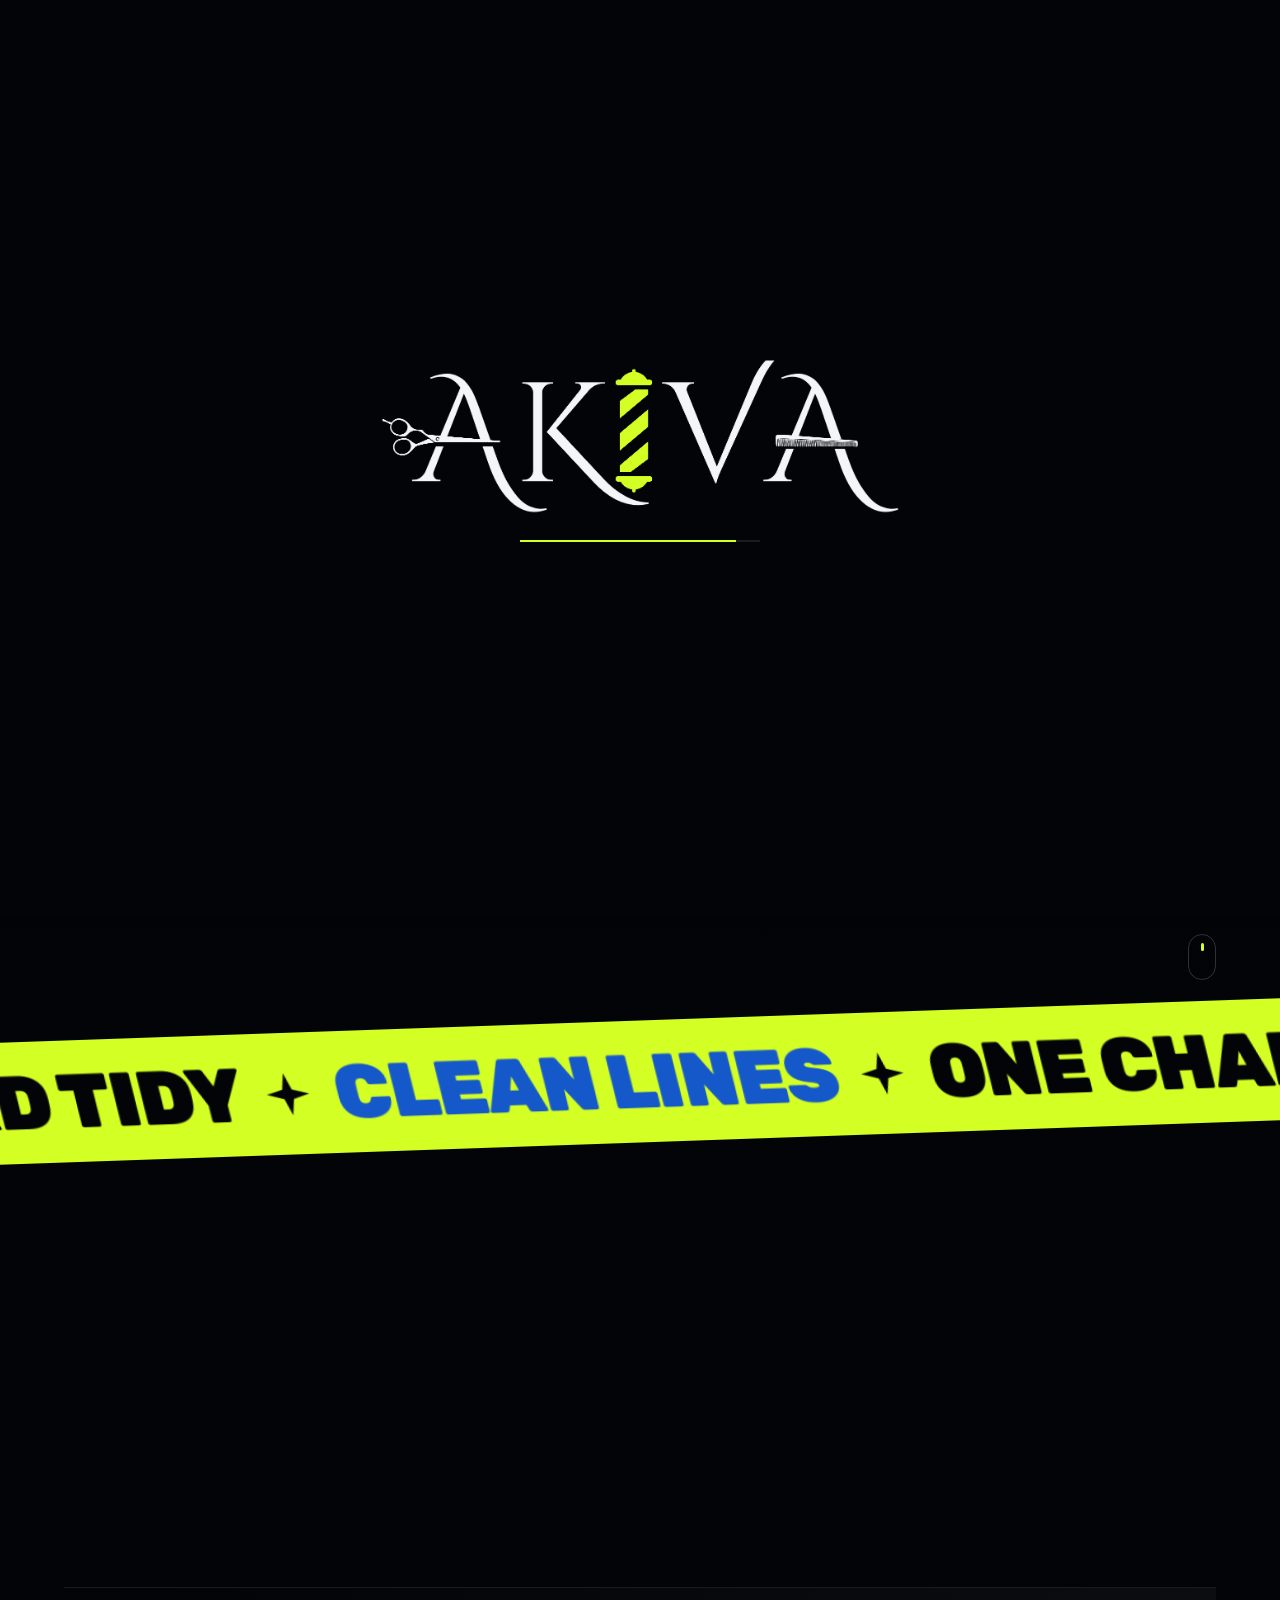
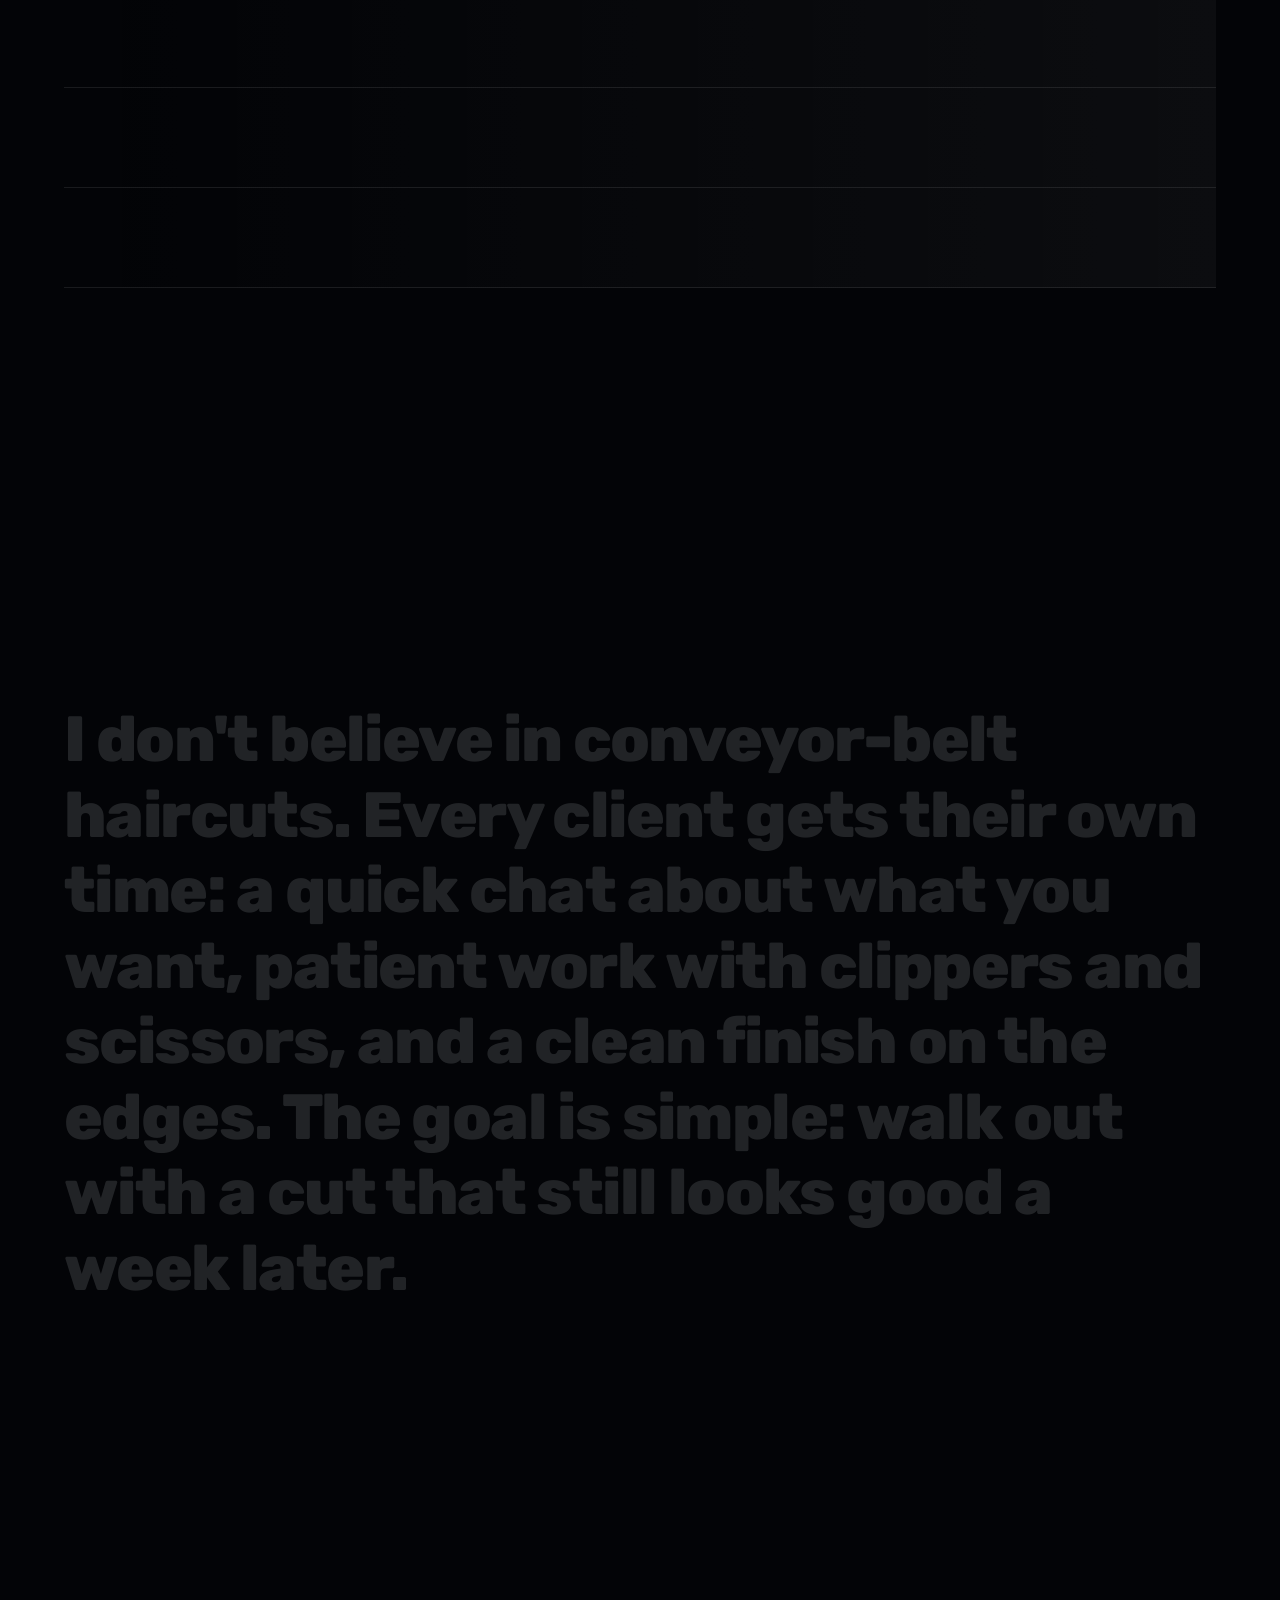
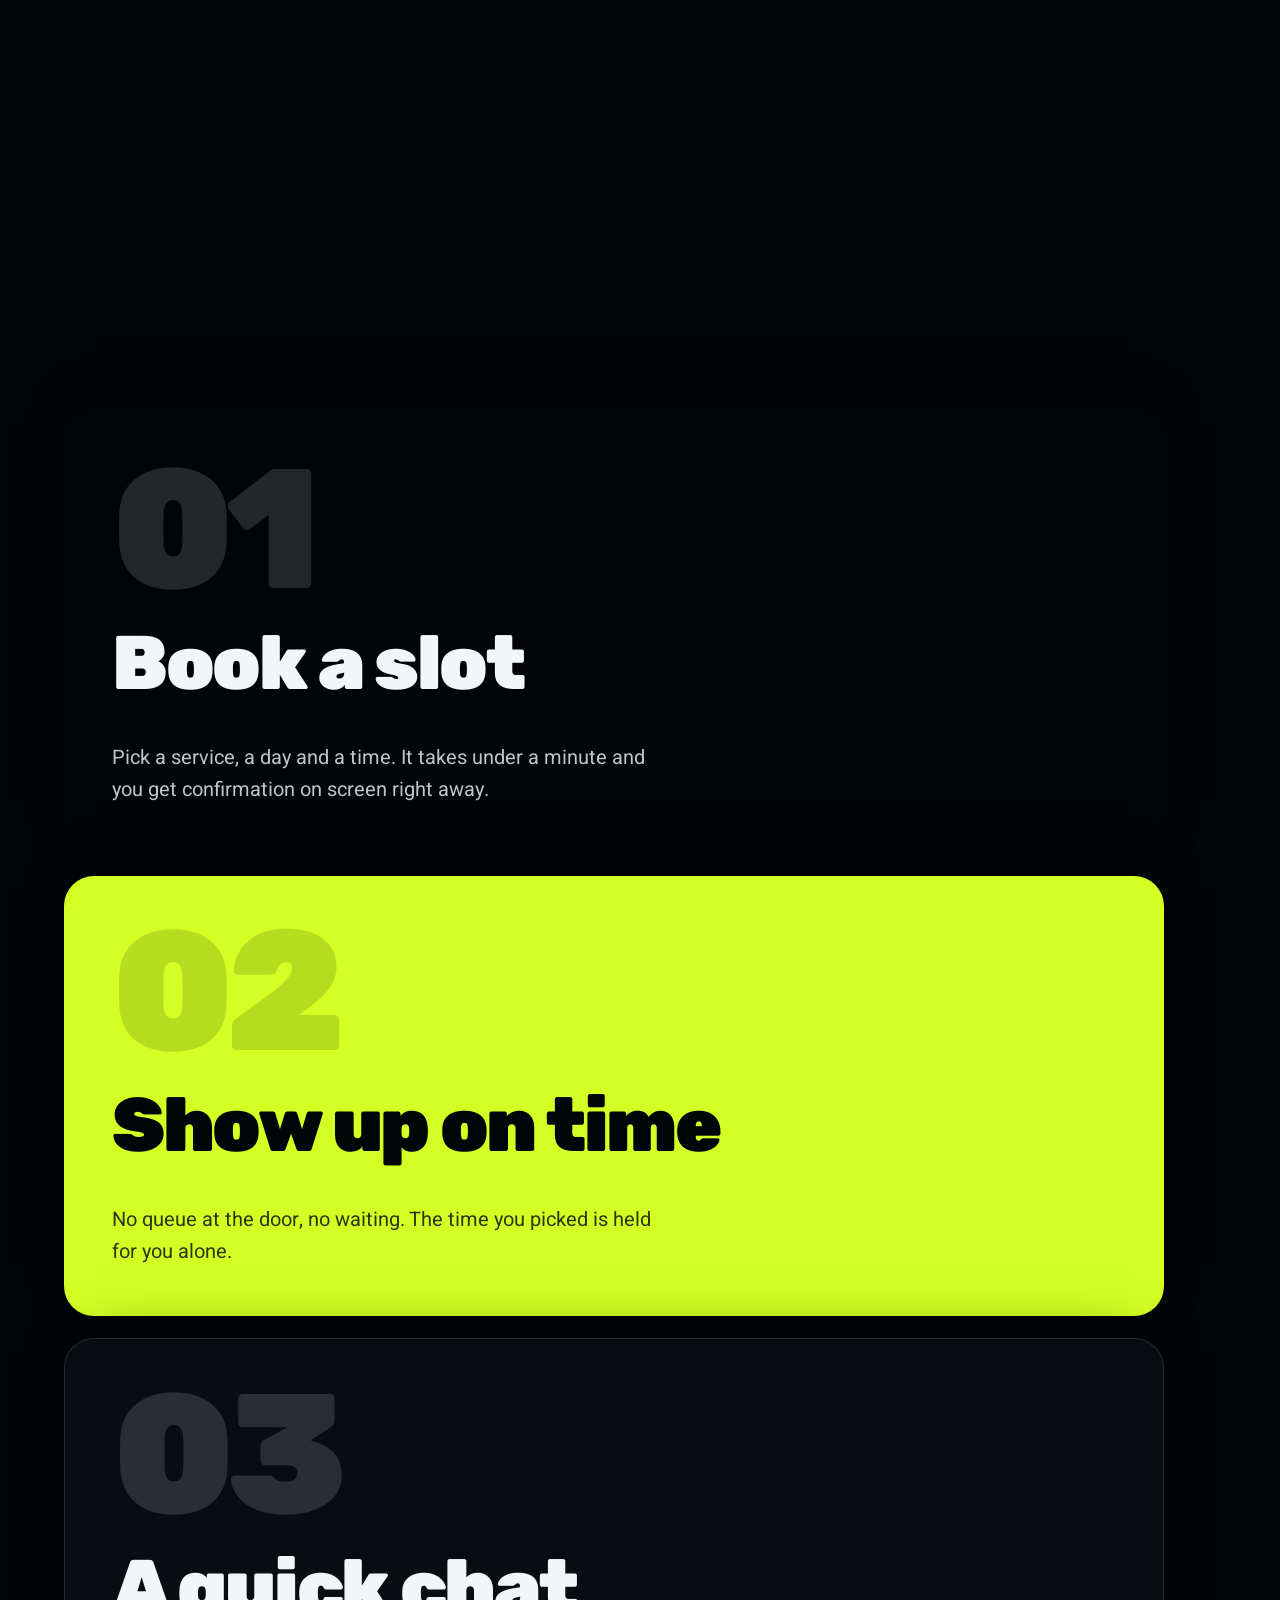
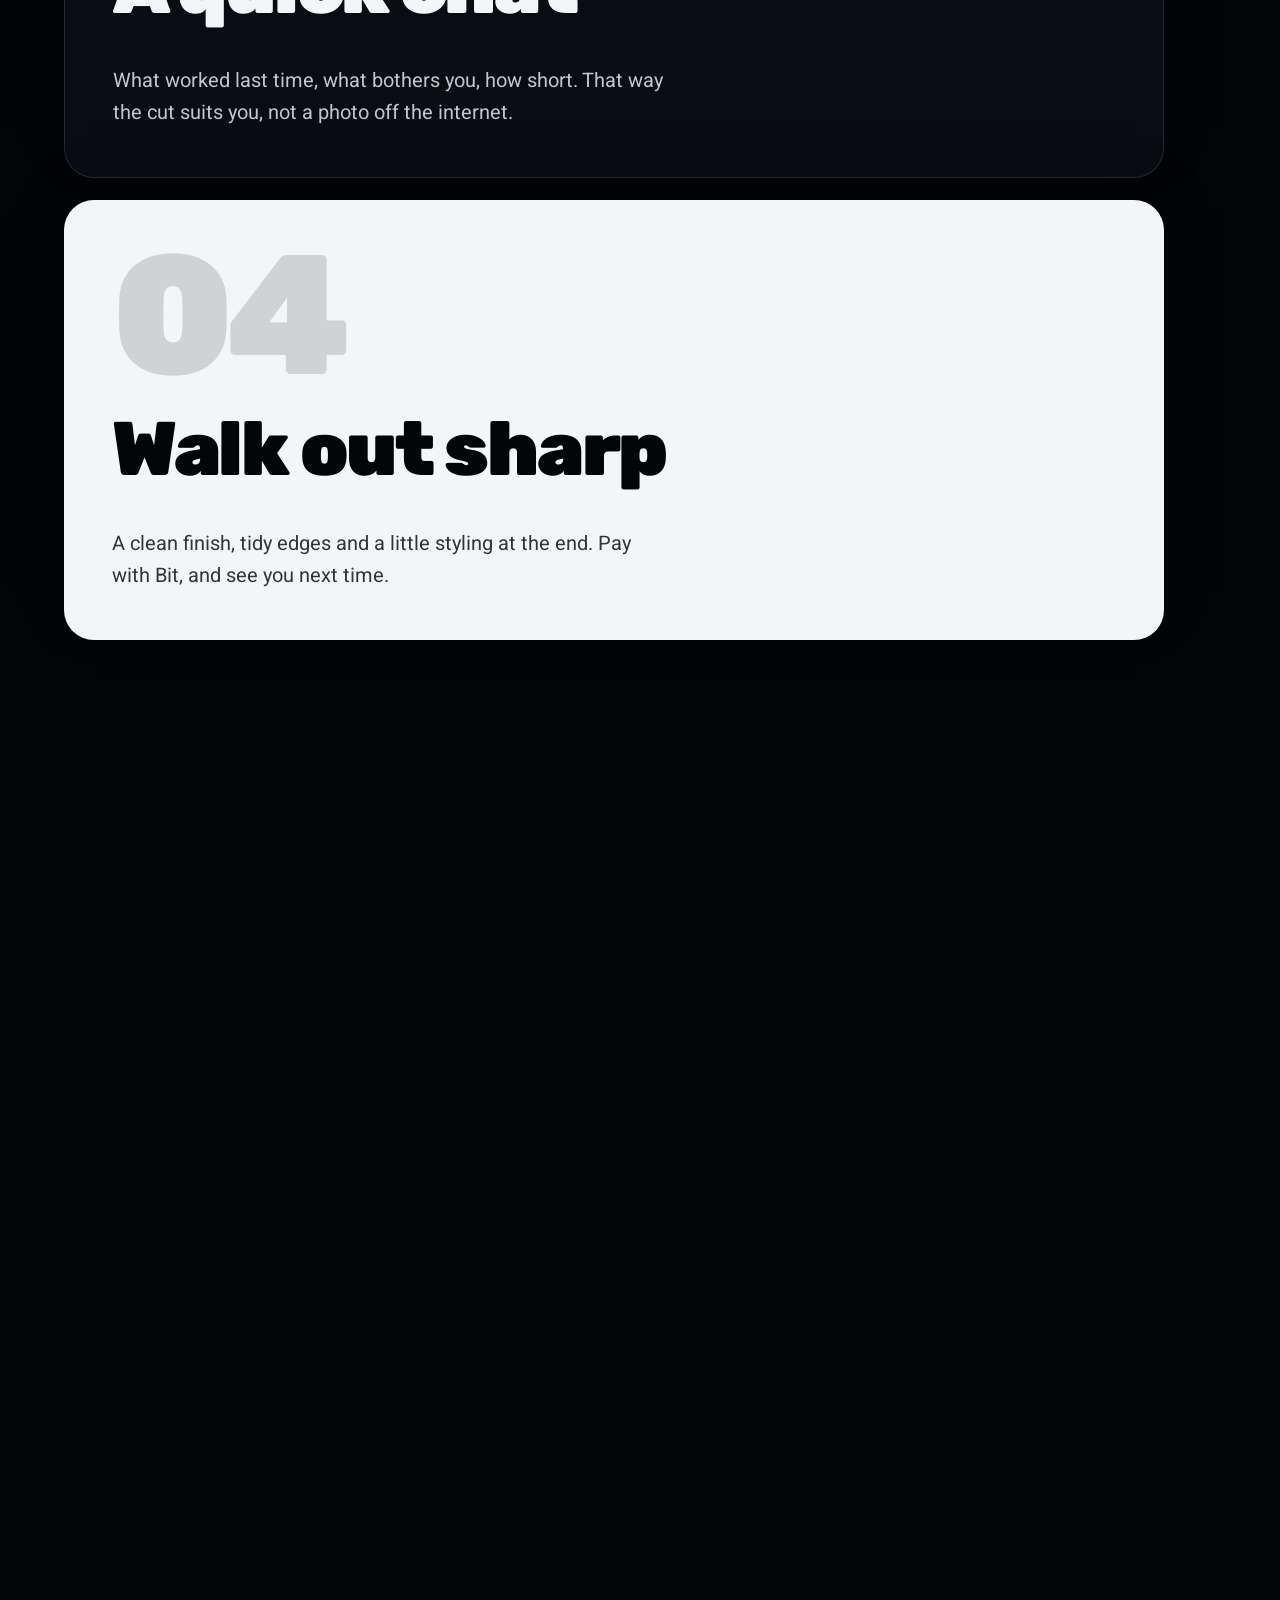
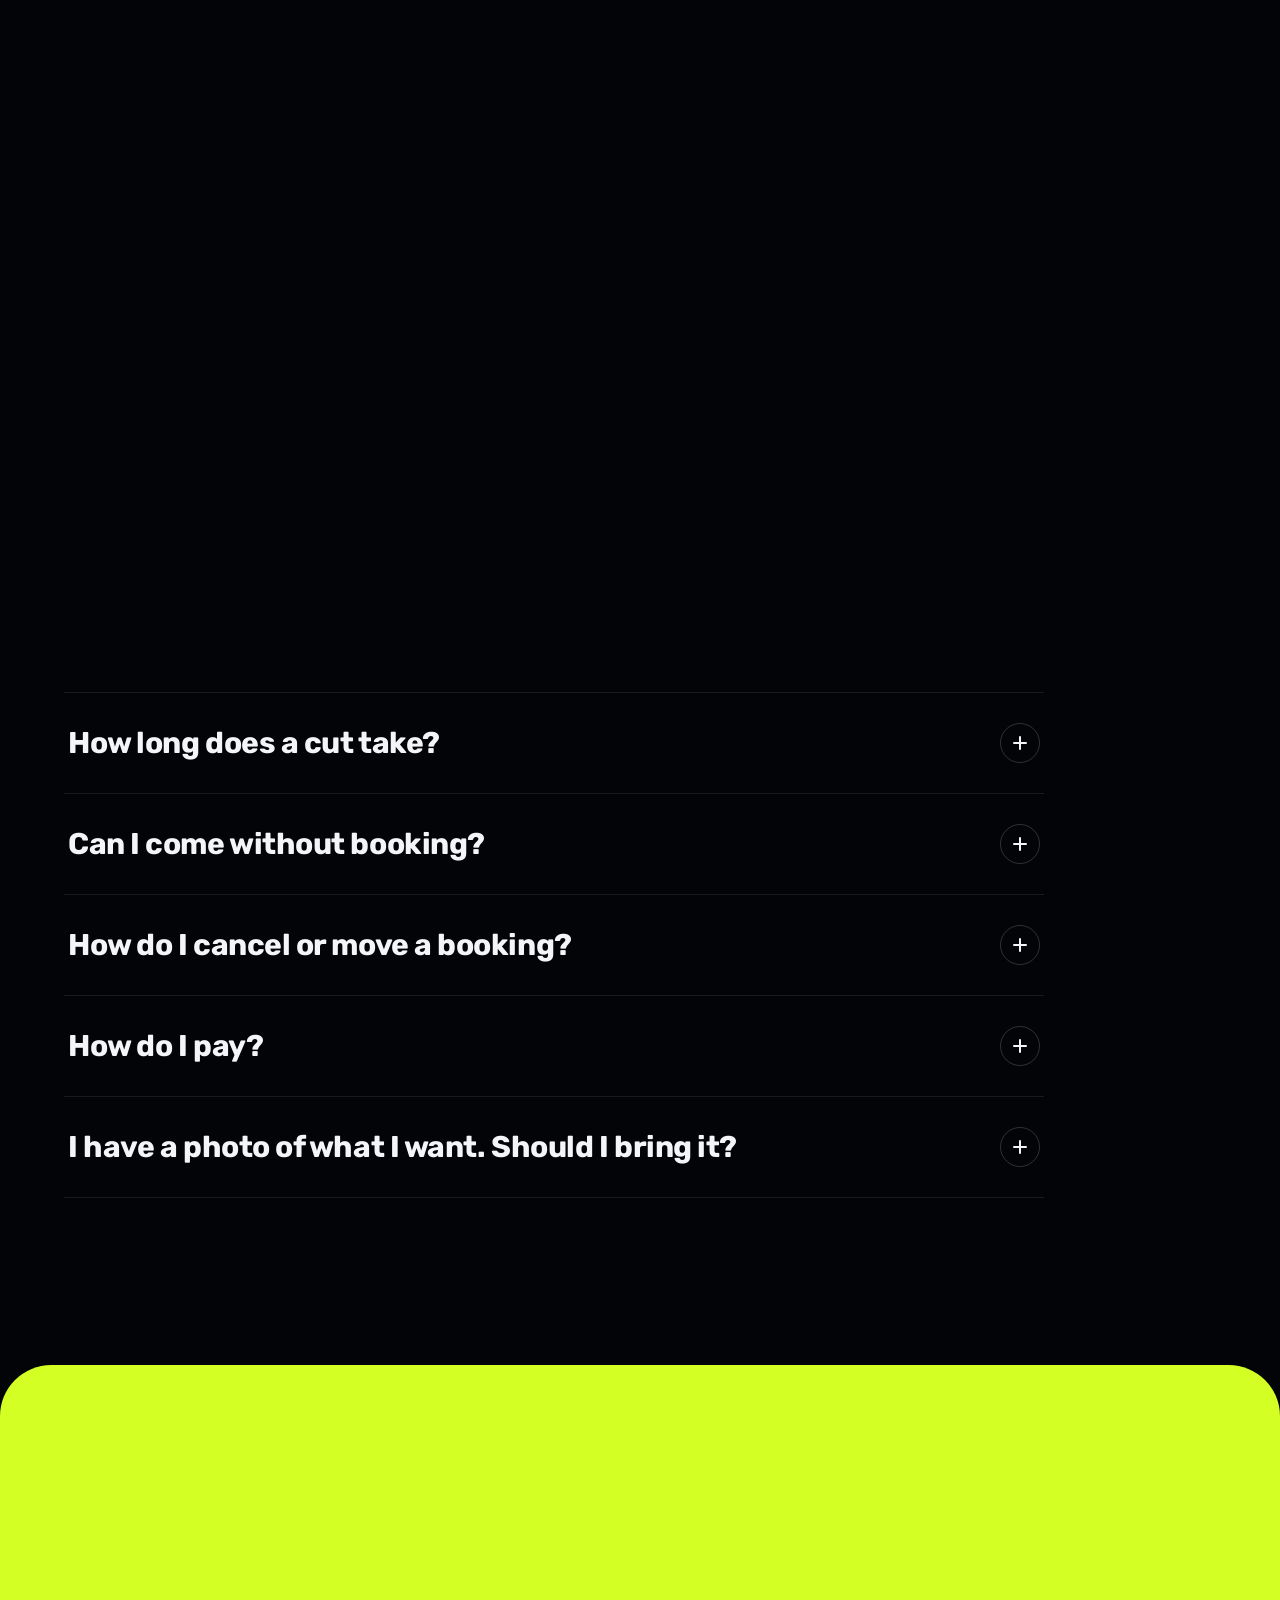
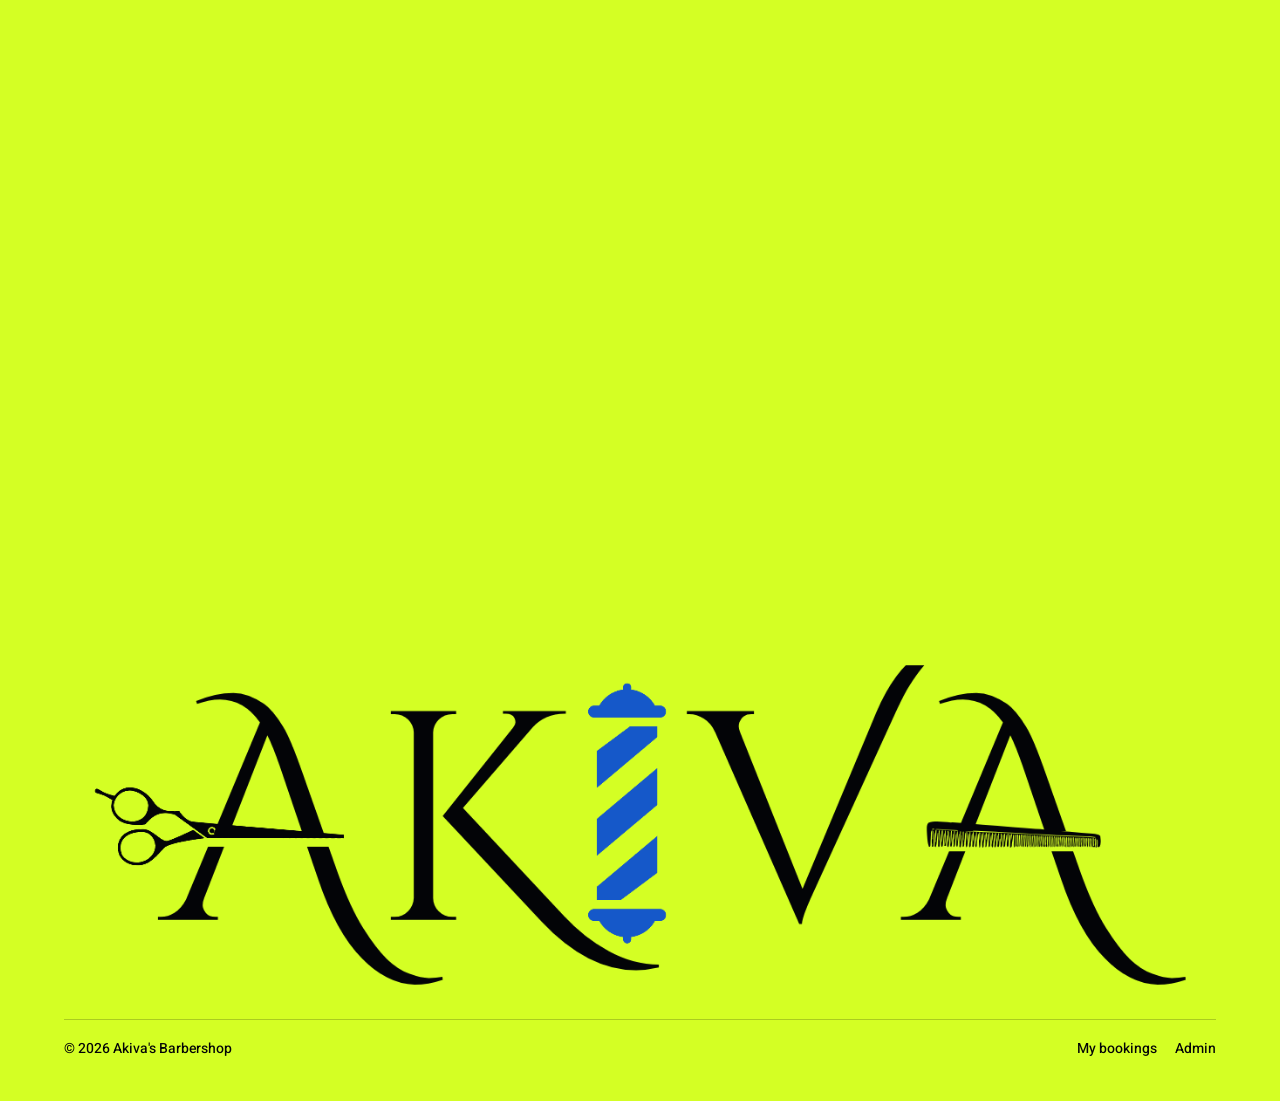
<file: index.html>
<!doctype html>
<html lang="he" dir="rtl">
<head>
<meta charset="utf-8">
<meta name="build" content="202611130815">
<meta name="viewport" content="width=device-width, initial-scale=1, viewport-fit=cover">
<meta name="apple-mobile-web-app-capable" content="yes">
<meta name="mobile-web-app-capable" content="yes">
<meta name="apple-mobile-web-app-status-bar-style" content="black-translucent">
<meta name="apple-mobile-web-app-title" content="המספרה של עקיבא">
<meta name="theme-color" content="#030407">
<meta name="description" content="המספרה של עקיבא. פיידים, תספורות וסידור זקן במספרה של כיסא אחד. קובעים תור אונליין ומגיעים בלי לחכות.">
<meta property="og:type" content="website">
<meta property="og:site_name" content="המספרה של עקיבא">
<meta property="og:locale" content="he_IL">
<meta property="og:url" content="https://akiva47.github.io/akiva-barbershop/">
<meta property="og:title" content="המספרה של עקיבא · פיידים, תספורות וזקן">
<meta property="og:description" content="מספרה של כיסא אחד, בלי לחכות בתור. רואים שעות פנויות וקובעים תור אונליין תוך דקה.">
<meta property="og:image" content="https://akiva47.github.io/akiva-barbershop/assets/og.jpg">
<meta property="og:image:width" content="1200">
<meta property="og:image:height" content="630">
<meta property="og:image:alt" content="AKIVA barbershop">
<meta name="twitter:card" content="summary_large_image">
<link rel="canonical" href="https://akiva47.github.io/akiva-barbershop/">
<title>המספרה של עקיבא · פיידים, תספורות וזקן · קביעת תור אונליין</title>
<link rel="apple-touch-icon" href="assets/icon-180.png">
<link rel="icon" type="image/png" href="assets/icon-192.png">
<link rel="manifest" href="manifest.webmanifest">
<link rel="preconnect" href="https://fonts.googleapis.com">
<link rel="preconnect" href="https://fonts.gstatic.com" crossorigin>
<link rel="stylesheet" href="https://fonts.googleapis.com/css2?family=Heebo:wght@300;400;500;700&family=Rubik:wght@500;700;800;900&display=swap">
<link rel="stylesheet" href="css/site.css?v=202611130815">
</head>
<body class="site is-loading" data-title="pageTitle">

<!-- ============================== preloader ============================== -->
<div class="preloader" id="preloader" aria-hidden="true">
  <img class="pl-logo" src="assets/logo.png" alt="" width="1261" height="377">
  <div class="pl-bar"><span></span></div>
</div>

<div class="progress" aria-hidden="true"><span id="progressBar"></span></div>
<div class="hover-img" id="hoverImg" aria-hidden="true"><img alt=""></div>

<!-- The pole travels down the page as you scroll, like a product shot. -->
<div class="pole-fly" id="poleFly" aria-hidden="true">
  <div class="pole3d">
    <div class="pole3d-cap top"></div>
    <div class="pole3d-glass"><div class="pole3d-stripes"></div></div>
    <div class="pole3d-cap bottom"></div>
  </div>
</div>

<!-- ================================= nav ================================= -->
<header class="nav" id="nav">
  <a class="logo" href="#top" aria-label="AKIVA barbershop">
    <img class="logo-img" src="assets/logo.png" alt="AKIVA" width="1261" height="377">
  </a>
  <nav class="nav-links" aria-label="sections">
    <a href="#services" data-t="navServices">שירותים</a>
    <a href="#work" data-t="navWork" class="needs-gallery">עבודות</a>
    <a href="#about" data-t="navAbout">עליי</a>
    <a href="#faq" data-t="navFaq">שאלות</a>
    <a href="#contact" data-t="navContact">צור קשר</a>
  </nav>
  <div class="nav-end">
    <div class="lang-toggle" role="group" aria-label="Language">
      <button type="button" data-lang-btn="he" aria-pressed="true">עב</button>
      <button type="button" data-lang-btn="en" aria-pressed="false">EN</button>
    </div>
    <button type="button" class="btn btn-main btn-sm nav-book" data-book data-magnetic><span data-t="bookNow">קבע תור</span></button>
    <button type="button" class="burger" id="burger" aria-label="menu" aria-expanded="false"><span></span><span></span></button>
  </div>
</header>

<div class="menu" id="menu" aria-hidden="true">
  <div class="menu-bg"></div>
  <nav class="menu-links">
    <a href="#services"><span data-t="navServices">שירותים</span></a>
    <a href="#work" class="needs-gallery"><span data-t="navWork">עבודות</span></a>
    <a href="#about"><span data-t="navAbout">עליי</span></a>
    <a href="#faq"><span data-t="navFaq">שאלות</span></a>
    <a href="#contact"><span data-t="navContact">צור קשר</span></a>
    <a href="#" data-mine><span data-t="navMyAppts">התורים שלי</span></a>
  </nav>
  <div class="menu-foot">
    <div class="lang-toggle" role="group" aria-label="Language">
      <button type="button" data-lang-btn="he" aria-pressed="true">עב</button>
      <button type="button" data-lang-btn="en" aria-pressed="false">EN</button>
    </div>
    <div class="menu-social" id="menuSocial"></div>
  </div>
</div>

<main id="top">

  <!-- ================================ hero ================================ -->
  <section class="hero" id="hero" data-pole="0.78,0.52,12,1.05" data-bg="#030407">
    <div class="hero-bg" aria-hidden="true">
      <img id="heroImg" class="hero-img hidden" alt="">
      <div class="hero-rays"></div>
    </div>
    <div class="hero-inner">
      <button type="button" class="next-free" id="nextFree" data-book>
        <span class="pulse"></span>
        <span class="nf-label" data-t="nextFree">התור הפנוי הבא</span>
        <b id="nextFreeTime">…</b>
      </button>
      <h1 class="hero-title" id="heroTitle" data-lines></h1>
      <p class="hero-sub" id="heroSub" data-reveal style="--d:.55s"></p>
      <div class="hero-ctas" data-reveal style="--d:.7s">
        <button type="button" class="btn btn-main btn-lg" data-book data-magnetic>
          <span data-t="bookNow">קבע תור</span>
          <svg viewBox="0 0 24 24" class="arr" aria-hidden="true"><path d="M5 12h14M13 6l6 6-6 6"/></svg>
        </button>
        <a href="#services" class="btn btn-ghost btn-lg" data-magnetic><span data-t="heroPrices">למחירון</span></a>
      </div>
      <a href="#work" class="hero-proof hidden" id="heroProof" data-reveal style="--d:.78s">
        <span class="hp-thumbs" id="hpThumbs"></span>
        <span class="hp-text"><b id="hpRating"></b><small id="hpLabel"></small></span>
      </a>
      <ul class="hero-facts" data-reveal style="--d:.85s">
        <li><b data-t="fact1">כיסא אחד</b><span data-t="fact1s">כל תור רק שלך</span></li>
        <li><b data-t="fact2">פחות מדקה</b><span data-t="fact2s">לקבוע תור באתר</span></li>
        <li><b data-t="fact3">בלי המתנה</b><span data-t="fact3s">מגיעים ויושבים</span></li>
      </ul>
    </div>
    <a href="#approach" class="hero-scroll" aria-label="scroll"><i></i></a>
  </section>

  <!-- =============================== marquee ============================== -->
  <div class="marquee" id="marquee" aria-hidden="true"><div class="marquee-track" id="marqueeTrack"></div></div>

  <!-- ============================== services ============================== -->
  <section class="section" id="services" data-pole="0.93,0.45,24,0.6" data-bg="#030407">
    <div class="sec-head">
      <span class="kicker" data-reveal data-t="servicesKicker">מחירון</span>
      <h2 class="sec-title" data-lines data-t-lines="servicesTitle"></h2>
      <p class="sec-sub" data-reveal data-t="servicesSub"></p>
    </div>
    <div class="svc-list" id="svcList">
      <div class="svc-skel"></div><div class="svc-skel"></div><div class="svc-skel"></div>
    </div>
  </section>

  <!-- =============================== gallery ============================== -->
  <section class="work static hidden" id="work" data-pole="0.5,1.4,90,0.5" data-bg="#030407">
    <div class="work-pin" id="workPin">
      <div class="work-sticky">
        <div class="sec-head work-head">
          <div>
            <span class="kicker" data-reveal data-t="workKicker">מהכיסא</span>
            <h2 class="sec-title" data-lines data-t-lines="workTitle"></h2>
          </div>
          <div class="work-arrows" data-reveal>
            <button type="button" class="icon-btn" id="workPrev" aria-label="previous"><svg viewBox="0 0 24 24" class="flip"><path d="M15 6l-6 6 6 6"/></svg></button>
            <button type="button" class="icon-btn" id="workNext" aria-label="next"><svg viewBox="0 0 24 24" class="flip"><path d="M9 6l6 6-6 6"/></svg></button>
          </div>
        </div>
        <div class="work-track" id="workTrack"></div>
      </div>
    </div>
  </section>

  <!-- ============================ testimonials ============================ -->
  <section class="section reviews hidden" id="reviews" data-bg="#030407">
    <div class="sec-head">
      <span class="kicker" data-reveal data-t="reviewsKicker">מה אומרים</span>
      <h2 class="sec-title" data-lines data-t-lines="reviewsTitle"></h2>
    </div>
    <p class="rv-empty hidden" id="rvEmpty" data-t="reviewsFirst">עוד אין כאן תגובות. היית אצלי? תהיה הראשון לכתוב.</p>
    <div class="rv-grid" id="rvStage"></div>
    <div class="rv-actions">
      <button type="button" class="btn btn-ghost rv-more hidden" id="rvMore"><span data-t="reviewsMore">עוד תגובות</span></button>
      <button type="button" class="btn btn-main" id="rvWrite" aria-expanded="false"><span data-t="reviewWrite">כתוב תגובה</span></button>
    </div>

    <form class="rv-form" id="rvForm" novalidate aria-hidden="true">
      <div class="rv-form-in">
        <h3 data-t="reviewFormTitle">איך היה אצלי?</h3>
        <div class="rv-rate" id="rvRate" role="radiogroup" aria-label="rating">
          <button type="button" data-v="1" aria-label="1">★</button><button type="button" data-v="2" aria-label="2">★</button><button type="button" data-v="3" aria-label="3">★</button><button type="button" data-v="4" aria-label="4">★</button><button type="button" data-v="5" aria-label="5">★</button>
        </div>
        <label class="fl">
          <input id="rvName" type="text" maxlength="40" autocomplete="given-name" placeholder=" " required>
          <span data-t="reviewName">השם שלך</span>
        </label>
        <label class="fl fl-area">
          <textarea id="rvText" maxlength="600" rows="4" placeholder=" " required></textarea>
          <span data-t="reviewText">מה תרצה לספר?</span>
        </label>
        <!-- left empty by people, filled in by bots -->
        <input type="text" id="rvHp" class="hp" tabindex="-1" autocomplete="off" aria-hidden="true">
        <div id="rvNotice" class="notice hidden"></div>
        <button class="btn btn-main btn-lg btn-block" type="submit" id="rvSend"><span data-t="reviewSend">שלח תגובה</span></button>
        <p class="fine" data-t="reviewModerated">התגובה תופיע באתר אחרי שעקיבא יאשר אותה.</p>
      </div>
    </form>
  </section>

  <!-- ============================== approach ============================== -->
  <section class="section approach" id="approach" data-pole="0.93,0.5,-18,0.75" data-bg="#030407">
    <span class="kicker" data-reveal data-t="approachKicker">הגישה</span>
    <p class="scrub" id="manifesto" data-scrub></p>
  </section>

  <!-- =============================== process ============================== -->
  <section class="section process" id="process" data-pole="0.5,1.3,90,0.5" data-bg="#1558C9">
    <div class="sec-head">
      <span class="kicker kicker-dark" data-reveal data-t="processKicker">איך זה עובד</span>
      <h2 class="sec-title" data-lines data-t-lines="processTitle"></h2>
    </div>
    <div class="steps" id="steps">
      <article class="step" data-spot><i>01</i><h3 data-t="step1t"></h3><p data-t="step1p"></p></article>
      <article class="step" data-spot><i>02</i><h3 data-t="step2t"></h3><p data-t="step2p"></p></article>
      <article class="step" data-spot><i>03</i><h3 data-t="step3t"></h3><p data-t="step3p"></p></article>
      <article class="step" data-spot><i>04</i><h3 data-t="step4t"></h3><p data-t="step4p"></p></article>
    </div>
  </section>

  <!-- ================================ stats =============================== -->
  <section class="stats hidden" id="stats">
    <div class="stat" data-reveal><b data-count="0" id="statYears">0</b><span data-t="statYears">שנות ניסיון</span></div>
    <div class="stat" data-reveal style="--d:.1s"><b data-count="0" id="statClients">0</b><span data-t="statClients">לקוחות מרוצים</span></div>
    <div class="stat" data-reveal style="--d:.2s"><b data-count="0" id="statCuts">0</b><span data-t="statCuts">תספורות</span></div>
  </section>

  <!-- ================================ about =============================== -->
  <section class="section about" id="about" data-pole="0.94,0.3,-10,0.55" data-bg="#030407">
    <div class="about-media" data-reveal="clip">
      <img id="aboutImg" class="hidden" alt="">
      <div class="about-art" id="aboutArt" aria-hidden="true">
        <img src="assets/logo.png" alt="" loading="lazy">
      </div>
    </div>
    <div class="about-body">
      <span class="kicker" data-reveal data-t="aboutKicker">קצת עליי</span>
      <h2 class="sec-title" data-lines id="aboutTitle"></h2>
      <p class="about-text" id="aboutText" data-reveal></p>

      <div class="hours" id="contact" data-reveal data-spot>
        <div class="hours-head">
          <h3 data-t="hoursTitle">שעות פתיחה</h3>
          <span class="open-badge" id="openBadge"></span>
        </div>
        <ul class="hours-list" id="hoursList"></ul>
      </div>

      <div class="contact-row" id="contactRow" data-reveal></div>
      <button type="button" class="btn btn-ghost share-btn" data-share data-reveal>
        <svg viewBox="0 0 24 24" aria-hidden="true"><circle cx="18" cy="5" r="3"/><circle cx="6" cy="12" r="3"/><circle cx="18" cy="19" r="3"/><path d="M8.6 13.5l6.8 4M15.4 6.5l-6.8 4"/></svg>
        <span data-t="shareShop">שלח את המספרה לחבר</span>
      </button>
      <p class="address" id="address"></p>
    </div>
  </section>

  <!-- ================================= faq ================================ -->
  <section class="section faq" id="faq" data-pole="0.92,0.55,20,0.6" data-bg="#030407">
    <div class="sec-head">
      <span class="kicker" data-reveal data-t="faqKicker">לפני שמגיעים</span>
      <h2 class="sec-title" data-lines data-t-lines="faqTitle"></h2>
    </div>
    <div class="faq-list" id="faqList"></div>
  </section>

  <!-- ================================= cta ================================ -->
  <section class="cta" id="cta" data-pole="0.5,1.5,0,0.5">
    <h2 class="cta-title" data-lines data-t-lines="ctaBig"></h2>
    <p class="cta-sub" data-reveal data-t="ctaSub"></p>
    <button type="button" class="btn btn-dark btn-xl" data-book data-magnetic data-reveal>
      <span data-t="bookNow">קבע תור</span>
      <svg viewBox="0 0 24 24" class="arr" aria-hidden="true"><path d="M5 12h14M13 6l6 6-6 6"/></svg>
    </button>
  </section>

  <footer class="footer">
    <img class="footer-logo" src="assets/logo-dark.png" alt="AKIVA" width="1261" height="377" loading="lazy">
    <div class="footer-row">
      <span>© <span id="year"></span> <span data-t="shopName">המספרה של עקיבא</span></span>
      <span class="footer-links">
        <a href="#" data-mine data-t="navMyAppts">התורים שלי</a>
        <a href="admin.html" data-t="adminTitle">ניהול</a>
      </span>
    </div>
  </footer>
</main>

<!-- mobile sticky booking bar -->
<div class="dock" id="dock">
  <button type="button" class="btn btn-main dock-book" data-book><span data-t="bookNow">קבע תור</span></button>
  <a class="dock-btn dock-wa hidden" id="dockWa" target="_blank" rel="noopener noreferrer" aria-label="WhatsApp"><svg viewBox="0 0 24 24" aria-hidden="true" class="wa-ico"><path d="M12 2a10 10 0 0 0-8.6 15.1L2 22l5-1.3A10 10 0 1 0 12 2zm0 18.2a8.2 8.2 0 0 1-4.2-1.1l-.3-.2-3 .8.8-2.9-.2-.3A8.2 8.2 0 1 1 12 20.2zm4.5-6.1c-.2-.1-1.5-.7-1.7-.8-.2-.1-.4-.1-.6.1l-.8 1c-.1.2-.3.2-.5.1a6.7 6.7 0 0 1-3.3-2.9c-.2-.4.2-.4.7-1.3.1-.2 0-.3 0-.4l-.8-1.9c-.2-.5-.4-.4-.6-.4h-.5a1 1 0 0 0-.7.3 3 3 0 0 0-.9 2.2 5.2 5.2 0 0 0 1.1 2.8 12 12 0 0 0 4.6 4c1.7.7 2.4.8 3.2.7.5-.1 1.5-.6 1.7-1.2.2-.6.2-1.1.2-1.2-.1-.1-.3-.2-.5-.3z"/></svg></a>
  <a class="dock-btn hidden" id="dockBit" target="_blank" rel="noopener noreferrer" aria-label="Bit">bit</a>
  <button type="button" class="dock-btn" data-mine aria-label="my bookings">
    <svg viewBox="0 0 24 24" aria-hidden="true"><rect x="3.5" y="5" width="17" height="15" rx="3"/><path d="M3.5 10h17M8 3v4M16 3v4"/></svg>
  </button>
</div>

<!-- desktop WhatsApp button -->
<a class="wa-fab hidden" id="waFab" target="_blank" rel="noopener noreferrer" data-magnetic><svg viewBox="0 0 24 24" aria-hidden="true" class="wa-ico"><path d="M12 2a10 10 0 0 0-8.6 15.1L2 22l5-1.3A10 10 0 1 0 12 2zm0 18.2a8.2 8.2 0 0 1-4.2-1.1l-.3-.2-3 .8.8-2.9-.2-.3A8.2 8.2 0 1 1 12 20.2zm4.5-6.1c-.2-.1-1.5-.7-1.7-.8-.2-.1-.4-.1-.6.1l-.8 1c-.1.2-.3.2-.5.1a6.7 6.7 0 0 1-3.3-2.9c-.2-.4.2-.4.7-1.3.1-.2 0-.3 0-.4l-.8-1.9c-.2-.5-.4-.4-.6-.4h-.5a1 1 0 0 0-.7.3 3 3 0 0 0-.9 2.2 5.2 5.2 0 0 0 1.1 2.8 12 12 0 0 0 4.6 4c1.7.7 2.4.8 3.2.7.5-.1 1.5-.6 1.7-1.2.2-.6.2-1.1.2-1.2-.1-.1-.3-.2-.5-.3z"/></svg><span data-t="waChat">שלחו הודעה בוואטסאפ</span></a>

<!-- ============================ booking sheet ============================ -->
<div class="sheet" id="sheet" role="dialog" aria-modal="true" aria-hidden="true" aria-labelledby="sheetTitle">
  <div class="sheet-inner">
    <header class="sheet-head">
      <button type="button" class="icon-btn" id="sheetBack" aria-label="back">
        <svg viewBox="0 0 24 24" class="flip"><path d="M15 6l-6 6 6 6"/></svg>
      </button>
      <div class="sheet-titles">
        <small id="sheetStep"></small>
        <h2 id="sheetTitle"></h2>
      </div>
      <button type="button" class="icon-btn" id="sheetClose" aria-label="close">
        <svg viewBox="0 0 24 24"><path d="M6 6l12 12M18 6L6 18"/></svg>
      </button>
    </header>
    <div class="sheet-progress"><span id="sheetProgress"></span></div>

    <div class="sheet-body" id="sheetBody">
      <div id="sheetNotice" class="notice notice-error hidden"></div>

      <!-- 1 service -->
      <div class="pane" data-pane="svc">
        <div class="pick-list" id="pickServices"></div>
      </div>

      <!-- 2 day + time -->
      <div class="pane" data-pane="time">
        <div class="chosen" id="chosenSvc"></div>
        <div class="month-label" id="monthLabel"></div>
        <div class="days" id="days"></div>
        <div class="slots-wrap">
          <div class="slots" id="slots"></div>
          <div class="empty hidden" id="slotsEmpty"></div>
        </div>
      </div>

      <!-- 3 details -->
      <div class="pane" data-pane="details">
        <div class="ticket mini" id="summary"></div>
        <form id="bookForm" novalidate autocomplete="on">
          <label class="fl">
            <input id="cName" type="text" autocomplete="name" maxlength="60" placeholder=" " required>
            <span data-t="name">שם מלא</span>
          </label>
          <label class="fl">
            <input id="cPhone" type="tel" inputmode="tel" autocomplete="tel" maxlength="25" placeholder=" " required>
            <span data-t="phone">טלפון</span>
          </label>
          <label class="fl">
            <input id="cNote" type="text" maxlength="200" placeholder=" ">
            <span data-t="note">הערה (לא חובה)</span>
          </label>
          <label class="check">
            <input type="checkbox" id="cRemember" checked>
            <span class="check-box"></span>
            <span data-t="rememberMe">זכור את הפרטים שלי במכשיר הזה</span>
          </label>
          <div id="formNotice" class="notice notice-error hidden"></div>
          <button class="btn btn-main btn-lg btn-block" type="submit" id="bookBtn"><span data-t="book">קבע תור</span></button>
        </form>
      </div>

      <!-- done -->
      <div class="pane" data-pane="done">
        <canvas class="confetti" id="confetti"></canvas>
        <div class="done-check">
          <svg viewBox="0 0 120 120"><circle cx="60" cy="60" r="52"/><path d="M38 62 l15 15 l30 -34"/></svg>
        </div>
        <h3 class="done-title" data-t="confirmedTitle">התור נקבע!</h3>
        <p class="done-sub" data-t="confirmedBody">נתראה בכיסא.</p>
        <div class="ticket" id="doneTicket"></div>
        <div class="done-actions">
          <button type="button" class="btn btn-main btn-block" id="icsBtn">
            <svg viewBox="0 0 24 24" aria-hidden="true"><rect x="3.5" y="5" width="17" height="15" rx="3"/><path d="M3.5 10h17M8 3v4M16 3v4"/></svg>
            <span data-t="addToCalendar">הוסף ליומן</span></button>
          <a class="btn btn-bit btn-block hidden" id="doneBit" target="_blank" rel="noopener noreferrer"><span data-t="payBit">לתשלום בביט</span></a>
          <button type="button" class="btn btn-ghost btn-block" id="copyBtn"><span data-t="copyLink">העתק קישור ביטול</span></button>
          <button type="button" class="btn btn-ghost btn-block hidden" id="remindBtn"><span data-t="pushRemind">🔔 תזכיר לי לפני התור</span></button>
          <div id="remindNotice" class="notice hidden"></div>
          <button type="button" class="btn btn-ghost btn-block" data-share><span data-t="shareShop">שלח את המספרה לחבר</span></button>
        </div>
        <p class="fine" data-t="saveThisLink"></p>
        <input id="cancelLink" type="text" readonly class="link-field" aria-label="cancel link">
        <button type="button" class="btn btn-text" id="againBtn"><span data-t="bookAnother">לקבוע תור נוסף</span></button>
      </div>

      <!-- my bookings -->
      <div class="pane" data-pane="mine">
        <p class="fine" data-t="myApptsNote"></p>
        <div class="mine-list" id="mineList"></div>
      </div>
    </div>
  </div>
</div>

<!-- =============================== lightbox ============================== -->
<div class="lightbox" id="lightbox" aria-hidden="true" role="dialog" aria-modal="true">
  <button type="button" class="icon-btn lb-close" id="lbClose" aria-label="close"><svg viewBox="0 0 24 24"><path d="M6 6l12 12M18 6L6 18"/></svg></button>
  <button type="button" class="icon-btn lb-prev" id="lbPrev" aria-label="previous"><svg viewBox="0 0 24 24" class="flip"><path d="M15 6l-6 6 6 6"/></svg></button>
  <figure class="lb-fig"><img id="lbImg" alt=""><figcaption id="lbCap"></figcaption></figure>
  <button type="button" class="icon-btn lb-next" id="lbNext" aria-label="next"><svg viewBox="0 0 24 24" class="flip"><path d="M9 6l6 6-6 6"/></svg></button>
  <div class="lb-count" id="lbCount"></div>
</div>

<script src="js/supabase.js?v=202611130815"></script>
<script src="js/config.js?v=202611130815"></script>
<script src="js/i18n.js?v=202611130815"></script>
<script src="js/common.js?v=202611130815"></script>
<script src="js/fx.js?v=202611130815"></script>
<script src="js/site.js?v=202611130815"></script>
<script src="js/booking.js?v=202611130815"></script>
</body>
</html>
</file>
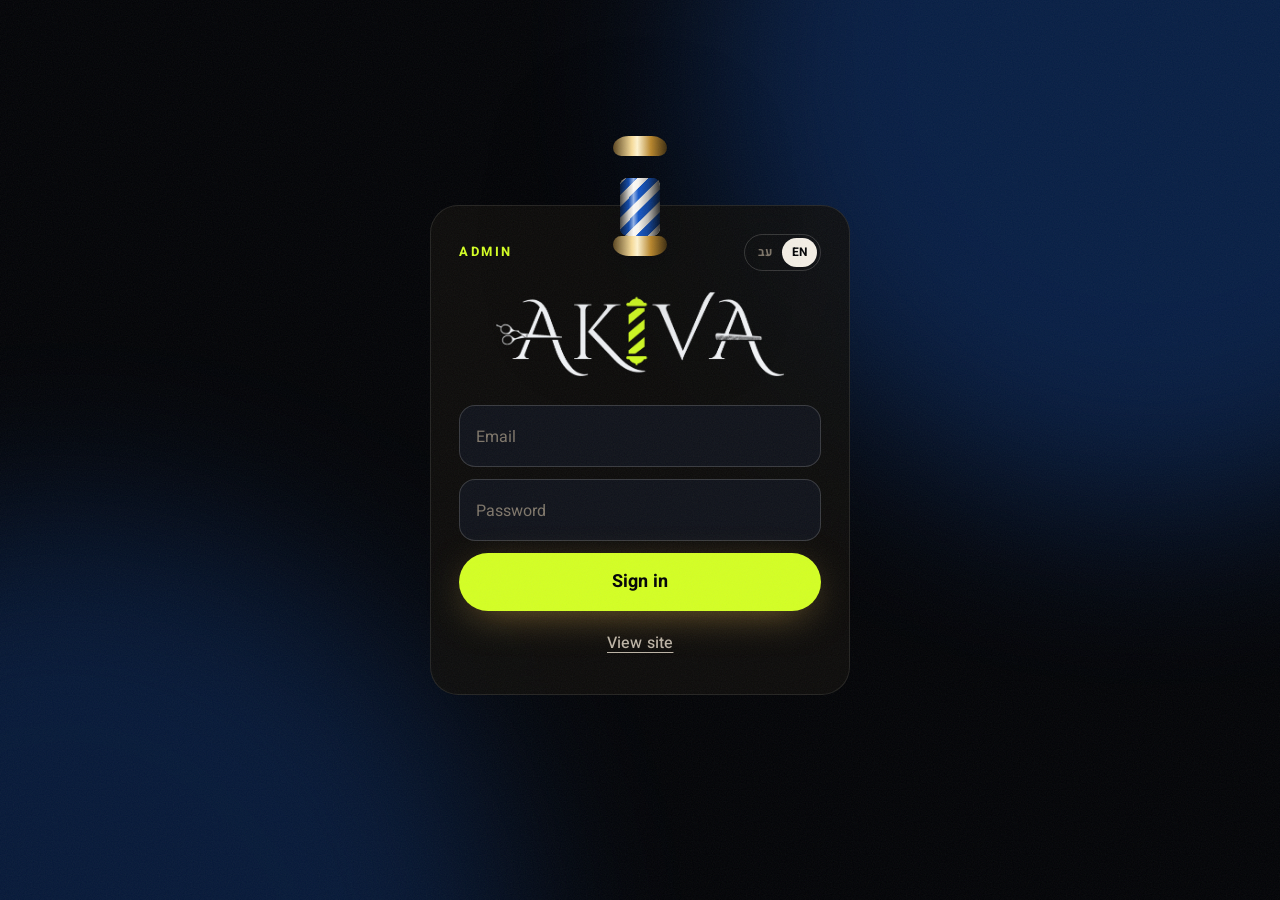
<file: admin.html>
<!doctype html>
<html lang="he" dir="rtl">
<head>
<meta charset="utf-8">
<meta name="build" content="202611130815">
<meta name="viewport" content="width=device-width, initial-scale=1, viewport-fit=cover">
<meta name="apple-mobile-web-app-capable" content="yes">
<meta name="mobile-web-app-capable" content="yes">
<meta name="apple-mobile-web-app-status-bar-style" content="black-translucent">
<meta name="apple-mobile-web-app-title" content="ניהול">
<meta name="theme-color" content="#030407">
<meta name="robots" content="noindex">
<title>ניהול</title>
<link rel="apple-touch-icon" href="assets/icon-180.png">
<link rel="manifest" href="manifest-admin.webmanifest">
<link rel="icon" type="image/png" href="assets/icon-192.png">
<link rel="preconnect" href="https://fonts.googleapis.com">
<link rel="preconnect" href="https://fonts.gstatic.com" crossorigin>
<link rel="stylesheet" href="https://fonts.googleapis.com/css2?family=Heebo:wght@300;400;500;700;800&family=Karantina:wght@400;700&display=swap">
<link rel="stylesheet" href="css/admin-base.css?v=202611130815">
<link rel="stylesheet" href="css/admin.css?v=202611130815">
</head>
<body class="admin">

<div class="grain" aria-hidden="true"></div>

<!-- =============================== sign in =============================== -->
<section class="login hidden" id="loginCard">
  <div class="hero-glow" aria-hidden="true"></div>
  <div class="login-card">
    <div class="login-pole" aria-hidden="true"><div class="pole3d"><div class="pole3d-cap top"></div><div class="pole3d-glass"><div class="pole3d-stripes"></div></div><div class="pole3d-cap bottom"></div></div></div>
    <div class="login-top">
      <span class="kicker" data-t="adminTitle">ניהול</span>
      <div class="lang-toggle" role="group" aria-label="Language">
        <button type="button" data-lang-btn="he" aria-pressed="true">עב</button>
        <button type="button" data-lang-btn="en" aria-pressed="false">EN</button>
      </div>
    </div>
    <h1 class="login-title"><img src="assets/logo.png" alt="AKIVA" width="1261" height="377"></h1>
    <form id="loginForm" novalidate>
      <label class="fl">
        <input id="email" type="email" autocomplete="username" placeholder=" " required>
        <span data-t="email">אימייל</span>
      </label>
      <label class="fl">
        <input id="password" type="password" autocomplete="current-password" placeholder=" " required>
        <span data-t="password">סיסמה</span>
      </label>
      <div id="loginNotice" class="notice notice-error hidden"></div>
      <button class="btn btn-gold btn-lg btn-block" type="submit" id="loginBtn"><span data-t="signIn">התחבר</span></button>
    </form>
    <a href="index.html" class="btn btn-text" style="margin-top:10px"><span data-t="viewSite">לאתר</span></a>
  </div>
</section>

<div class="boot" id="boot"><div class="spinner"></div></div>

<!-- ============================== admin app ============================== -->
<div id="adminApp" class="app hidden">

  <aside class="side">
    <a class="logo" href="index.html" target="_blank" rel="noopener"><img class="logo-img" src="assets/logo.png" alt="AKIVA" width="1261" height="377"></a>
    <nav class="tabs" id="tabs" role="tablist"></nav>
    <div class="side-foot">
      <div class="lang-toggle" role="group" aria-label="Language">
        <button type="button" data-lang-btn="he" aria-pressed="true">עב</button>
        <button type="button" data-lang-btn="en" aria-pressed="false">EN</button>
      </div>
      <a class="side-link" href="index.html" target="_blank" rel="noopener" data-t="viewSite">לאתר</a>
    </div>
  </aside>

  <main class="main">
    <header class="top">
      <div>
        <small class="top-date" id="topDate"></small>
        <h1 class="top-title" id="topTitle"></h1>
      </div>
      <div class="top-end">
        <div class="lang-toggle mobile-only" role="group" aria-label="Language">
          <button type="button" data-lang-btn="he" aria-pressed="true">עב</button>
          <button type="button" data-lang-btn="en" aria-pressed="false">EN</button>
        </div>
        <a class="icon-btn" href="index.html" target="_blank" rel="noopener" aria-label="site"><svg viewBox="0 0 24 24"><path d="M14 4h6v6M20 4l-9 9M18 14v5a1 1 0 0 1-1 1H5a1 1 0 0 1-1-1V7a1 1 0 0 1 1-1h5"/></svg></a>
      </div>
    </header>

    <!-- ============================ dashboard ============================ -->
    <section class="panel" data-panel="dash">
      <div class="kpis">
        <div class="kpi kpi-gold"><small data-t="dashToday">תורים היום</small><b id="kpiToday">–</b></div>
        <div class="kpi"><small data-t="dashWeek">תורים השבוע</small><b id="kpiWeek">–</b></div>
        <div class="kpi"><small data-t="dashRevenue">הכנסה צפויה השבוע</small><b id="kpiRevenue">–</b></div>
      </div>
      <div class="grid-2">
        <div class="card next-card" id="nextCard"></div>
        <div class="card">
          <h3 class="card-title" data-t="dashWeekChart">7 הימים הקרובים</h3>
          <div class="chart" id="weekChart"></div>
        </div>
      </div>
      <div class="card">
        <h3 class="card-title" data-t="dashQuick">פעולות מהירות</h3>
        <div class="quick">
          <button type="button" class="quick-btn" data-quick="photo"><svg viewBox="0 0 24 24"><rect x="3" y="5" width="18" height="14" rx="3"/><circle cx="12" cy="12" r="3.5"/><path d="M8 5l1.5-2h5L16 5"/></svg><span data-t="quickAddPhoto">העלה תמונה</span></button>
          <button type="button" class="quick-btn" data-quick="appt"><svg viewBox="0 0 24 24"><rect x="3.5" y="5" width="17" height="15" rx="3"/><path d="M3.5 10h17M8 3v4M16 3v4M12 13v5M9.5 15.5h5"/></svg><span data-t="quickAddAppt">תור ידני</span></button>
          <button type="button" class="quick-btn" data-quick="dayoff"><svg viewBox="0 0 24 24"><circle cx="12" cy="12" r="9"/><path d="M6 6l12 12"/></svg><span data-t="quickDayOff">יום חופש</span></button>
          <button type="button" class="quick-btn" data-quick="site"><svg viewBox="0 0 24 24"><path d="M4 20h4L19 9l-4-4L4 16z"/><path d="M13.5 6.5l4 4"/></svg><span data-t="tabSite">תוכן האתר</span></button>
        </div>
      </div>
    </section>

    <!-- ============================== diary ============================== -->
    <section class="panel hidden" data-panel="diary">
      <div class="card">
        <div class="diary-nav">
          <button class="icon-btn" id="prevDay" type="button" aria-label="previous"><svg viewBox="0 0 24 24" class="flip"><path d="M15 6l-6 6 6 6"/></svg></button>
          <input type="date" id="diaryDate" class="input">
          <button class="icon-btn" id="nextDay" type="button" aria-label="next"><svg viewBox="0 0 24 24" class="flip"><path d="M9 6l6 6-6 6"/></svg></button>
          <button class="btn btn-ghost btn-sm" id="todayBtn" type="button"><span data-t="today">היום</span></button>
        </div>
        <div class="diary-strip" id="diaryStrip"></div>
      </div>
      <div class="appt-list" id="diaryList"></div>

      <details class="card fold" id="addApptFold">
        <summary><span class="fold-ico">+</span><span><b data-t="addAppt">הוסף תור ידני</b><small data-t="addApptHint">תור שנקבע בטלפון או פנים מול פנים</small></span></summary>
        <div class="form-grid">
          <label class="f"><span data-t="service">שירות</span><select id="maService" class="input"></select></label>
          <label class="f"><span data-t="time">שעה</span><input type="time" id="maTime" class="input" value="10:00"></label>
          <label class="f"><span data-t="name">שם מלא</span><input type="text" id="maName" class="input" maxlength="60"></label>
          <label class="f"><span data-t="phone">טלפון</span><input type="tel" id="maPhone" class="input ltr" maxlength="25"></label>
          <label class="f wide"><span data-t="note">הערה</span><input type="text" id="maNote" class="input" maxlength="200"></label>
        </div>
        <button class="btn btn-gold" type="button" id="maAdd"><span data-t="addAppt">הוסף תור ידני</span></button>
      </details>
    </section>

    <!-- ============================= gallery ============================= -->
    <section class="panel hidden" data-panel="gallery">
      <div class="notice notice-error hidden" data-missing="gallery"></div>
      <label class="drop" id="drop">
        <input type="file" id="fileInput" accept="image/*" multiple>
        <span class="drop-ico"><svg viewBox="0 0 24 24"><path d="M12 16V4M7 9l5-5 5 5M4 16v3a1 1 0 0 0 1 1h14a1 1 0 0 0 1-1v-3"/></svg></span>
        <b data-t="galleryDrop">גרור לכאן תמונות או לחץ לבחירה</b>
        <small data-t="galleryDropHint"></small>
      </label>
      <div class="queue" id="queue"></div>
      <div class="gal-grid" id="galGrid"></div>
    </section>

    <!-- ============================= services ============================ -->
    <section class="panel hidden" data-panel="services">
      <div class="svc-admin" id="servicesList"></div>
      <div class="sticky-save"><button class="btn btn-gold btn-lg btn-block" id="saveServices" type="button"><span data-t="saveAll">שמור הכל</span></button></div>
      <details class="card fold">
        <summary><span class="fold-ico">+</span><span><b data-t="addService">הוסף שירות</b></span></summary>
        <div class="form-grid">
          <label class="f"><span data-t="serviceNameHe">שם בעברית</span><input type="text" id="newSvcHe" class="input"></label>
          <label class="f"><span data-t="serviceNameEn">שם באנגלית</span><input type="text" id="newSvcEn" class="input" dir="ltr"></label>
          <label class="f"><span data-t="duration">משך (דקות)</span><input type="number" id="newSvcDur" class="input" value="30" min="5" max="480" step="5"></label>
          <label class="f"><span data-t="price">מחיר</span><input type="number" id="newSvcPrice" class="input" value="50" min="0" step="5"></label>
        </div>
        <button class="btn btn-gold" id="addService" type="button"><span data-t="addService">הוסף שירות</span></button>
      </details>
    </section>

    <!-- ========================= hours, breaks, days ===================== -->
    <section class="panel hidden" data-panel="hours">
      <div class="card">
        <h3 class="card-title" data-t="weeklyHours">שעות שבועיות</h3>
        <div id="hoursList"></div>
        <div id="hoursNotice" class="notice hidden" style="margin-top:12px"></div>
        <button class="btn btn-gold btn-block" id="saveHours" type="button" style="margin-top:12px"><span data-t="save">שמור</span></button>
      </div>

      <div class="card">
        <h3 class="card-title" data-t="tabBreaks">הפסקות</h3>
        <div id="breaksList"></div>
        <div class="inline-form">
          <select id="breakWeekday" class="input"></select>
          <input type="time" id="breakStart" value="13:00" class="input">
          <input type="time" id="breakEnd" value="14:00" class="input">
          <button class="btn btn-gold btn-sm" id="addBreak" type="button"><span data-t="addBreak">הוסף הפסקה</span></button>
        </div>
      </div>

      <div class="card" id="daysCard">
        <h3 class="card-title" data-t="tabDays">ימים חריגים</h3>
        <div id="daysList"></div>
        <div class="inline-form">
          <input type="date" id="ovDate" class="input">
          <label class="inline-switch">
            <button class="switch" id="ovClosed" type="button" role="switch" aria-checked="true"></button>
            <span data-t="dayClosed">סגור כל היום</span>
          </label>
          <input type="time" id="ovOpen" value="09:00" class="input hidden">
          <input type="time" id="ovClose" value="19:00" class="input hidden">
          <button class="btn btn-gold btn-sm" id="addOverride" type="button"><span data-t="addDayOff">הוסף יום חריג</span></button>
        </div>
      </div>
    </section>

    <!-- ============================ site content ========================= -->
    <section class="panel hidden" data-panel="site">
      <div class="notice notice-error hidden" data-missing="site"></div>
      <p class="hint" data-t="leaveEmpty">השאר ריק כדי להשתמש בברירת המחדל</p>
      <div id="siteForm"></div>
      <div class="sticky-save"><button class="btn btn-gold btn-lg btn-block" id="saveSite" type="button"><span data-t="saveAll">שמור הכל</span></button></div>
    </section>

    <!-- ============================ testimonials ========================= -->
    <section class="panel hidden" data-panel="reviews">
      <div class="notice notice-error hidden" data-missing="reviews"></div>
      <div id="reviewsList"></div>
      <div class="card">
        <h3 class="card-title" data-t="addReview">הוסף המלצה</h3>
        <div class="form-grid">
          <label class="f"><span data-t="reviewAuthor">שם הלקוח</span><input type="text" id="rvAuthor" class="input" maxlength="60"></label>
          <label class="f"><span data-t="rating">דירוג</span><div class="stars" id="rvRating" data-value="5"></div></label>
          <label class="f wide"><span data-t="reviewBody">מה הוא אמר</span><textarea id="rvBody" class="input" rows="3" maxlength="600"></textarea></label>
        </div>
        <button class="btn btn-gold" id="addReview" type="button"><span data-t="addReview">הוסף המלצה</span></button>
      </div>
    </section>

    <!-- ============================== settings =========================== -->
    <section class="panel hidden" data-panel="settings">
      <div class="card">
        <p class="hint" data-t="settingsHint"></p>
        <div class="form-grid">
          <label class="f"><span data-t="setSlotStep">מרווח בין תורים</span><input type="number" id="setStep" class="input" min="5" max="120" step="5"></label>
          <label class="f"><span data-t="setLead">הכי מוקדם שאפשר לקבוע</span><input type="number" id="setLead" class="input" min="0" step="15"></label>
          <label class="f"><span data-t="setDaysAhead">כמה ימים קדימה</span><input type="number" id="setDays" class="input" min="1" max="120"></label>
          <label class="f"><span data-t="setMaxOpen">מקסימום תורים פתוחים</span><input type="number" id="setMax" class="input" min="1" max="20"></label>
        </div>
        <button class="btn btn-gold" id="saveSettings" type="button"><span data-t="save">שמור</span></button>
      </div>
      <div class="card notify-card" id="notifyCard">
        <h3 class="card-title" data-t="notifyTitle">התראות על תורים</h3>
        <p class="hint" data-t="notifyHint"></p>
        <div class="notice notice-error hidden" data-missing="notify"></div>

        <div class="nt-switches">
          <label class="inline-switch"><button class="switch" id="ntNew" type="button" role="switch" aria-checked="true"></button><span data-t="notifyOnNew">תור חדש</span></label>
          <label class="inline-switch"><button class="switch" id="ntCancel" type="button" role="switch" aria-checked="true"></button><span data-t="notifyOnCancel">ביטול תור</span></label>
        </div>

        <div class="nt-channel nt-device">
          <div class="nt-device-row">
            <span class="nt-ico nt-push">🔔</span>
            <span class="nt-device-text"><b data-t="pushDeviceTitle">התראות מהאתר, במכשיר הזה</b><small id="pushState"></small></span>
            <button class="btn btn-gold btn-sm" id="pushEnable" type="button"><span data-t="pushEnable">הפעל</span></button>
          </div>
          <p class="hint" data-t="pushDeviceHint"></p>
        </div>

        <details class="nt-channel">
          <summary><span class="nt-ico nt-tg">✈</span><b>Telegram</b><small data-t="notifyTgTag">מומלץ · חינם ואמין</small><i class="nt-state" id="tgState"></i></summary>
          <ol class="nt-steps">
            <li data-th="tgStep1"></li>
            <li data-th="tgStep2"></li>
            <li data-th="tgStep3"></li>
          </ol>
          <div class="form-grid">
            <label class="f wide"><span data-t="tgToken">הטוקן של הבוט</span><input type="text" id="tgToken" class="input ltr" autocomplete="off" spellcheck="false" placeholder="123456789:AA..."></label>
            <label class="f"><span data-t="tgChat">מספר הצ׳אט</span><input type="text" id="tgChat" class="input ltr" autocomplete="off" placeholder="123456789"></label>
            <div class="f"><span>&nbsp;</span><button class="btn btn-ghost" id="tgFind" type="button"><span data-t="tgFind">מצא אוטומטית</span></button></div>
          </div>
        </details>

        <details class="nt-channel">
          <summary><span class="nt-ico nt-wa">✆</span><b>WhatsApp</b><small>CallMeBot</small><i class="nt-state" id="waState"></i></summary>
          <ol class="nt-steps">
            <li data-th="waStep1"></li>
            <li data-th="waStep2"></li>
            <li data-th="waStep3"></li>
          </ol>
          <div class="form-grid">
            <label class="f"><span data-t="waPhone">המספר שלך</span><input type="tel" id="waPhone" class="input ltr" placeholder="972586532121"></label>
            <label class="f"><span data-t="waKey">ה־API key מ־CallMeBot</span><input type="text" id="waKey" class="input ltr" autocomplete="off" spellcheck="false"></label>
          </div>
        </details>

        <div class="nt-actions">
          <button class="btn btn-gold" id="saveNotify" type="button"><span data-t="save">שמור</span></button>
          <button class="btn btn-ghost" id="testNotify" type="button"><span data-t="notifyTest">שלח הודעת בדיקה</span></button>
        </div>
      </div>

      <button class="btn btn-ghost btn-block" id="signOut" type="button"><span data-t="signOut">התנתק</span></button>
    </section>
  </main>

  <nav class="bottom-tabs" id="bottomTabs" role="tablist"></nav>
</div>

<div class="toasts" id="toasts" aria-live="polite"></div>

<script src="js/supabase.js?v=202611130815"></script>
<script src="js/config.js?v=202611130815"></script>
<script src="js/i18n.js?v=202611130815"></script>
<script src="js/common.js?v=202611130815"></script>
<script src="js/admin.js?v=202611130815"></script>
</body>
</html>
</file>
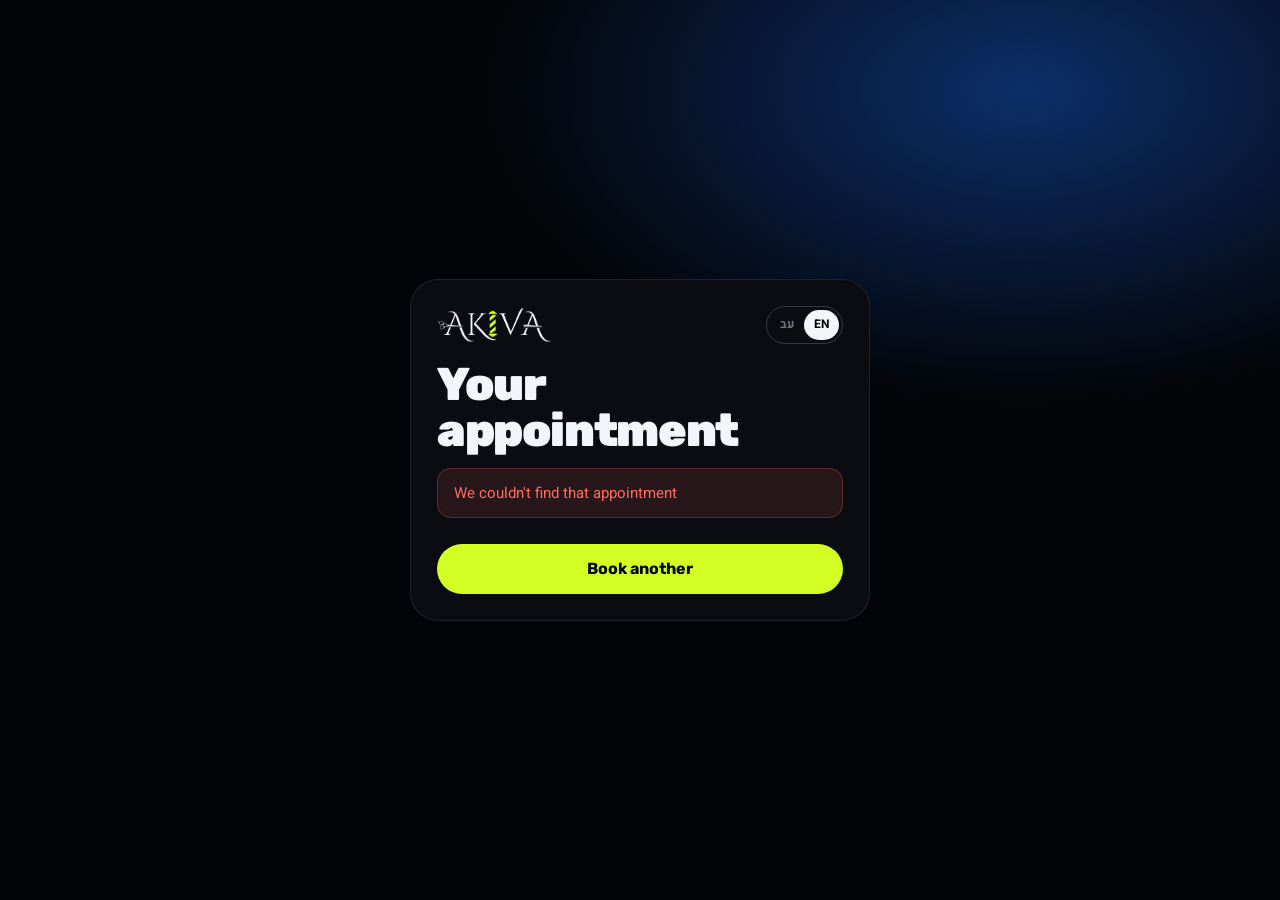
<file: cancel.html>
<!doctype html>
<html lang="he" dir="rtl">
<head>
<meta charset="utf-8">
<meta name="build" content="202611130815">
<meta name="viewport" content="width=device-width, initial-scale=1, viewport-fit=cover">
<meta name="theme-color" content="#030407">
<meta name="robots" content="noindex">
<title>המספרה של עקיבא</title>
<link rel="apple-touch-icon" href="assets/icon-180.png">
<link rel="icon" type="image/png" href="assets/icon-192.png">
<link rel="preconnect" href="https://fonts.googleapis.com">
<link rel="preconnect" href="https://fonts.gstatic.com" crossorigin>
<link rel="stylesheet" href="https://fonts.googleapis.com/css2?family=Heebo:wght@300;400;500;700&family=Rubik:wght@500;700;800;900&display=swap">
<link rel="stylesheet" href="css/site.css?v=202611130815">
</head>
<body class="solo-page">


<div class="solo">
  <section class="solo-card">
    <div class="solo-top">
      <a class="logo" href="index.html"><img class="logo-img" src="assets/logo.png" alt="AKIVA" width="1261" height="377"></a>
      <div class="lang-toggle" role="group" aria-label="Language">
        <button type="button" data-lang-btn="he" aria-pressed="true">עב</button>
        <button type="button" data-lang-btn="en" aria-pressed="false">EN</button>
      </div>
    </div>

    <h1 data-t="cancelTitle">התור שלך</h1>
    <div id="loading" class="spinner"></div>
    <div id="notice" class="notice hidden" style="margin-top:14px"></div>
    <div id="details" class="hidden">
      <div class="ticket" id="apptSummary"></div>
      <button class="btn btn-danger btn-lg btn-block" id="cancelBtn" type="button"><span data-t="cancelBtn">בטל את התור</span></button>
      <button class="btn btn-ghost btn-lg btn-block hidden" id="remindBtn" type="button" style="margin-top:10px"><span data-t="pushRemind">🔔 תזכיר לי לפני התור</span></button>
      <div id="remindNotice" class="notice hidden" style="margin-top:10px"></div>
      <a class="btn btn-main btn-lg btn-block hidden" id="reviewLink" href="index.html#review"><span data-t="reviewAsk">איך היה? כתוב תגובה</span></a>
    </div>
    <a href="index.html#book" class="btn btn-main btn-block" style="margin-top:12px"><span data-t="bookAnother">לקבוע תור נוסף</span></a>
  </section>
</div>

<script src="js/supabase.js?v=202611130815"></script>
<script src="js/config.js?v=202611130815"></script>
<script src="js/i18n.js?v=202611130815"></script>
<script src="js/common.js?v=202611130815"></script>
<script src="js/cancel.js?v=202611130815"></script>
</body>
</html>
</file>
<file: css/site.css>
/* ===========================================================================
   Akiva's Barbershop — the customer site
   Near-black, a deep cobalt and an electric lime. Everything directional
   uses logical properties, so <html dir> flips the layout for Hebrew.
   =========================================================================== */

:root {
  --bg:      #030407;
  --bg-2:    #0A0C12;
  --card:    #10131B;
  --card-2:  #171B25;
  --line:    rgba(255, 255, 255, .09);
  --line-2:  rgba(255, 255, 255, .18);
  --ink:     #F3F5F8;
  --ink-2:   #A8AFBB;
  --ink-3:   #6A7180;
  --blue:    #1558C9;
  --blue-2:  #2F74F0;
  --lime:    #D4FF24;
  --lime-ink:#030407;
  --wa:      #25D366;
  --danger:  #FF6B5E;
  --mint:    #D4FF24;

  --f-display: "Rubik", "Heebo", system-ui, sans-serif;
  --f-body: "Heebo", "Rubik", system-ui, -apple-system, "Segoe UI", sans-serif;
  --ease: cubic-bezier(.16, 1, .3, 1);
  --ease-in-out: cubic-bezier(.76, 0, .24, 1);
  --gutter: clamp(18px, 5vw, 72px);
  --safe-b: env(safe-area-inset-bottom, 0px);
  --safe-t: env(safe-area-inset-top, 0px);
  --r: 24px;
  color-scheme: dark;
}

* { box-sizing: border-box; }
html { -webkit-text-size-adjust: 100%; scroll-behavior: smooth; overflow-x: clip; background: var(--bg); }
body {
  margin: 0; background: var(--bg); color: var(--ink);
  font-family: var(--f-body); font-size: 16px; line-height: 1.6;
  -webkit-font-smoothing: antialiased; overflow-x: clip;
  -webkit-tap-highlight-color: transparent;
  transition: background-color .9s var(--ease);
}
body.is-loading, body.lock { overflow: hidden; }
img { display: block; max-width: 100%; }
a { color: inherit; text-decoration: none; }
button { font: inherit; color: inherit; background: none; border: 0; cursor: pointer; padding: 0; }
svg { stroke: currentColor; fill: none; stroke-width: 2; stroke-linecap: round; stroke-linejoin: round; }
.hidden { display: none !important; }
::selection { background: var(--lime); color: var(--lime-ink); }
[dir="rtl"] .flip, [dir="rtl"] .arr { transform: scaleX(-1); }
:focus-visible { outline: 2px solid var(--lime); outline-offset: 3px; border-radius: 6px; }
main { position: relative; z-index: 2; }

/* --------------------------------------------------------------- progress */
.progress { position: fixed; inset-inline: 0; top: 0; height: 3px; z-index: 80; pointer-events: none; }
.progress span { display: block; height: 100%; width: 100%; background: var(--lime); transform: scaleX(var(--p, 0)); transform-origin: var(--origin, left); }
[dir="rtl"] .progress span { --origin: right; }

/* ---------------------------------------------------------------- buttons */
.btn {
  --h: 50px;
  position: relative; isolation: isolate; overflow: hidden;
  display: inline-flex; align-items: center; justify-content: center; gap: 10px;
  height: var(--h); padding-inline: 26px; border-radius: 999px;
  font-family: var(--f-display); font-weight: 700; font-size: 16px; white-space: nowrap;
  transition: transform .5s var(--ease), color .35s var(--ease), background-color .35s, border-color .35s;
  will-change: transform;
}
.btn > * { position: relative; z-index: 1; pointer-events: none; }
.btn svg { width: 20px; height: 20px; flex: none; stroke-width: 2.4; transition: translate .5s var(--ease); }
.btn:hover svg.arr { translate: 4px 0; }
[dir="rtl"] .btn:hover svg.arr { translate: -4px 0; }
.btn::before { content: ""; position: absolute; z-index: 0; inset: 0; border-radius: inherit; transform: translateY(101%); transition: transform .55s var(--ease); }
.btn:hover::before { transform: none; }
.btn:active { transform: scale(.97); }
.btn:disabled { opacity: .5; pointer-events: none; }
.btn-sm { --h: 42px; padding-inline: 18px; font-size: 15px; }
.btn-lg { --h: 60px; padding-inline: 32px; font-size: 18px; }
.btn-xl { --h: 76px; padding-inline: 46px; font-size: 22px; }
.btn-block { width: 100%; }
.btn-main { background: var(--lime); color: var(--lime-ink); }
.btn-main::before { background: #fff; }
.btn-ghost { border: 1.5px solid var(--line-2); color: var(--ink); }
.btn-ghost::before { background: var(--ink); }
.btn-ghost:hover { color: var(--bg); border-color: var(--ink); }
.btn-dark { background: var(--bg); color: var(--lime); }
.btn-dark::before { background: var(--blue); }
.btn-dark:hover { color: #fff; }
.btn-bit { background: #2BC4DA; color: #052A30; }
.btn-bit::before { background: #fff; }
.btn-text { height: auto; padding: 10px; color: var(--ink-2); font-weight: 500; text-decoration: underline; text-underline-offset: 4px; }
.btn-text::before { display: none; }
.icon-btn { width: 44px; height: 44px; border-radius: 50%; display: grid; place-items: center; border: 1px solid var(--line-2); transition: background .3s, color .3s, transform .4s var(--ease); }
.icon-btn:hover { background: var(--lime); color: var(--lime-ink); border-color: var(--lime); }
.icon-btn:active { transform: scale(.92); }
.icon-btn svg { width: 20px; height: 20px; }

/* ------------------------------------------------------------- lang toggle */
.lang-toggle { display: inline-flex; border: 1px solid var(--line-2); border-radius: 999px; padding: 3px; }
.lang-toggle button { font-size: 12px; font-weight: 700; padding: 5px 10px; border-radius: 999px; color: var(--ink-3); transition: background .3s, color .3s; }
.lang-toggle button[aria-pressed="true"] { background: var(--ink); color: var(--bg); }

/* --------------------------------------------------------------- preloader */
.preloader { position: fixed; inset: 0; z-index: 200; display: grid; place-content: center; justify-items: center; gap: 26px; background: var(--bg); transition: transform 1s var(--ease-in-out); }
.preloader.out { transform: translateY(-100%); }
.preloader.gone { display: none; }
.pl-logo { width: min(520px, 76vw); height: auto; clip-path: inset(0 100% 0 0); animation: pl-wipe 1s var(--ease-in-out) .1s forwards; }
[dir="rtl"] .pl-logo { clip-path: inset(0 0 0 100%); }
@keyframes pl-wipe { to { clip-path: inset(0 0 0 0); } }
.pl-bar { width: min(240px, 60vw); height: 2px; background: var(--line); overflow: hidden; }
.pl-bar span { display: block; height: 100%; background: var(--lime); transform: scaleX(var(--p, 0)); transform-origin: left; transition: transform .15s linear; }
.preloader { --p: 0; }
.preloader .pl-bar span { transform: scaleX(var(--p)); }

/* ------------------------------------------------------------- pole (fly) */
.pole-fly { position: fixed; top: 0; left: 0; z-index: 1; pointer-events: none; height: min(62vh, 560px); will-change: transform; filter: drop-shadow(0 40px 60px rgba(0, 0, 0, .6)); transition: opacity .6s; }
body.is-loading .pole-fly { opacity: 0; }
.pole3d { height: 100%; display: flex; flex-direction: column; align-items: center; }
.pole3d-cap { width: clamp(70px, 9vw, 120px); height: clamp(26px, 3vw, 40px); border-radius: 50% 50% 12px 12px / 100% 100% 12px 12px; background: linear-gradient(90deg, #1a1d24, #9aa3b2 35%, #f2f5fa 45%, #5d6574 70%, #12151b); flex: none; }
.pole3d-cap.bottom { border-radius: 12px 12px 50% 50% / 12px 12px 100% 100%; }
.pole3d-glass { position: relative; flex: 1; width: clamp(54px, 7vw, 92px); overflow: hidden; border-radius: 6px; }
.pole3d-stripes { position: absolute; inset: 0; background: repeating-linear-gradient(-45deg, var(--blue) 0 18px, #F3F5F8 18px 36px, var(--lime) 36px 54px, #F3F5F8 54px 72px); background-size: 100% 101.82px; }
.pole-fly.still .pole3d-stripes, .frame-pole .pole3d-stripes { animation: pole-run 2.4s linear infinite; }
@keyframes pole-run { to { background-position: 0 101.82px; } }
.pole3d-glass::after { content: ""; position: absolute; inset: 0; background: linear-gradient(90deg, rgba(0,0,0,.75), rgba(0,0,0,.15) 22%, rgba(255,255,255,.5) 34%, rgba(255,255,255,0) 46%, rgba(0,0,0,.3) 70%, rgba(0,0,0,.85)); }

/* --------------------------------------------------------------------- nav */
.nav { position: fixed; inset-inline: 0; top: 0; z-index: 70; display: flex; align-items: center; justify-content: space-between; gap: 16px; padding: calc(14px + var(--safe-t)) var(--gutter) 14px; transition: transform .7s var(--ease), background .4s, border-color .4s; border-bottom: 1px solid transparent; }
.nav.solid { background: rgba(3, 4, 7, .7); backdrop-filter: blur(16px) saturate(1.4); -webkit-backdrop-filter: blur(16px) saturate(1.4); border-color: var(--line); }
.nav.hide { transform: translateY(-110%); }
.logo { display: inline-flex; align-items: center; gap: 10px; }
.logo-img { height: 34px; width: auto; }
@media (min-width: 900px) { .nav .logo-img { height: 40px; } }
.logo-pole { width: 11px; height: 32px; border-radius: 6px; flex: none; background: repeating-linear-gradient(-45deg, var(--blue) 0 5px, #fff 5px 10px, var(--lime) 10px 15px, #fff 15px 20px); background-size: 100% 28.28px; animation: pole-scroll 1.4s linear infinite; box-shadow: inset -3px 0 4px rgba(0,0,0,.45), inset 2px 0 3px rgba(255,255,255,.35); }
@keyframes pole-scroll { to { background-position: 0 28.28px; } }
.logo-text { display: flex; flex-direction: column; line-height: 1; }
.logo-text b { font-family: var(--f-display); font-size: 23px; font-weight: 900; letter-spacing: -.02em; }
.logo-text small { font-size: 9px; letter-spacing: .34em; color: var(--ink-3); margin-top: 3px; }
.nav-links { display: none; gap: 4px; }
.nav-links a { position: relative; font-size: 15px; font-weight: 500; color: var(--ink-2); padding: 8px 14px; border-radius: 999px; transition: color .3s, background .3s; }
.nav-links a:hover { color: var(--ink); background: var(--card); }
.nav-end { display: flex; align-items: center; gap: 10px; }
.nav-end .lang-toggle, .nav-book { display: none; }
.burger { width: 46px; height: 46px; border-radius: 50%; border: 1px solid var(--line-2); display: grid; place-content: center; gap: 6px; position: relative; z-index: 2; background: rgba(3,4,7,.4); }
.burger span { display: block; width: 18px; height: 1.8px; background: var(--ink); transition: transform .6s var(--ease), background .3s; }
.burger[aria-expanded="true"] span:first-child { transform: translateY(3.9px) rotate(45deg); }
.burger[aria-expanded="true"] span:last-child { transform: translateY(-3.9px) rotate(-45deg); }
@media (min-width: 900px) { .nav-links { display: flex; } .nav-end .lang-toggle, .nav-book { display: inline-flex; } .burger { display: none; } }

/* -------------------------------------------------------------------- menu */
.menu { position: fixed; inset: 0; z-index: 65; pointer-events: none; visibility: hidden; }
.menu.open { pointer-events: auto; visibility: visible; }
.menu-bg { position: absolute; inset: 0; background: var(--lime); clip-path: circle(0 at var(--mx, 90%) var(--my, 40px)); transition: clip-path .9s var(--ease-in-out); }
.menu.open .menu-bg { clip-path: circle(150% at var(--mx, 90%) var(--my, 40px)); }
.menu-links { position: relative; display: flex; flex-direction: column; padding: calc(100px + var(--safe-t)) var(--gutter) 0; }
.menu-links a { display: block; color: var(--lime-ink); overflow: hidden; }
.menu-links a span { display: inline-block; font-family: var(--f-display); font-size: clamp(44px, 12vw, 96px); line-height: 1.08; font-weight: 900; letter-spacing: -.03em; transform: translateY(110%); transition: transform .9s var(--ease); }
.menu.open .menu-links a span { transform: none; }
.menu-links a:nth-child(1) span { transition-delay: .12s; } .menu-links a:nth-child(2) span { transition-delay: .17s; }
.menu-links a:nth-child(3) span { transition-delay: .22s; } .menu-links a:nth-child(4) span { transition-delay: .27s; }
.menu-links a:nth-child(5) span { transition-delay: .32s; } .menu-links a:nth-child(6) span { transition-delay: .37s; }
.menu:not(.open) .menu-links a span { transition-delay: 0s; transition-duration: .35s; }
.menu-foot { position: absolute; bottom: calc(110px + var(--safe-b)); inset-inline: var(--gutter); display: flex; justify-content: space-between; align-items: center; gap: 12px; opacity: 0; transition: opacity .4s; }
.menu.open .menu-foot { opacity: 1; transition-delay: .5s; }
.menu .lang-toggle { border-color: rgba(3, 4, 7, .3); }
.menu .lang-toggle button { color: rgba(3, 4, 7, .6); }
.menu .lang-toggle button[aria-pressed="true"] { background: var(--lime-ink); color: var(--lime); }
.menu-social { display: flex; gap: 8px; }
.menu-social a { width: 46px; height: 46px; display: grid; place-items: center; border-radius: 50%; border: 1.5px solid rgba(3, 4, 7, .35); color: var(--lime-ink); }
.menu-social svg { width: 20px; height: 20px; }

/* ----------------------------------------------------------- reveal parts */
.line { display: block; overflow: hidden; padding-block: .1em; margin-block: -.1em; }
.line .w { display: inline-block; transform: translateY(110%) rotate(5deg); transform-origin: 0 100%; transition: transform 1.1s var(--ease); transition-delay: calc(var(--w, 0) * .06s + var(--d, 0s)); }
[dir="rtl"] .line .w { transform-origin: 100% 100%; transform: translateY(110%) rotate(-5deg); }
[data-lines].in .line .w { transform: none; }

[data-reveal] { opacity: 0; transform: translateY(30px); transition: opacity 1s var(--ease), transform 1.2s var(--ease); transition-delay: var(--d, 0s); }
[data-reveal].in { opacity: 1; transform: none; }
[data-reveal="clip"] { opacity: 1; transform: none; clip-path: inset(100% 0 0 0 round var(--r)); transition: clip-path 1.4s var(--ease-in-out); }
[data-reveal="clip"].in { clip-path: inset(0 0 0 0 round var(--r)); }

.kicker { display: inline-flex; align-items: center; gap: 10px; font-family: var(--f-display); font-size: 14px; font-weight: 700; color: var(--lime); letter-spacing: .02em; }
.kicker::before { content: ""; width: 9px; height: 9px; background: var(--lime); border-radius: 2px; animation: spin 4s linear infinite; }
.kicker-dark { color: #fff; }
.kicker-dark::before { background: #fff; }
.sec-title { font-family: var(--f-display); font-weight: 900; font-size: clamp(48px, 10vw, 128px); line-height: .98; letter-spacing: -.035em; margin: 16px 0 14px; }
.sec-sub { color: var(--ink-2); font-size: clamp(16px, 2vw, 19px); max-width: 540px; margin: 0; }
.section { padding: clamp(90px, 13vw, 170px) var(--gutter); position: relative; }
.sec-head { margin-bottom: clamp(36px, 6vw, 70px); }
@keyframes spin { to { transform: rotate(360deg); } }

/* spotlight under the mouse */
[data-spot], .svc { --x: -500px; --y: -500px; }
@media (hover: hover) {
  [data-spot]::after { content: ""; position: absolute; inset: 0; border-radius: inherit; pointer-events: none; background: radial-gradient(360px circle at var(--x) var(--y), rgba(212, 255, 36, .1), transparent 60%); opacity: 0; transition: opacity .4s; }
  [data-spot]:hover::after { opacity: 1; }
}

/* -------------------------------------------------------------------- hero */
.hero { position: relative; min-height: 100svh; display: flex; flex-direction: column; justify-content: flex-end; padding: calc(120px + var(--safe-t)) var(--gutter) clamp(40px, 7vh, 80px); overflow: hidden; }
.hero-bg { position: absolute; inset: 0; z-index: -1; }
.hero-img { position: absolute; inset: 0; width: 100%; height: 100%; object-fit: cover; opacity: .45; animation: kenburns 26s ease-in-out infinite alternate; }
.hero.has-img .hero-rays { background: linear-gradient(180deg, rgba(3,4,7,.6), rgba(3,4,7,.25) 40%, var(--bg)); }
@keyframes kenburns { from { scale: 1.02; } to { scale: 1.14; } }
.hero-rays { position: absolute; inset: 0; background:
  radial-gradient(60% 50% at 80% 30%, rgba(21, 88, 201, .45), transparent 70%),
  linear-gradient(180deg, transparent 60%, var(--bg)); }
.hero-rays::after { content: ""; position: absolute; inset: 0; background-image: linear-gradient(var(--line) 1px, transparent 1px), linear-gradient(90deg, var(--line) 1px, transparent 1px); background-size: 72px 72px; mask-image: radial-gradient(70% 60% at 70% 40%, #000, transparent 80%); -webkit-mask-image: radial-gradient(70% 60% at 70% 40%, #000, transparent 80%); opacity: .5; }
.hero-inner { position: relative; max-width: 1100px; }
.next-free { display: inline-flex; align-items: center; gap: 10px; padding: 8px 16px; margin-bottom: 26px; border: 1px solid var(--line-2); border-radius: 999px; background: rgba(3,4,7,.5); backdrop-filter: blur(10px); -webkit-backdrop-filter: blur(10px); font-size: 14px; color: var(--ink-2); opacity: 0; transform: translateY(12px); transition: opacity .8s var(--ease), transform .8s var(--ease), border-color .3s; }
.next-free.in { opacity: 1; transform: none; }
.next-free:hover { border-color: var(--lime); }
.next-free b { color: var(--ink); font-weight: 700; }
.pulse { position: relative; width: 9px; height: 9px; border-radius: 50%; background: var(--lime); flex: none; }
.pulse::after { content: ""; position: absolute; inset: 0; border-radius: 50%; background: var(--lime); animation: pulse 1.8s ease-out infinite; }
@keyframes pulse { to { transform: scale(3.2); opacity: 0; } }
.hero-title { font-family: var(--f-display); font-weight: 900; font-size: clamp(60px, 14.5vw, 200px); line-height: .92; letter-spacing: -.045em; margin: 0 0 26px; }
.hero-title .line:nth-child(3) .w { color: var(--lime); }
.hero-sub { max-width: 520px; font-size: clamp(17px, 2vw, 20px); color: var(--ink-2); margin: 0 0 32px; font-weight: 300; }
.hero-ctas { display: flex; flex-wrap: wrap; gap: 12px; }
.hero-proof { display: inline-flex; align-items: center; gap: 14px; margin-top: 26px; padding: 8px 18px 8px 8px; border-radius: 999px; background: rgba(16, 19, 27, .7); border: 1px solid var(--line-2); backdrop-filter: blur(10px); -webkit-backdrop-filter: blur(10px); transition: border-color .3s, transform .5s var(--ease); }
[dir="rtl"] .hero-proof { padding: 8px 8px 8px 18px; }
.hero-proof:hover { border-color: var(--lime); transform: translateY(-2px); }
.hp-thumbs { display: flex; }
.hp-thumbs img { width: 44px; height: 44px; border-radius: 50%; object-fit: cover; border: 2px solid var(--bg); }
.hp-thumbs img + img { margin-inline-start: -14px; }
.hp-text { display: flex; flex-direction: column; line-height: 1.15; }
.hp-text b { font-family: var(--f-display); font-weight: 800; font-size: 17px; color: var(--lime); }
.hp-text small { font-size: 13px; color: var(--ink-2); }
.hero-facts { list-style: none; margin: clamp(36px, 7vh, 64px) 0 0; padding: 22px 0 0; border-top: 1px solid var(--line); display: grid; grid-template-columns: repeat(3, 1fr); gap: 16px; max-width: 760px; }
.hero-facts li { display: flex; flex-direction: column; gap: 2px; }
.hero-facts b { font-family: var(--f-display); font-size: clamp(17px, 2.4vw, 24px); font-weight: 800; }
.hero-facts span { font-size: 13px; color: var(--ink-3); }
.hero-scroll { position: absolute; bottom: 34px; inset-inline-end: var(--gutter); width: 28px; height: 46px; border: 1.5px solid var(--line-2); border-radius: 16px; display: none; justify-content: center; padding-top: 8px; }
.hero-scroll i { width: 3px; height: 8px; border-radius: 2px; background: var(--lime); animation: wheel 1.8s var(--ease-in-out) infinite; }
@keyframes wheel { 0% { transform: translateY(0); opacity: 1; } 100% { transform: translateY(16px); opacity: 0; } }
@media (min-width: 900px) { .hero-scroll { display: flex; } }

/* ----------------------------------------------------------------- marquee */
/* The band always runs left to right: in a right-to-left page a strip wider
   than the screen is pinned to the right edge, and Safari then slides the
   words out of view. Each Hebrew word still reads right to left inside it. */
.marquee { direction: ltr; position: relative; z-index: 3; overflow: hidden; padding-block: 18px; background: var(--lime); color: var(--lime-ink); transform: rotate(-2deg) scale(1.06); margin-block: 10px 0; }
[dir="rtl"] .marquee { transform: rotate(2deg) scale(1.06); }
.marquee-track { display: flex; width: max-content; will-change: transform; direction: ltr; }
.marquee-group { display: flex; align-items: center; flex: none; }
.marquee-item { font-family: var(--f-display); font-weight: 900; font-size: clamp(34px, 6vw, 72px); line-height: 1.1; padding-inline: 24px; white-space: nowrap; letter-spacing: -.02em; }
.marquee-item.o { color: var(--blue); }
.marquee-star { width: clamp(24px, 3.4vw, 40px); height: clamp(24px, 3.4vw, 40px); flex: none; animation: spin 6s linear infinite; }
.marquee-star path { fill: var(--lime-ink); stroke: none; }

/* ---------------------------------------------------------------- approach */
.approach { padding-top: clamp(110px, 16vw, 200px); }
.scrub { font-family: var(--f-display); font-weight: 800; font-size: clamp(30px, 5vw, 68px); line-height: 1.18; letter-spacing: -.025em; margin: 22px 0 0; max-width: 1150px; }
.scrub span { color: rgba(243, 245, 248, .13); transition: color .5s var(--ease); }
.scrub span.lit { color: var(--ink); }
.scrub span.lit:nth-child(7n+3) { color: var(--lime); }

/* ---------------------------------------------------------------- services */
.svc-list { border-top: 1px solid var(--line); max-width: 1200px; }
.svc-skel { height: 100px; border-bottom: 1px solid var(--line); background: linear-gradient(90deg, transparent, rgba(255,255,255,.04), transparent); background-size: 200% 100%; animation: skel 1.4s infinite; }
@keyframes skel { from { background-position: 200% 0; } to { background-position: -200% 0; } }
.svc { position: relative; isolation: isolate; width: 100%; text-align: start; display: grid; grid-template-columns: auto 1fr auto; align-items: center; gap: 4px 18px; padding: 26px 6px; border-bottom: 1px solid var(--line); overflow: hidden; transition: color .45s var(--ease), padding .6s var(--ease); }
.svc::before { content: ""; position: absolute; z-index: -1; inset: 0; background: var(--lime); transform: scaleY(0); transform-origin: bottom; transition: transform .6s var(--ease); }
.svc-num { font-size: 13px; font-weight: 700; color: var(--ink-3); font-variant-numeric: tabular-nums; align-self: start; padding-top: 12px; transition: color .45s; }
.svc-main { min-width: 0; }
.svc-name { display: block; font-family: var(--f-display); font-size: clamp(28px, 5.5vw, 62px); font-weight: 800; line-height: 1.05; letter-spacing: -.03em; }
.svc-desc { display: block; font-size: 14px; color: var(--ink-3); margin-top: 6px; transition: color .45s; }
.svc-dots { display: none; }
.svc-meta { display: flex; flex-direction: column; align-items: flex-end; gap: 4px; }
.svc-price { font-family: var(--f-display); font-size: clamp(26px, 4vw, 46px); font-weight: 900; line-height: 1; color: var(--lime); direction: ltr; transition: color .45s; letter-spacing: -.02em; }
.svc-dur { font-size: 13px; color: var(--ink-3); display: inline-flex; align-items: center; gap: 6px; transition: color .45s; }
.svc-dur svg { width: 14px; height: 14px; }
.svc-go { display: none; }
@media (hover: hover) {
  .svc:hover { color: var(--lime-ink); padding-inline: 22px; }
  .svc:hover::before { transform: scaleY(1); }
  .svc:hover .svc-num, .svc:hover .svc-desc, .svc:hover .svc-dur, .svc:hover .svc-price { color: var(--lime-ink); }
}
@media (min-width: 900px) {
  .svc { grid-template-columns: 70px 1fr auto 170px; padding-block: 34px; }
  .svc-go { display: inline-flex; align-items: center; justify-content: flex-end; gap: 8px; font-size: 14px; font-weight: 700; opacity: 0; transform: translateX(-12px); transition: opacity .4s, transform .6s var(--ease); }
  [dir="rtl"] .svc-go { transform: translateX(12px); }
  .svc-go svg { width: 16px; height: 16px; }
  .svc:hover .svc-go { opacity: 1; transform: none; }
}

/* ----------------------------------------------------------------- process */
.process { color: #fff; }
.process .sec-title .line:nth-child(2) .w { color: var(--lime); }
.steps { display: flex; flex-direction: column; gap: 22px; max-width: 1100px; }
.step { position: sticky; top: calc(96px + var(--k, 0) * 20px); min-height: min(54vh, 440px); padding: clamp(26px, 4vw, 48px); border-radius: 30px; background: var(--bg); color: var(--ink); display: flex; flex-direction: column; justify-content: space-between; gap: 24px; overflow: hidden; transform-origin: top center; box-shadow: 0 -20px 60px -30px rgba(0, 0, 0, .6); }
.step:nth-child(1) { --k: 0; }
.step:nth-child(2) { --k: 1; background: var(--lime); color: var(--lime-ink); }
.step:nth-child(3) { --k: 2; background: var(--bg-2); border: 1px solid rgba(255,255,255,.12); }
.step:nth-child(4) { --k: 3; background: #F3F5F8; color: var(--lime-ink); }
.step i { font-style: normal; font-family: var(--f-display); font-weight: 900; font-size: clamp(80px, 14vw, 170px); line-height: .8; letter-spacing: -.05em; opacity: .14; }
.step h3 { margin: 0; font-family: var(--f-display); font-weight: 900; font-size: clamp(36px, 6vw, 76px); line-height: 1; letter-spacing: -.03em; }
.step p { margin: 14px 0 0; font-size: clamp(16px, 2vw, 20px); max-width: 560px; opacity: .8; }
.step > div { display: contents; }

/* ----------------------------------------------------------------- gallery */
.work { position: relative; }
.work-pin { position: relative; }
.work-sticky { position: sticky; top: 0; min-height: 100svh; display: flex; flex-direction: column; justify-content: center; overflow: hidden; padding: calc(88px + var(--safe-t)) 0 70px; }
.work-head { padding-inline: var(--gutter); margin-bottom: 30px; }
.work-head .sec-title { margin-bottom: 6px; }
.work-track { display: flex; gap: clamp(14px, 2vw, 26px); padding-inline: var(--gutter); width: max-content; will-change: transform; align-items: center; }
.work.static .work-sticky { position: relative; min-height: 0; }
.work.static .work-track { width: auto; overflow-x: auto; scroll-snap-type: x mandatory; scroll-padding-inline: var(--gutter); padding-block: 4svh 6svh; scrollbar-width: none; overscroll-behavior-x: contain; -webkit-overflow-scrolling: touch; cursor: grab; }
.work.static .work-track.dragging { cursor: grabbing; scroll-snap-type: none; }
.work.static .work-track.dragging .wk { pointer-events: none; }
.work.static .wk { scroll-snap-align: start; }
.work-head { display: flex; align-items: flex-end; justify-content: space-between; gap: 20px; }
.work-arrows { display: none; gap: 10px; flex: none; margin-bottom: 18px; }
.work-arrows .icon-btn { width: 54px; height: 54px; }
.work-arrows .icon-btn:disabled { opacity: .3; pointer-events: none; }
@media (hover: hover) and (pointer: fine) { .work-arrows { display: flex; } }
.work.static .work-track::-webkit-scrollbar { display: none; }
.wk { position: relative; flex: none; margin: 0; height: min(58svh, 560px); aspect-ratio: 3 / 4; border-radius: var(--r); overflow: hidden; background: var(--card); scroll-snap-align: center; cursor: zoom-in; }
.wk:nth-child(3n+2) { aspect-ratio: 4 / 5; translate: 0 4svh; }
.wk:nth-child(3n) { translate: 0 -2svh; }
.wk img { position: absolute; inset: 0; width: 100%; height: 100%; object-fit: cover; scale: 1.06; transition: scale 1.2s var(--ease); }
.wk:hover img { scale: 1.12; }
.wk::after { content: ""; position: absolute; inset: 0; background: linear-gradient(180deg, transparent 55%, rgba(3,4,7,.8)); pointer-events: none; }
.wk figcaption { position: absolute; z-index: 1; inset-inline: 18px; bottom: 16px; display: flex; justify-content: space-between; align-items: end; gap: 10px; font-weight: 500; }
.wk figcaption i { font-style: normal; font-family: var(--f-display); font-weight: 900; font-size: 22px; color: var(--lime); }
.work-bar { position: absolute; bottom: 34px; inset-inline-start: var(--gutter); width: min(300px, 40vw); height: 2px; background: var(--line); }
.work-bar span { display: block; height: 100%; background: var(--lime); transform: scaleX(0); transform-origin: var(--origin, left); }
[dir="rtl"] .work-bar span { --origin: right; }
.work-count { position: absolute; bottom: 24px; inset-inline-end: var(--gutter); font-family: var(--f-display); font-weight: 800; font-size: 20px; display: flex; gap: 6px; color: var(--ink-3); direction: ltr; }
.work-count b { color: var(--ink); }
.work.static .work-count, .work.static .work-bar { display: none; }
@media (max-width: 599px) { .wk { height: min(52svh, 440px); } }

/* ------------------------------------------------------------------- stats */
.stats { display: grid; grid-template-columns: 1fr; border-block: 1px solid var(--line); }
.stat { padding: clamp(34px, 5vw, 64px) var(--gutter); display: flex; flex-direction: column; gap: 6px; border-bottom: 1px solid var(--line); }
.stat:last-child { border-bottom: 0; }
.stat b { font-family: var(--f-display); font-weight: 900; font-size: clamp(80px, 13vw, 160px); line-height: .9; letter-spacing: -.05em; color: var(--lime); font-variant-numeric: tabular-nums; direction: ltr; text-align: start; }
[dir="rtl"] .stat b { text-align: right; }
.stat b::after { content: "+"; color: var(--blue-2); }
.stat span { color: var(--ink-2); }
@media (min-width: 760px) { .stats { grid-template-columns: repeat(3, 1fr); } .stat { border-bottom: 0; border-inline-end: 1px solid var(--line); } .stat:last-child { border-inline-end: 0; } }

/* ----------------------------------------------------------------- reviews */
.rv-grid { display: grid; gap: 16px; grid-template-columns: 1fr; max-width: 1200px; }
@media (min-width: 760px) { .rv-grid { grid-template-columns: repeat(3, 1fr); } }
.rv { position: relative; margin: 0; padding: 24px; border-radius: var(--r); background: var(--bg-2); border: 1px solid var(--line); display: flex; flex-direction: column; gap: 14px; }
.rv-who { display: flex; align-items: center; gap: 12px; }
.rv-avatar { width: 48px; height: 48px; border-radius: 50%; flex: none; display: grid; place-items: center; background: var(--blue); color: #fff; font-family: var(--f-display); font-weight: 800; font-size: 22px; }
.rv cite { font-style: normal; font-family: var(--f-display); font-weight: 800; font-size: clamp(22px, 2.6vw, 28px); line-height: 1.1; letter-spacing: -.02em; color: var(--ink); }
.rv-stars { color: var(--lime); letter-spacing: .15em; font-size: 15px; line-height: 1; }
.rv-off { color: var(--line-2); }
.rv blockquote { margin: 0; font-size: 16px; line-height: 1.6; color: var(--ink-2); font-weight: 400; }
.rv-actions { display: flex; flex-wrap: wrap; gap: 12px; margin-top: 26px; }
.rv-empty { color: var(--ink-2); font-size: 18px; margin: 0 0 8px; max-width: 560px; }
.rv-form { display: grid; grid-template-rows: 0fr; transition: grid-template-rows .7s var(--ease), opacity .5s; opacity: 0; max-width: 620px; }
.rv-form.open { grid-template-rows: 1fr; opacity: 1; }
.rv-form-in { overflow: hidden; }
.rv-form.open .rv-form-in { padding-top: 26px; }
.rv-form h3 { margin: 0 0 12px; font-family: var(--f-display); font-weight: 800; font-size: 28px; letter-spacing: -.02em; }
.rv-rate { display: flex; gap: 4px; direction: ltr; margin-bottom: 16px; justify-content: flex-start; }
[dir="rtl"] .rv-rate { justify-content: flex-end; }
.rv-rate button { font-size: 34px; line-height: 1; color: var(--line-2); padding: 2px; transition: color .2s, transform .3s var(--ease); }
.rv-rate button.on { color: var(--lime); }
.rv-rate button:hover { transform: scale(1.15); }
.fl-area textarea { width: 100%; min-height: 130px; padding: 28px 16px 12px; border-radius: 16px; border: 1px solid var(--line-2); background: var(--card); color: var(--ink); font: inherit; font-size: 17px; outline: none; resize: vertical; transition: border-color .3s, background .3s; }
.fl-area textarea:focus { border-color: var(--lime); background: var(--card-2); }
.fl-area textarea:focus + span, .fl-area textarea:not(:placeholder-shown) + span { top: 9px; font-size: 12px; color: var(--lime); }
.hp { position: absolute !important; width: 1px; height: 1px; opacity: 0; pointer-events: none; inset-inline-start: -9999px; }

/* ------------------------------------------------------------------- about */
.about { display: grid; gap: clamp(40px, 6vw, 90px); align-items: start; }
.about-media { position: relative; aspect-ratio: 4 / 5; border-radius: var(--r); overflow: hidden; background: var(--card); max-height: 80vh; }
.about-media > img { position: absolute; inset: 0; width: 100%; height: 100%; object-fit: cover; }
.about-art { position: absolute; inset: 0; display: grid; place-items: center; color: var(--lime); background: radial-gradient(80% 60% at 30% 20%, rgba(47,116,240,.55), transparent 70%), var(--blue); }
.about-art img { width: 78%; height: auto; filter: drop-shadow(0 20px 40px rgba(0,0,0,.35)); animation: float-y 6s ease-in-out infinite; }
@keyframes float-y { 50% { transform: translateY(-10px); } }
@keyframes snip { 50% { transform: rotate(-8deg) scale(1.05); } }
.about-text { font-size: clamp(18px, 2.1vw, 22px); color: var(--ink-2); font-weight: 300; max-width: 640px; white-space: pre-line; margin: 0 0 40px; }
.hours { position: relative; border: 1px solid var(--line); border-radius: var(--r); padding: 22px; background: var(--bg-2); scroll-margin-top: 100px; max-width: 580px; }
.hours-head { display: flex; justify-content: space-between; align-items: center; gap: 10px; margin-bottom: 10px; }
.hours h3 { margin: 0; font-family: var(--f-display); font-size: 26px; font-weight: 800; line-height: 1; }
.open-badge { display: inline-flex; align-items: center; gap: 8px; font-size: 13px; font-weight: 700; padding: 5px 12px; border-radius: 999px; background: rgba(212,255,36,.1); color: var(--lime); }
.open-badge.closed { background: rgba(255,107,94,.12); color: var(--danger); }
.open-badge.closed .pulse, .open-badge.closed .pulse::after { background: var(--danger); }
.hours-list { list-style: none; margin: 0; padding: 0; }
.hours-list li { display: flex; justify-content: space-between; padding: 11px 0; border-bottom: 1px dashed var(--line); font-size: 15px; color: var(--ink-2); }
.hours-list li:last-child { border-bottom: 0; }
.hours-list li.today { color: var(--lime); font-weight: 700; }
.hours-list li .off { color: var(--ink-3); }
.hours-list time { direction: ltr; font-variant-numeric: tabular-nums; }
.contact-row { display: flex; flex-wrap: wrap; gap: 10px; margin-top: 24px; }
.contact-row a { display: inline-flex; align-items: center; gap: 8px; height: 48px; padding-inline: 18px; border-radius: 999px; border: 1px solid var(--line-2); font-weight: 500; font-size: 15px; transition: background .3s, color .3s, border-color .3s; }
.contact-row a:hover { background: var(--ink); color: var(--bg); border-color: var(--ink); }
.contact-row a svg { width: 19px; height: 19px; }
.contact-row a.wa { background: var(--wa); border-color: var(--wa); color: #052E16; font-weight: 700; }
svg.wa-ico { fill: currentColor; stroke: none; }
.share-btn { margin-top: 12px; }
.share-btn svg { width: 18px; height: 18px; }
.address { color: var(--ink-3); margin: 16px 0 0; font-size: 15px; }
@media (min-width: 900px) { .about { grid-template-columns: 5fr 6fr; } .about-media { position: sticky; top: 110px; } }

/* --------------------------------------------------------------------- faq */
.faq-list { max-width: 980px; border-top: 1px solid var(--line); }
.faq-item { position: relative; border-bottom: 1px solid var(--line); }
.faq-q { width: 100%; display: flex; align-items: center; justify-content: space-between; gap: 20px; padding: 26px 4px; text-align: start; font-family: var(--f-display); font-size: clamp(20px, 2.8vw, 30px); font-weight: 700; letter-spacing: -.015em; transition: color .3s; }
.faq-q:hover { color: var(--lime); }
.faq-q i { position: relative; width: 40px; height: 40px; border-radius: 50%; border: 1px solid var(--line-2); flex: none; transition: transform .6s var(--ease), background .3s, border-color .3s; }
.faq-q i::before, .faq-q i::after { content: ""; position: absolute; top: 50%; left: 50%; width: 14px; height: 2px; margin: -1px 0 0 -7px; background: currentColor; border-radius: 2px; }
.faq-q i::after { transform: rotate(90deg); }
.faq-item.open .faq-q i { transform: rotate(135deg); background: var(--lime); border-color: var(--lime); color: var(--lime-ink); }
.faq-a { display: grid; grid-template-rows: 0fr; transition: grid-template-rows .6s var(--ease); }
.faq-a > div { overflow: hidden; }
.faq-a p { margin: 0; padding: 0 4px 26px; color: var(--ink-2); font-size: 17px; max-width: 760px; }
.faq-item.open .faq-a { grid-template-rows: 1fr; }

/* --------------------------------------------------------------------- cta */
.cta { position: relative; z-index: 2; overflow: hidden; text-align: center; padding: clamp(100px, 15vw, 200px) var(--gutter); display: flex; flex-direction: column; align-items: center; background: var(--lime); color: var(--lime-ink); border-radius: clamp(28px, 4vw, 56px) clamp(28px, 4vw, 56px) 0 0; }
.cta-title { font-family: var(--f-display); font-weight: 900; font-size: clamp(70px, 17vw, 240px); line-height: .88; letter-spacing: -.05em; margin: 0 0 22px; }
.cta-title .line:nth-child(2) .w { color: var(--blue); }
.cta-sub { font-size: 19px; margin: 0 0 34px; font-weight: 500; }

/* ------------------------------------------------------------------ footer */
.footer { position: relative; z-index: 2; padding: 30px var(--gutter) calc(110px + var(--safe-b)); background: var(--lime); color: var(--lime-ink); overflow: hidden; }
.footer-logo { display: block; width: min(100%, 1100px); height: auto; margin: 10px auto 30px; }
.footer-row { display: flex; flex-wrap: wrap; justify-content: space-between; gap: 14px; padding-top: 18px; border-top: 1px solid rgba(3, 4, 7, .2); font-size: 14px; font-weight: 500; }
.footer-links { display: flex; gap: 18px; }
.footer-links a:hover { text-decoration: underline; }
@media (min-width: 900px) { .footer { padding-bottom: 40px; } }

/* -------------------------------------------------------------------- dock */
.dock { position: fixed; z-index: 60; inset-inline: 12px; bottom: calc(12px + var(--safe-b)); display: flex; gap: 8px; padding: 8px; border-radius: 999px; background: rgba(16, 19, 27, .82); backdrop-filter: blur(18px) saturate(1.5); -webkit-backdrop-filter: blur(18px) saturate(1.5); border: 1px solid var(--line-2); transform: translateY(160%); transition: transform .8s var(--ease); }
.dock.show { transform: none; }
.dock-book { flex: 1; height: 52px; font-size: 17px; }
.dock-btn { width: 52px; height: 52px; border-radius: 50%; display: grid; place-items: center; background: var(--card-2); flex: none; font-weight: 800; font-size: 15px; }
#dockBit { background: #2BC4DA; color: #052A30; }
.dock-wa { background: var(--wa) !important; color: #fff; }
.dock-wa svg { width: 26px; height: 26px; }
.dock-btn svg { width: 22px; height: 22px; }
@media (min-width: 900px) { .dock { display: none; } }

.wa-fab { position: fixed; z-index: 60; bottom: 26px; inset-inline-end: 26px; display: none; align-items: center; gap: 10px; height: 56px; padding: 0 22px 0 16px; border-radius: 999px; background: var(--wa); color: #052E16; font-weight: 700; font-size: 15px; box-shadow: 0 14px 40px -12px rgba(37, 211, 102, .55); transition: transform .5s var(--ease); }
[dir="rtl"] .wa-fab { padding: 0 16px 0 22px; }
.wa-fab svg { width: 26px; height: 26px; flex: none; }
@media (min-width: 900px) { .wa-fab { display: inline-flex; } }
body.is-loading .wa-fab { transform: translateY(160%); }

.hover-img { position: fixed; top: 0; left: 0; z-index: 40; pointer-events: none; width: 240px; height: 300px; margin: -150px 0 0 -120px; border-radius: 18px; overflow: hidden; opacity: 0; transform: scale(.6); transition: opacity .35s; will-change: transform; }
.hover-img img { width: 100%; height: 100%; object-fit: cover; }
.hover-img.show { opacity: 1; }
@media (hover: none), (max-width: 899px) { .hover-img { display: none; } }

/* ------------------------------------------------------------------- sheet */
.sheet { position: fixed; inset: 0; z-index: 120; background: var(--bg-2); clip-path: circle(0 at var(--ox, 50%) var(--oy, 100%)); visibility: hidden; transition: clip-path .9s var(--ease-in-out), visibility 0s .9s; overflow: hidden; }
.sheet.open { clip-path: circle(150vmax at var(--ox, 50%) var(--oy, 100%)); visibility: visible; transition: clip-path .9s var(--ease-in-out), visibility 0s; }
.sheet-inner { height: 100%; display: flex; flex-direction: column; max-width: 620px; margin-inline: auto; }
.sheet-head { display: flex; align-items: center; gap: 12px; padding: calc(14px + var(--safe-t)) 18px 12px; }
.sheet-titles { flex: 1; min-width: 0; text-align: center; }
.sheet-titles small { display: block; font-size: 12px; color: var(--lime); font-weight: 700; letter-spacing: .06em; }
.sheet-titles h2 { margin: 0; font-family: var(--f-display); font-size: 28px; line-height: 1.1; font-weight: 900; letter-spacing: -.02em; }
#sheetBack.invisible { visibility: hidden; }
.sheet-progress { height: 3px; margin: 4px 18px 0; background: var(--line); border-radius: 3px; overflow: hidden; }
.sheet-progress span { display: block; height: 100%; width: 100%; background: var(--lime); transform: scaleX(var(--p, .33)); transform-origin: left; transition: transform .8s var(--ease); }
[dir="rtl"] .sheet-progress span { transform-origin: right; }
.sheet-body { flex: 1; overflow-y: auto; overscroll-behavior: contain; padding: 22px 18px calc(30px + var(--safe-b)); -webkit-overflow-scrolling: touch; }
.sheet.open .sheet-body > .pane.active { animation: pane-in .7s var(--ease) both; }
.pane { display: none; }
.pane.active { display: block; }
@keyframes pane-in { from { opacity: 0; transform: translateX(calc(var(--dirx, 1) * 40px)); } to { opacity: 1; transform: none; } }

.pick-list { display: flex; flex-direction: column; gap: 10px; }
.pick { display: flex; align-items: center; gap: 14px; width: 100%; text-align: start; padding: 18px; border-radius: 20px; background: var(--card); border: 1px solid var(--line); transition: border-color .3s, transform .5s var(--ease), background .3s; opacity: 0; animation: pick-in .7s var(--ease) forwards; animation-delay: calc(var(--i, 0) * .06s + .15s); }
@keyframes pick-in { from { opacity: 0; transform: translateY(18px); } to { opacity: 1; transform: none; } }
.pick:hover { border-color: var(--line-2); }
.pick:active { transform: scale(.98); }
.pick[aria-pressed="true"] { border-color: var(--lime); background: linear-gradient(135deg, rgba(212,255,36,.12), transparent 60%), var(--card); }
.pick-ico { width: 46px; height: 46px; border-radius: 14px; flex: none; display: grid; place-items: center; background: var(--blue); color: #fff; font-family: var(--f-display); font-size: 16px; font-weight: 800; }
.pick-main { flex: 1; min-width: 0; }
.pick-name { display: block; font-weight: 700; font-size: 18px; }
.pick-sub { display: block; font-size: 13px; color: var(--ink-3); margin-top: 2px; }
.pick-price { font-family: var(--f-display); font-size: 24px; color: var(--lime); font-weight: 900; direction: ltr; flex: none; }

.chosen { display: flex; align-items: center; justify-content: space-between; gap: 10px; padding: 12px 16px; border-radius: 14px; background: var(--card); border: 1px solid var(--line); margin-bottom: 18px; font-size: 15px; }
.chosen b { font-weight: 700; }
.chosen button { color: var(--lime); font-weight: 700; font-size: 14px; }
.month-label { font-size: 13px; font-weight: 700; color: var(--ink-3); margin-bottom: 10px; }
.days { display: flex; gap: 8px; overflow-x: auto; scroll-snap-type: x proximity; padding: 4px 18px 14px; margin-inline: -18px; scrollbar-width: none; }
.days::-webkit-scrollbar { display: none; }
.day { flex: none; width: 62px; padding: 10px 0 12px; border-radius: 16px; display: flex; flex-direction: column; align-items: center; gap: 2px; background: var(--card); border: 1px solid var(--line); scroll-snap-align: start; transition: background .3s, color .3s, border-color .3s, transform .4s var(--ease); }
.day-name { font-size: 12px; color: var(--ink-3); font-weight: 500; }
.day-num { font-family: var(--f-display); font-size: 26px; line-height: 1.05; font-weight: 800; }
.day-dot { width: 5px; height: 5px; border-radius: 50%; background: var(--lime); margin-top: 3px; }
.day[data-closed="true"] { opacity: .35; }
.day[data-closed="true"] .day-dot { background: var(--ink-3); }
.day[aria-pressed="true"] { background: var(--lime); color: var(--lime-ink); border-color: var(--lime); transform: translateY(-3px); }
.day[aria-pressed="true"] .day-name { color: var(--lime-ink); }
.day[aria-pressed="true"] .day-dot { background: var(--lime-ink); }
.slots-wrap { min-height: 200px; }
.slot-group { margin-top: 18px; }
.slot-group h4 { margin: 0 0 10px; font-size: 13px; color: var(--ink-3); font-weight: 700; display: flex; align-items: center; gap: 8px; }
.slot-group h4::after { content: ""; flex: 1; height: 1px; background: var(--line); }
.slots-grid { display: grid; grid-template-columns: repeat(auto-fill, minmax(78px, 1fr)); gap: 8px; }
.slot { height: 50px; border-radius: 14px; background: var(--card); border: 1px solid var(--line); font-weight: 700; font-size: 16px; direction: ltr; font-variant-numeric: tabular-nums; transition: background .25s, color .25s, border-color .25s, transform .4s var(--ease); opacity: 0; animation: pick-in .5s var(--ease) forwards; animation-delay: calc(var(--i, 0) * .025s); }
.slot:hover { border-color: var(--lime); color: var(--lime); }
.slot:active { transform: scale(.94); }
.slot[aria-pressed="true"] { background: var(--lime); color: var(--lime-ink); border-color: var(--lime); }
.empty { text-align: center; color: var(--ink-3); padding: 40px 10px; font-size: 15px; }
.spinner { width: 30px; height: 30px; margin: 40px auto; border-radius: 50%; border: 2.5px solid var(--line-2); border-top-color: var(--lime); animation: spin .8s linear infinite; }

.fl { position: relative; display: block; margin-bottom: 12px; }
.fl input { width: 100%; height: 64px; padding: 26px 16px 6px; border-radius: 16px; border: 1px solid var(--line-2); background: var(--card); color: var(--ink); font: inherit; font-size: 17px; outline: none; transition: border-color .3s, background .3s; }
.fl input:focus { border-color: var(--lime); background: var(--card-2); }
.fl span { position: absolute; inset-inline-start: 17px; top: 21px; line-height: 1.2; color: var(--ink-3); font-size: 16px; pointer-events: none; transition: top .3s var(--ease), color .3s, font-size .3s var(--ease); }
.fl input:focus + span, .fl input:not(:placeholder-shown) + span { top: 9px; font-size: 12px; color: var(--lime); }
#cPhone { direction: ltr; }
[dir="rtl"] #cPhone { text-align: right; }
.check { display: flex; align-items: center; gap: 10px; margin: 6px 2px 18px; font-size: 14px; color: var(--ink-2); cursor: pointer; }
.check input { position: absolute; opacity: 0; pointer-events: none; }
.check-box { width: 22px; height: 22px; border-radius: 7px; border: 1.5px solid var(--line-2); flex: none; display: grid; place-items: center; transition: background .3s, border-color .3s; }
.check-box::after { content: ""; width: 10px; height: 6px; border-left: 2px solid var(--lime-ink); border-bottom: 2px solid var(--lime-ink); transform: translateY(-1px) rotate(-45deg) scale(0); transition: transform .3s var(--ease); }
.check input:checked + .check-box { background: var(--lime); border-color: var(--lime); }
.check input:checked + .check-box::after { transform: translateY(-1px) rotate(-45deg) scale(1); }

.notice { padding: 12px 16px; border-radius: 14px; font-size: 15px; margin-bottom: 14px; }
.notice-error { background: rgba(255,107,94,.12); color: var(--danger); border: 1px solid rgba(255,107,94,.25); }
.notice-ok { background: rgba(212,255,36,.1); color: var(--lime); border: 1px solid rgba(212,255,36,.25); }
.notice-quiet { background: var(--card); color: var(--ink-2); border: 1px solid var(--line); }

.ticket { position: relative; background: var(--blue); color: #fff; border-radius: 22px; padding: 22px; margin: 22px 0; text-align: start; overflow: visible; }
.ticket::before, .ticket::after { content: ""; position: absolute; top: 62%; width: 26px; height: 26px; border-radius: 50%; background: var(--bg-2); translate: 0 -50%; }
.ticket::before { inset-inline-start: -13px; }
.ticket::after { inset-inline-end: -13px; }
.ticket.mini { margin-top: 0; }
.ticket.mini::before, .ticket.mini::after { display: none; }
.tk-svc { font-family: var(--f-display); font-size: 32px; line-height: 1.05; font-weight: 900; letter-spacing: -.02em; }
.tk-row { display: flex; justify-content: space-between; gap: 10px; margin-top: 16px; padding-top: 16px; border-top: 2px dashed rgba(255,255,255,.3); }
.tk-row div { display: flex; flex-direction: column; }
.tk-row small { font-size: 12px; font-weight: 700; opacity: .7; }
.tk-row b { font-size: 17px; }
.tk-row .tk-time { direction: ltr; font-family: var(--f-display); font-size: 34px; line-height: 1; font-weight: 900; color: var(--lime); }
.tk-pole { position: absolute; top: 0; inset-inline-end: 22px; width: 10px; height: 46px; border-radius: 0 0 6px 6px; background: repeating-linear-gradient(-45deg, var(--lime) 0 4px, #fff 4px 8px, var(--bg) 8px 12px, #fff 12px 16px); }

.done-check { width: 108px; height: 108px; margin: 8px auto 10px; }
.done-check svg { width: 100%; height: 100%; stroke: var(--lime); stroke-width: 5; }
.done-check circle { stroke-dasharray: 330; stroke-dashoffset: 330; }
.done-check path { stroke-dasharray: 80; stroke-dashoffset: 80; }
.pane.active .done-check circle { animation: draw .9s var(--ease-in-out) .2s forwards; }
.pane.active .done-check path { animation: draw .6s var(--ease) .85s forwards; }
@keyframes draw { to { stroke-dashoffset: 0; } }
[data-pane="done"] { text-align: center; position: relative; }
.done-title { font-family: var(--f-display); font-size: 46px; line-height: 1; margin: 0; font-weight: 900; letter-spacing: -.03em; }
.done-sub { color: var(--ink-2); margin: 8px 0 0; }
.done-actions { display: flex; flex-direction: column; gap: 10px; }
.fine { color: var(--ink-3); font-size: 13px; margin: 18px 0 10px; }
.link-field { width: 100%; font: inherit; font-size: 13px; color: var(--ink-2); background: var(--card); border: 1px solid var(--line); border-radius: 12px; padding: 11px 12px; direction: ltr; }
.confetti { position: fixed; inset: 0; width: 100%; height: 100%; pointer-events: none; z-index: 5; }

.mine-list { display: flex; flex-direction: column; gap: 10px; }
.mine { display: flex; align-items: center; gap: 14px; padding: 16px; border-radius: 20px; background: var(--card); border: 1px solid var(--line); }
.mine-date { width: 58px; flex: none; text-align: center; border-radius: 14px; background: var(--lime); color: var(--lime-ink); padding: 8px 0; line-height: 1; }
.mine-date b { display: block; font-family: var(--f-display); font-size: 28px; font-weight: 900; }
.mine-date small { font-size: 11px; font-weight: 700; }
.mine.off .mine-date { background: var(--card-2); color: var(--ink-3); }
.mine-main { flex: 1; min-width: 0; }
.mine-main b { display: block; }
.mine-main span { font-size: 14px; color: var(--ink-3); }
.mine a { font-size: 13px; font-weight: 700; color: var(--lime); white-space: nowrap; }
.tag { font-size: 11px; font-weight: 700; padding: 3px 8px; border-radius: 999px; background: var(--card-2); color: var(--ink-3); }

/* ---------------------------------------------------------------- lightbox */
.lightbox { position: fixed; inset: 0; z-index: 130; background: rgba(3,4,7,.95); backdrop-filter: blur(10px); -webkit-backdrop-filter: blur(10px); display: grid; place-items: center; opacity: 0; visibility: hidden; transition: opacity .5s, visibility 0s .5s; }
.lightbox.open { opacity: 1; visibility: visible; transition: opacity .5s; }
.lb-fig { margin: 0; max-width: min(92vw, 1100px); max-height: 82vh; display: flex; flex-direction: column; align-items: center; gap: 14px; transform: scale(.94); transition: transform .7s var(--ease); }
.lightbox.open .lb-fig { transform: none; }
.lb-fig img { max-width: 100%; max-height: 74vh; border-radius: 16px; object-fit: contain; user-select: none; -webkit-user-drag: none; transition: opacity .3s, transform .5s var(--ease); }
.lb-fig img.swap { opacity: 0; transform: translateX(calc(var(--dirx, 1) * 30px)); }
.lb-fig figcaption { color: var(--ink-2); font-size: 15px; text-align: center; }
.lb-close { position: absolute; top: calc(16px + var(--safe-t)); inset-inline-end: 16px; }
.lb-prev, .lb-next { position: absolute; top: 50%; translate: 0 -50%; background: rgba(3,4,7,.5); }
.lb-prev { inset-inline-start: 14px; }
.lb-next { inset-inline-end: 14px; }
.lb-count { position: absolute; bottom: calc(20px + var(--safe-b)); font-family: var(--f-display); font-weight: 800; font-size: 18px; color: var(--ink-3); direction: ltr; }

/* -------------------------------------------------------- the cancel page */
.solo { min-height: 100svh; display: grid; place-items: center; padding: calc(30px + var(--safe-t)) 18px calc(30px + var(--safe-b)); position: relative; overflow: hidden; background: radial-gradient(60% 50% at 80% 10%, rgba(21,88,201,.5), transparent 70%), var(--bg); }
.solo-card { width: 100%; max-width: 460px; background: var(--bg-2); border: 1px solid var(--line); border-radius: 28px; padding: 26px; position: relative; z-index: 1; }
.solo-top { display: flex; justify-content: space-between; align-items: center; margin-bottom: 18px; }
.solo h1 { font-family: var(--f-display); font-size: 46px; line-height: 1; margin: 0 0 4px; font-weight: 900; letter-spacing: -.03em; }
.solo .ticket::before, .solo .ticket::after { background: var(--bg-2); }
.solo .btn-danger { color: var(--danger); border: 1.5px solid rgba(255,107,94,.45); }
.solo .btn-danger::before { background: var(--danger); }
.solo .btn-danger:hover { color: var(--bg); }

/* Latin letters are wider than Hebrew ones at the same size */
html[lang="en"] .hero-title { font-size: clamp(52px, 11.5vw, 170px); }
html[lang="en"] .cta-title { font-size: clamp(60px, 13vw, 200px); }

/* ---------------------------------------------------------- reduced motion */
@media (prefers-reduced-motion: reduce) {
  *, *::before, *::after { animation-duration: .001ms !important; animation-iteration-count: 1 !important; transition-duration: .001ms !important; }
  [data-reveal], .line .w, [data-reveal="clip"] { opacity: 1 !important; transform: none !important; clip-path: none !important; }
}
</file>
<file: css/admin-base.css>
/* ===========================================================================
   Akiva's Barbershop — the customer site
   Dark, cinematic, moving. One stylesheet for Hebrew and English: everything
   directional uses logical properties, so <html dir> flips the layout.
   =========================================================================== */

:root {
  --bg:      #0A0908;
  --bg-2:    #110F0D;
  --card:    #181512;
  --card-2:  #201C18;
  --line:    rgba(244, 239, 230, .10);
  --line-2:  rgba(244, 239, 230, .18);
  --ink:     #F4EFE6;
  --ink-2:   #BDB4A6;
  --ink-3:   #7E766A;
  --gold:    #E3B04B;
  --gold-2:  #F6D58A;
  --gold-ink:#1A1206;
  --red:     #E0352B;
  --blue:    #2C5BFF;
  --mint:    #3FD09B;
  --danger:  #FF6B5E;

  --f-display: "Karantina", "Heebo", Impact, sans-serif;
  --f-body: "Heebo", system-ui, -apple-system, "Segoe UI", sans-serif;

  --ease: cubic-bezier(.19, 1, .22, 1);        /* expo out */
  --ease-in-out: cubic-bezier(.76, 0, .24, 1);
  --gutter: clamp(18px, 5vw, 64px);
  --safe-b: env(safe-area-inset-bottom, 0px);
  --safe-t: env(safe-area-inset-top, 0px);
  --radius: 22px;
  color-scheme: dark;
}

* { box-sizing: border-box; }
html { -webkit-text-size-adjust: 100%; scroll-behavior: smooth; overflow-x: clip; }
html, body { background: var(--bg); }
body {
  margin: 0;
  color: var(--ink);
  font-family: var(--f-body);
  font-size: 16px;
  line-height: 1.55;
  -webkit-font-smoothing: antialiased;
  overflow-x: clip;
  -webkit-tap-highlight-color: transparent;
}
body.is-loading, body.lock { overflow: hidden; }
img { display: block; max-width: 100%; }
a { color: inherit; text-decoration: none; }
button { font: inherit; color: inherit; background: none; border: 0; cursor: pointer; padding: 0; }
svg { stroke: currentColor; fill: none; stroke-width: 2; stroke-linecap: round; stroke-linejoin: round; }
.hidden { display: none !important; }
::selection { background: var(--gold); color: var(--gold-ink); }
[dir="rtl"] .flip { transform: scaleX(-1); }
[dir="rtl"] .arr { transform: scaleX(-1); }
:focus-visible { outline: 2px solid var(--gold); outline-offset: 3px; border-radius: 6px; }

/* ------------------------------------------------------------------ grain */
.grain { position: fixed; inset: 0; z-index: 90; pointer-events: none; overflow: hidden; opacity: .06; }
.grain::before {
  content: ""; position: absolute; inset: -60%;
  background-image: url("data:image/svg+xml,%3Csvg xmlns='http://www.w3.org/2000/svg' width='160' height='160'%3E%3Cfilter id='n'%3E%3CfeTurbulence type='fractalNoise' baseFrequency='.85' numOctaves='3' stitchTiles='stitch'/%3E%3C/filter%3E%3Crect width='100%25' height='100%25' filter='url(%23n)'/%3E%3C/svg%3E");
  animation: grain 1s steps(6) infinite;
}
@keyframes grain {
  0% { transform: translate(0, 0); } 20% { transform: translate(-5%, 3%); }
  40% { transform: translate(4%, -6%); } 60% { transform: translate(-3%, 7%); }
  80% { transform: translate(6%, 2%); } 100% { transform: translate(0, 0); }
}

/* --------------------------------------------------------------- progress */
.progress { position: fixed; inset-inline: 0; top: 0; height: 3px; z-index: 80; pointer-events: none; }
.progress span {
  display: block; height: 100%; width: 100%;
  transform: scaleX(var(--p, 0)); transform-origin: var(--origin, left);
  background: repeating-linear-gradient(-45deg, var(--red) 0 8px, #fff 8px 16px, var(--blue) 16px 24px, #fff 24px 32px);
}
[dir="rtl"] .progress span { --origin: right; }

/* ---------------------------------------------------------------- buttons */
.btn {
  --h: 48px;
  position: relative; isolation: isolate; overflow: hidden;
  display: inline-flex; align-items: center; justify-content: center; gap: 10px;
  height: var(--h); padding-inline: 24px;
  border-radius: 999px;
  font-weight: 700; font-size: 16px; letter-spacing: .01em; white-space: nowrap;
  transition: transform .5s var(--ease), color .4s var(--ease), background-color .4s, border-color .4s, opacity .3s;
  will-change: transform;
}
.btn > * { position: relative; z-index: 1; pointer-events: none; }
.btn svg { width: 20px; height: 20px; flex: none; }
.btn .arr { transition: translate .5s var(--ease); }
.btn:hover .arr { translate: 4px 0; }
[dir="rtl"] .btn:hover .arr { translate: -4px 0; }
.btn::before {
  content: ""; position: absolute; z-index: 0; inset: 0; border-radius: inherit;
  transform: translateY(101%); transition: transform .6s var(--ease);
}
.btn:hover::before { transform: translateY(0); }
.btn:active { transform: scale(.97); }
.btn:disabled { opacity: .55; pointer-events: none; }
.btn-sm { --h: 40px; padding-inline: 18px; font-size: 15px; }
.btn-lg { --h: 58px; padding-inline: 30px; font-size: 18px; }
.btn-xl { --h: 72px; padding-inline: 44px; font-size: 22px; }
.btn-block { width: 100%; }
.btn-gold { background: var(--gold); color: var(--gold-ink); box-shadow: 0 10px 40px -12px rgba(227, 176, 75, .6); }
.btn-gold::before { background: var(--ink); }
.btn-ghost { border: 1.5px solid var(--line-2); color: var(--ink); backdrop-filter: blur(8px); -webkit-backdrop-filter: blur(8px); background: rgba(10, 9, 8, .25); }
.btn-ghost::before { background: var(--ink); }
.btn-ghost:hover { color: var(--bg); border-color: var(--ink); }
.btn-bit { background: #24C3D9; color: #04262B; }
.btn-bit::before { background: #fff; }
.btn-text { height: auto; padding: 10px; color: var(--ink-2); font-weight: 500; text-decoration: underline; text-underline-offset: 4px; }
.btn-text::before { display: none; }
.icon-btn {
  width: 44px; height: 44px; border-radius: 50%; display: grid; place-items: center;
  border: 1px solid var(--line-2); transition: background .3s, transform .4s var(--ease);
}
.icon-btn:hover { background: var(--card-2); }
.icon-btn:active { transform: scale(.92); }
.icon-btn svg { width: 20px; height: 20px; }

/* ------------------------------------------------------------- lang toggle */
.lang-toggle { display: inline-flex; border: 1px solid var(--line-2); border-radius: 999px; padding: 3px; }
.lang-toggle button {
  font-size: 12px; font-weight: 700; padding: 5px 10px; border-radius: 999px; color: var(--ink-3);
  transition: background .3s, color .3s;
}
.lang-toggle button[aria-pressed="true"] { background: var(--ink); color: var(--bg); }

/* -------------------------------------------------------------- preloader */
.preloader {
  position: fixed; inset: 0; z-index: 200; display: grid; place-items: center;
  background: var(--bg); color: var(--ink);
  transition: clip-path 1.1s var(--ease-in-out);
  clip-path: inset(0 0 0 0);
}
.preloader.out { clip-path: inset(0 0 100% 0); }
.preloader.gone { display: none; }
.pl-pole {
  position: absolute; top: 50%; inset-inline: 0; height: 4px; translate: 0 70px; overflow: hidden;
  width: min(280px, 70vw); margin-inline: auto; border-radius: 4px; background: var(--card-2);
}
.pl-pole span {
  display: block; height: 100%; width: calc(var(--p, 0) * 100%);
  background: repeating-linear-gradient(-45deg, var(--red) 0 6px, #fff 6px 12px, var(--blue) 12px 18px, #fff 18px 24px);
  transition: width .2s linear;
}
.pl-count { font-family: var(--f-display); font-size: clamp(110px, 28vw, 260px); line-height: .8; font-weight: 700; letter-spacing: -.02em; font-variant-numeric: tabular-nums; }
.pl-count small { font-size: .3em; color: var(--gold); margin-inline-start: 6px; }
.pl-brand { position: absolute; bottom: calc(40px + var(--safe-b)); font-family: var(--f-display); font-size: 28px; letter-spacing: .3em; color: var(--ink-3); }

/* ------------------------------------------------------------------ cursor */
.cursor { display: none; }
@media (hover: hover) and (pointer: fine) {
  .cursor { display: block; position: fixed; inset: 0; pointer-events: none; z-index: 150; }
  .cursor-dot, .cursor-ring { position: fixed; top: 0; left: 0; border-radius: 50%; will-change: transform; }
  .cursor-dot { width: 6px; height: 6px; margin: -3px 0 0 -3px; background: var(--gold); }
  .cursor-ring {
    width: 40px; height: 40px; margin: -20px 0 0 -20px; border: 1px solid rgba(244, 239, 230, .45);
    display: grid; place-items: center;
    transition: width .45s var(--ease), height .45s var(--ease), margin .45s var(--ease), background .3s, border-color .3s;
  }
  .cursor-ring em { font-style: normal; font-size: 12px; font-weight: 700; color: var(--gold-ink); opacity: 0; transition: opacity .3s; letter-spacing: .05em; }
  .cursor.hover .cursor-ring { width: 64px; height: 64px; margin: -32px 0 0 -32px; border-color: var(--gold); background: rgba(227, 176, 75, .12); }
  .cursor.label .cursor-ring { width: 86px; height: 86px; margin: -43px 0 0 -43px; background: var(--gold); border-color: var(--gold); }
  .cursor.label .cursor-ring em { opacity: 1; }
  .cursor.label .cursor-dot { opacity: 0; }
  .cursor.down .cursor-ring { transform: scale(.8); }
  body.site, body.site a, body.site button { cursor: none; }
  body.site input, body.site textarea { cursor: text; }
}

.hover-img {
  position: fixed; top: 0; left: 0; z-index: 40; pointer-events: none;
  width: 260px; height: 330px; margin: -165px 0 0 -130px; border-radius: 18px; overflow: hidden;
  opacity: 0; transform: scale(.6) rotate(-6deg); transition: opacity .4s, transform .6s var(--ease);
  will-change: transform;
}
.hover-img img { width: 100%; height: 100%; object-fit: cover; }
.hover-img.show { opacity: 1; transform: scale(1) rotate(0deg); }
@media (hover: none), (max-width: 899px) { .hover-img { display: none; } }

/* --------------------------------------------------------------------- nav */
.nav {
  position: fixed; inset-inline: 0; top: 0; z-index: 70;
  display: flex; align-items: center; justify-content: space-between; gap: 16px;
  padding: calc(14px + var(--safe-t)) var(--gutter) 14px;
  transition: transform .7s var(--ease), background .4s, border-color .4s, padding .4s;
  border-bottom: 1px solid transparent;
}
.nav.solid { background: rgba(10, 9, 8, .72); backdrop-filter: blur(16px) saturate(1.4); -webkit-backdrop-filter: blur(16px) saturate(1.4); border-color: var(--line); }
.nav.hide { transform: translateY(-110%); }
.logo { display: inline-flex; align-items: center; gap: 10px; }
.logo-pole {
  width: 12px; height: 34px; border-radius: 7px;
  background: repeating-linear-gradient(-45deg, var(--red) 0 5px, #fff 5px 10px, var(--blue) 10px 15px, #fff 15px 20px);
  background-size: 100% 28.28px;
  animation: pole-scroll 1.4s linear infinite;
  box-shadow: inset -3px 0 4px rgba(0, 0, 0, .45), inset 2px 0 3px rgba(255, 255, 255, .35);
}
@keyframes pole-scroll { to { background-position: 0 28.28px; } }
.logo-text { display: flex; flex-direction: column; line-height: 1; }
.logo-text b { font-family: var(--f-display); font-size: 28px; letter-spacing: .02em; font-weight: 700; }
.logo-text small { font-size: 9px; letter-spacing: .38em; color: var(--ink-3); margin-top: 2px; }
.nav-links { display: none; gap: 30px; }
.nav-links a { position: relative; font-size: 15px; font-weight: 500; color: var(--ink-2); transition: color .3s; }
.nav-links a::after { content: ""; position: absolute; inset-inline: 0; bottom: -4px; height: 1.5px; background: var(--gold); transform: scaleX(0); transition: transform .5s var(--ease); }
.nav-links a:hover { color: var(--ink); }
.nav-links a:hover::after { transform: scaleX(1); }
.nav-end { display: flex; align-items: center; gap: 10px; }
.nav-end .lang-toggle, .nav-book { display: none; }
.burger { width: 46px; height: 46px; border-radius: 50%; border: 1px solid var(--line-2); display: grid; place-content: center; gap: 6px; position: relative; z-index: 2; background: rgba(10,9,8,.3); }
.burger span { display: block; width: 18px; height: 1.6px; background: var(--ink); transition: transform .6s var(--ease); }
.burger[aria-expanded="true"] span:first-child { transform: translateY(3.8px) rotate(45deg); }
.burger[aria-expanded="true"] span:last-child { transform: translateY(-3.8px) rotate(-45deg); }
@media (min-width: 900px) {
  .nav-links { display: flex; }
  .nav-end .lang-toggle, .nav-book { display: inline-flex; }
  .burger { display: none; }
}

/* -------------------------------------------------------------------- menu */
.menu { position: fixed; inset: 0; z-index: 65; pointer-events: none; visibility: hidden; }
.menu.open { pointer-events: auto; visibility: visible; }
.menu-bg { position: absolute; inset: 0; background: var(--gold); clip-path: circle(0 at var(--mx, 90%) var(--my, 40px)); transition: clip-path .9s var(--ease-in-out); }
.menu.open .menu-bg { clip-path: circle(150% at var(--mx, 90%) var(--my, 40px)); }
.menu-links { position: relative; display: flex; flex-direction: column; gap: 4px; padding: calc(110px + var(--safe-t)) var(--gutter) 0; }
.menu-links a { display: flex; align-items: baseline; gap: 14px; color: var(--gold-ink); overflow: hidden; }
.menu-links a i { font-style: normal; font-size: 13px; font-weight: 700; opacity: .55; }
.menu-links a span { font-family: var(--f-display); font-size: clamp(56px, 16vw, 110px); line-height: .95; font-weight: 700; transform: translateY(110%); transition: transform .9s var(--ease); }
.menu.open .menu-links a span { transform: translateY(0); }
.menu-links a:nth-child(1) span { transition-delay: .15s; }
.menu-links a:nth-child(2) span { transition-delay: .2s; }
.menu-links a:nth-child(3) span { transition-delay: .25s; }
.menu-links a:nth-child(4) span { transition-delay: .3s; }
.menu-links a:nth-child(5) span { transition-delay: .35s; }
.menu:not(.open) .menu-links a span { transition-delay: 0s; transition-duration: .4s; }
.menu-foot { position: absolute; bottom: calc(110px + var(--safe-b)); inset-inline: var(--gutter); display: flex; justify-content: space-between; align-items: center; gap: 12px; opacity: 0; transition: opacity .4s; }
.menu.open .menu-foot { opacity: 1; transition-delay: .5s; }
.menu .lang-toggle { border-color: rgba(26, 18, 6, .3); }
.menu .lang-toggle button { color: rgba(26, 18, 6, .6); }
.menu .lang-toggle button[aria-pressed="true"] { background: var(--gold-ink); color: var(--gold); }
.menu-social { display: flex; gap: 8px; }
.menu-social a { width: 44px; height: 44px; display: grid; place-items: center; border-radius: 50%; border: 1px solid rgba(26, 18, 6, .3); color: var(--gold-ink); }
.menu-social svg { width: 20px; height: 20px; }

/* --------------------------------------------------------------- headings */
.line { display: block; overflow: hidden; padding-block: .06em; margin-block: -.06em; }
.line > span { display: block; transform: translateY(110%) rotate(4deg); transform-origin: 0 100%; transition: transform 1.2s var(--ease); transition-delay: calc(var(--i, 0) * .09s + var(--d, 0s)); }
[dir="rtl"] .line > span { transform-origin: 100% 100%; transform: translateY(110%) rotate(-4deg); }
.in .line > span, .line.in > span, [data-lines].in .line > span { transform: none; }

[data-reveal] { opacity: 0; transform: translateY(34px); transition: opacity 1s var(--ease), transform 1.2s var(--ease); transition-delay: var(--d, 0s); }
[data-reveal].in { opacity: 1; transform: none; }
[data-reveal="clip"] { opacity: 1; transform: none; clip-path: inset(100% 0 0 0 round var(--radius)); transition: clip-path 1.4s var(--ease-in-out); }
[data-reveal="clip"].in { clip-path: inset(0 0 0 0 round var(--radius)); }

.kicker { display: inline-flex; align-items: center; gap: 10px; font-size: 13px; font-weight: 700; letter-spacing: .2em; text-transform: uppercase; color: var(--gold); }
.kicker i { font-style: normal; color: var(--ink-3); font-size: 12px; padding: 3px 8px; border: 1px solid var(--line-2); border-radius: 999px; letter-spacing: .05em; }
.sec-title { font-family: var(--f-display); font-weight: 700; font-size: clamp(64px, 14vw, 170px); line-height: .86; letter-spacing: -.005em; margin: 14px 0 12px; }
.sec-sub { color: var(--ink-2); font-size: clamp(16px, 2vw, 19px); max-width: 520px; margin: 0; }
.section { padding: clamp(90px, 14vw, 170px) var(--gutter); position: relative; }
.sec-head { margin-bottom: clamp(36px, 6vw, 70px); }

/* -------------------------------------------------------------------- hero */
.hero { position: relative; min-height: 100svh; display: flex; flex-direction: column; justify-content: flex-end; padding: calc(120px + var(--safe-t)) var(--gutter) clamp(40px, 8vh, 90px); overflow: hidden; }
.hero-bg { position: absolute; inset: 0; z-index: 0; }
.hero-img { position: absolute; inset: -12% 0; width: 100%; height: 124%; object-fit: cover; animation: kenburns 24s ease-in-out infinite alternate; filter: saturate(1.05) contrast(1.05); }
@keyframes kenburns { from { scale: 1.02; } to { scale: 1.14; } }
.hero-shade { position: absolute; inset: 0; background: linear-gradient(180deg, rgba(10,9,8,.55) 0%, rgba(10,9,8,.15) 30%, rgba(10,9,8,.55) 65%, var(--bg) 100%); }
.hero.has-img .hero-shade { background: linear-gradient(180deg, rgba(10,9,8,.6) 0%, rgba(10,9,8,.3) 35%, rgba(10,9,8,.8) 75%, var(--bg) 100%); }
.hero.has-img .hero-pole-wrap { display: none; }
.hero-glow { position: absolute; inset: 0; overflow: hidden; }
.hero-glow::before, .hero-glow::after { content: ""; position: absolute; width: 70vmax; height: 70vmax; border-radius: 50%; filter: blur(90px); opacity: .32; }
.hero-glow::before { background: var(--red); top: -30vmax; inset-inline-end: -25vmax; animation: float 16s ease-in-out infinite alternate; }
.hero-glow::after { background: var(--blue); bottom: -40vmax; inset-inline-start: -30vmax; animation: float 19s ease-in-out infinite alternate-reverse; opacity: .26; }
.hero.has-img .hero-glow { opacity: .4; }
@keyframes float { to { transform: translate(8vmax, 6vmax) scale(1.1); } }

.hero-word { position: absolute; top: 16%; inset-inline: 0; display: flex; white-space: nowrap; direction: ltr; pointer-events: none; }
.hero-word span { font-family: var(--f-display); font-weight: 700; font-size: clamp(200px, 48vw, 640px); line-height: .8; letter-spacing: -.01em; color: transparent; -webkit-text-stroke: 1.5px rgba(244, 239, 230, .09); padding-inline-end: .15em; animation: word-slide 40s linear infinite; }
@keyframes word-slide { to { transform: translateX(-100%); } }

.hero-pole-wrap { position: absolute; top: 9%; inset-inline-end: clamp(10px, 9vw, 140px); height: 76%; display: flex; align-items: center; }
.pole3d { height: 100%; display: flex; flex-direction: column; align-items: center; transform: rotate(9deg); filter: drop-shadow(0 30px 60px rgba(0,0,0,.6)); animation: pole-bob 7s ease-in-out infinite; }
[dir="rtl"] .pole3d { transform: rotate(-9deg); }
@keyframes pole-bob { 50% { translate: 0 -14px; } }
.pole3d-cap { width: clamp(70px, 15vw, 150px); height: clamp(26px, 5vw, 50px); border-radius: 50% 50% 14px 14px / 100% 100% 14px 14px; background: linear-gradient(90deg, #5a4520, #f7dc9a 35%, #fff4d0 45%, #b8862c 70%, #3c2c10); flex: none; }
.pole3d-cap.bottom { border-radius: 14px 14px 50% 50% / 14px 14px 100% 100%; }
.pole3d-glass { position: relative; flex: 1; width: clamp(56px, 12vw, 120px); overflow: hidden; border-radius: 8px; }
.pole3d-stripes { position: absolute; inset: 0; background: repeating-linear-gradient(-45deg, var(--red) 0 26px, #f8f5ef 26px 52px, var(--blue) 52px 78px, #f8f5ef 78px 104px); background-size: 100% 147.08px; animation: pole-run 2.6s linear infinite; }
@keyframes pole-run { to { background-position: 0 147.08px; } }
.pole3d-glass::after { content: ""; position: absolute; inset: 0; background: linear-gradient(90deg, rgba(0,0,0,.72) 0%, rgba(0,0,0,.15) 22%, rgba(255,255,255,.55) 34%, rgba(255,255,255,0) 46%, rgba(0,0,0,.25) 70%, rgba(0,0,0,.8) 100%); }

.hero-inner { position: relative; z-index: 2; max-width: 1100px; }
.next-free {
  display: inline-flex; align-items: center; gap: 10px; padding: 8px 16px 8px 14px; margin-bottom: 22px;
  border: 1px solid var(--line-2); border-radius: 999px; background: rgba(10,9,8,.45); backdrop-filter: blur(10px); -webkit-backdrop-filter: blur(10px);
  font-size: 14px; color: var(--ink-2); opacity: 0; transform: translateY(12px); transition: opacity .8s var(--ease), transform .8s var(--ease), border-color .3s;
}
.next-free.in { opacity: 1; transform: none; }
.next-free:hover { border-color: var(--mint); }
.next-free b { color: var(--ink); font-weight: 700; }
.pulse { position: relative; width: 9px; height: 9px; border-radius: 50%; background: var(--mint); flex: none; }
.pulse::after { content: ""; position: absolute; inset: 0; border-radius: 50%; background: var(--mint); animation: pulse 1.8s ease-out infinite; }
@keyframes pulse { to { transform: scale(3.2); opacity: 0; } }
.hero-title { font-family: var(--f-display); font-weight: 700; font-size: clamp(84px, 21vw, 250px); line-height: .82; margin: 0 0 22px; letter-spacing: -.01em; }
.hero-title .line:nth-child(2) > span { color: var(--gold); }
.hero-sub { max-width: 520px; font-size: clamp(17px, 2.1vw, 21px); color: var(--ink-2); margin: 0 0 30px; font-weight: 300; }
.hero-ctas { display: flex; flex-wrap: wrap; gap: 12px; }
.hero-scroll { position: absolute; z-index: 2; bottom: clamp(30px, 6vh, 60px); inset-inline-end: var(--gutter); display: none; flex-direction: column; align-items: center; gap: 12px; font-size: 11px; letter-spacing: .3em; text-transform: uppercase; color: var(--ink-3); }
.hero-scroll span { writing-mode: vertical-rl; }
.hero-scroll i { width: 1px; height: 60px; background: var(--line-2); position: relative; overflow: hidden; }
.hero-scroll i::after { content: ""; position: absolute; inset: 0; background: var(--gold); animation: drip 2s var(--ease-in-out) infinite; }
@keyframes drip { 0% { transform: translateY(-100%); } 100% { transform: translateY(100%); } }
@media (min-width: 900px) { .hero-scroll { display: flex; } }

/* ----------------------------------------------------------------- marquee */
.marquee { position: relative; z-index: 3; overflow: hidden; padding-block: 20px; background: var(--gold); color: var(--gold-ink); transform: rotate(-2.2deg) scale(1.06); margin-block: 10px 20px; border-block: 1px solid rgba(0,0,0,.2); }
[dir="rtl"] .marquee { transform: rotate(2.2deg) scale(1.06); }
.marquee-track { display: flex; width: max-content; will-change: transform; direction: ltr; }
.marquee-group { display: flex; align-items: center; flex: none; }
.marquee-item { font-family: var(--f-display); font-weight: 700; font-size: clamp(44px, 8vw, 92px); line-height: 1; padding-inline: 26px; white-space: nowrap; }
.marquee-item.o { color: transparent; -webkit-text-stroke: 1.5px var(--gold-ink); }
.marquee-star { width: clamp(26px, 4vw, 44px); height: clamp(26px, 4vw, 44px); flex: none; animation: spin 6s linear infinite; }
.marquee-star path { fill: var(--gold-ink); stroke: none; }
@keyframes spin { to { transform: rotate(360deg); } }

/* ---------------------------------------------------------------- services */
.svc-list { border-top: 1px solid var(--line); }
.svc-skel { height: 104px; border-bottom: 1px solid var(--line); background: linear-gradient(90deg, transparent, rgba(255,255,255,.04), transparent); background-size: 200% 100%; animation: skel 1.4s infinite; }
@keyframes skel { from { background-position: 200% 0; } to { background-position: -200% 0; } }
.svc {
  position: relative; isolation: isolate; width: 100%; text-align: start;
  display: grid; grid-template-columns: auto 1fr auto; align-items: center; gap: 6px 18px;
  padding: 26px 4px; border-bottom: 1px solid var(--line); overflow: hidden;
  transition: color .5s var(--ease), padding .6s var(--ease);
}
.svc::before { content: ""; position: absolute; z-index: -1; inset: 0; background: var(--gold); transform: scaleY(0); transform-origin: bottom; transition: transform .7s var(--ease); }
.svc-num { font-size: 13px; font-weight: 700; color: var(--ink-3); align-self: start; padding-top: 10px; transition: color .5s; font-variant-numeric: tabular-nums; }
.svc-main { min-width: 0; }
.svc-name { display: block; font-family: var(--f-display); font-size: clamp(40px, 8vw, 86px); font-weight: 700; line-height: .95; }
.svc-desc { display: block; font-size: 14px; color: var(--ink-3); margin-top: 6px; transition: color .5s; }
.svc-meta { display: flex; flex-direction: column; align-items: flex-end; gap: 4px; text-align: end; }
.svc-price { font-family: var(--f-display); font-size: clamp(32px, 5vw, 52px); font-weight: 700; line-height: 1; color: var(--gold); transition: color .5s; direction: ltr; }
.svc-dur { font-size: 13px; color: var(--ink-3); display: inline-flex; align-items: center; gap: 6px; transition: color .5s; }
.svc-dur svg { width: 14px; height: 14px; }
.svc-go { grid-column: 2 / -1; display: inline-flex; align-items: center; gap: 8px; font-size: 14px; font-weight: 700; color: var(--gold); transition: color .5s; }
.svc-go svg { width: 16px; height: 16px; }
@media (hover: hover) {
  .svc:hover { color: var(--gold-ink); padding-inline: 22px; }
  .svc:hover::before { transform: scaleY(1); }
  .svc:hover .svc-num, .svc:hover .svc-desc, .svc:hover .svc-dur, .svc:hover .svc-price, .svc:hover .svc-go { color: var(--gold-ink); }
}
@media (min-width: 900px) {
  .svc { grid-template-columns: 70px 1fr auto 160px; padding-block: 34px; }
  .svc-go { grid-column: auto; justify-content: flex-end; opacity: 0; transform: translateX(-14px); transition: opacity .5s, transform .6s var(--ease), color .5s; }
  [dir="rtl"] .svc-go { transform: translateX(14px); }
  .svc:hover .svc-go { opacity: 1; transform: none; }
}

/* ----------------------------------------------------------------- gallery */
.work { position: relative; }
.work-pin { position: relative; }
.work-sticky { position: sticky; top: 0; min-height: 100svh; display: flex; flex-direction: column; justify-content: center; overflow: hidden; padding: calc(90px + var(--safe-t)) 0 60px; }
.work-head { padding-inline: var(--gutter); margin-bottom: 34px; }
.work-head .sec-title { margin-bottom: 6px; }
.work-track { display: flex; gap: clamp(14px, 2vw, 28px); padding-inline: var(--gutter); width: max-content; will-change: transform; }
.work.static .work-sticky { position: relative; min-height: 0; }
.work.static .work-track { width: auto; overflow-x: auto; scroll-snap-type: x mandatory; padding-bottom: 10px; scrollbar-width: none; }
.work.static .work-track::-webkit-scrollbar { display: none; }
.wk { position: relative; flex: none; height: min(58svh, 560px); aspect-ratio: 3 / 4; border-radius: var(--radius); overflow: hidden; background: var(--card); scroll-snap-align: center; }
.wk:nth-child(3n+2) { aspect-ratio: 4 / 5; translate: 0 4svh; }
.wk:nth-child(3n) { translate: 0 -2svh; }
@media (max-width: 599px) { .wk { height: min(52svh, 460px); } .work-head .sec-title { font-size: clamp(56px, 16vw, 90px); } }
.wk img { position: absolute; inset: 0 -10%; width: 120%; height: 100%; object-fit: cover; transform: translateX(var(--px, 0)) scale(1.04); transition: scale 1.2s var(--ease), filter .6s; will-change: transform; }
.wk:hover img { scale: 1.08; }
.wk::after { content: ""; position: absolute; inset: 0; background: linear-gradient(180deg, transparent 55%, rgba(0,0,0,.75)); pointer-events: none; }
.wk figcaption { position: absolute; z-index: 1; inset-inline: 18px; bottom: 16px; display: flex; justify-content: space-between; align-items: end; gap: 10px; font-weight: 500; font-size: 15px; }
.wk figcaption i { font-style: normal; font-family: var(--f-display); font-size: 30px; color: var(--gold); line-height: 1; }
.wk { clip-path: inset(0 0 0 0 round var(--radius)); }
.work-count { position: absolute; bottom: 24px; inset-inline-end: var(--gutter); font-family: var(--f-display); font-size: 28px; display: flex; gap: 6px; color: var(--ink-3); direction: ltr; }
.work-count b { color: var(--ink); }
.work.static .work-count { display: none; }

/* ------------------------------------------------------------------- stats */
.stats { display: grid; grid-template-columns: 1fr; gap: 1px; background: var(--line); border-block: 1px solid var(--line); }
.stat { background: var(--bg); padding: clamp(36px, 6vw, 70px) var(--gutter); display: flex; flex-direction: column; gap: 6px; }
.stat b { font-family: var(--f-display); font-weight: 700; font-size: clamp(90px, 16vw, 180px); line-height: .85; color: transparent; -webkit-text-stroke: 1.5px var(--gold); font-variant-numeric: tabular-nums; direction: ltr; text-align: start; }
[dir="rtl"] .stat b { text-align: right; }
.stat b::after { content: "+"; -webkit-text-stroke: 0; color: var(--gold); font-size: .5em; vertical-align: top; }
.stat span { color: var(--ink-2); font-size: 16px; }
@media (min-width: 760px) { .stats { grid-template-columns: repeat(3, 1fr); } }

/* ----------------------------------------------------------------- reviews */
.rv-stage { position: relative; min-height: 280px; display: grid; }
.rv { grid-area: 1 / 1; max-width: 900px; opacity: 0; transform: translateY(30px); transition: opacity .9s var(--ease), transform 1.1s var(--ease); pointer-events: none; }
.rv.on { opacity: 1; transform: none; pointer-events: auto; }
.rv-stars { color: var(--gold); letter-spacing: .25em; font-size: 18px; margin-bottom: 16px; }
.rv blockquote { margin: 0; font-size: clamp(24px, 3.6vw, 44px); line-height: 1.25; font-weight: 300; }
.rv blockquote::before { content: "“"; display: block; font-family: Georgia, serif; color: var(--gold); font-size: 110px; line-height: .6; height: 44px; }
.rv cite { display: block; margin-top: 22px; font-style: normal; color: var(--ink-2); font-weight: 700; }
.rv cite::before { content: "— "; color: var(--gold); }
.rv-dots { display: flex; gap: 8px; margin-top: 34px; }
.rv-dots button { width: 34px; height: 4px; border-radius: 4px; background: var(--line-2); position: relative; overflow: hidden; }
.rv-dots button.on::after { content: ""; position: absolute; inset: 0; background: var(--gold); transform-origin: var(--origin, left); animation: fillbar 6s linear forwards; }
[dir="rtl"] .rv-dots button.on::after { --origin: right; }
@keyframes fillbar { from { transform: scaleX(0); } to { transform: scaleX(1); } }

/* ------------------------------------------------------------------- about */
.about { display: grid; gap: clamp(40px, 6vw, 90px); align-items: start; }
.about-media { position: relative; aspect-ratio: 4 / 5; border-radius: var(--radius); overflow: hidden; background: var(--card); max-height: 80vh; }
.about-media img { position: absolute; inset: -8% 0; width: 100%; height: 116%; object-fit: cover; }
.about-art { position: absolute; inset: 0; display: grid; place-items: center; color: var(--gold); background: radial-gradient(circle at 30% 20%, rgba(224,53,43,.35), transparent 55%), radial-gradient(circle at 80% 90%, rgba(44,91,255,.35), transparent 55%), var(--card); }
.about-art svg { width: 46%; animation: snip 3s var(--ease-in-out) infinite; }
@keyframes snip { 50% { transform: rotate(-8deg) scale(1.05); } }
.about-badge { position: absolute; bottom: 18px; inset-inline-start: 18px; width: 110px; height: 110px; border-radius: 50%; background: var(--gold); color: var(--gold-ink); display: grid; place-content: center; text-align: center; line-height: 1; animation: spin 18s linear infinite; }
.about-badge b { font-family: var(--f-display); font-size: 34px; }
.about-badge small { font-size: 10px; letter-spacing: .3em; font-weight: 700; }
.about-text { font-size: clamp(18px, 2.2vw, 23px); color: var(--ink-2); font-weight: 300; max-width: 620px; white-space: pre-line; margin: 0 0 40px; }
.hours { border: 1px solid var(--line); border-radius: var(--radius); padding: 22px; background: var(--bg-2); scroll-margin-top: 100px; }
.hours-head { display: flex; justify-content: space-between; align-items: center; gap: 10px; margin-bottom: 10px; }
.hours h3 { margin: 0; font-family: var(--f-display); font-size: 36px; font-weight: 700; line-height: 1; }
.open-badge { display: inline-flex; align-items: center; gap: 8px; font-size: 13px; font-weight: 700; padding: 5px 12px; border-radius: 999px; background: rgba(63,208,155,.12); color: var(--mint); }
.open-badge.closed { background: rgba(255,107,94,.12); color: var(--danger); }
.open-badge.closed .pulse, .open-badge.closed .pulse::after { background: var(--danger); }
.hours-list { list-style: none; margin: 0; padding: 0; }
.hours-list li { display: flex; justify-content: space-between; padding: 11px 0; border-bottom: 1px dashed var(--line); font-size: 15px; color: var(--ink-2); }
.hours-list li:last-child { border-bottom: 0; }
.hours-list li.today { color: var(--ink); font-weight: 700; }
.hours-list li.today span:first-child::after { content: " ●"; color: var(--gold); font-size: 10px; vertical-align: middle; }
.hours-list li .off { color: var(--ink-3); }
.hours-list time { direction: ltr; font-variant-numeric: tabular-nums; }
.contact-row { display: flex; flex-wrap: wrap; gap: 10px; margin-top: 24px; }
.contact-row a { display: inline-flex; align-items: center; gap: 8px; height: 46px; padding-inline: 18px; border-radius: 999px; border: 1px solid var(--line-2); font-weight: 500; font-size: 15px; transition: background .3s, color .3s, border-color .3s, transform .4s var(--ease); }
.contact-row a:hover { background: var(--ink); color: var(--bg); border-color: var(--ink); }
.contact-row a svg { width: 18px; height: 18px; }
.contact-row a.wa { background: #25D366; border-color: #25D366; color: #052E16; font-weight: 700; }
.contact-row a.wa:hover { background: var(--ink); border-color: var(--ink); color: var(--bg); }
svg.wa-ico { fill: currentColor; stroke: none; }
.address { color: var(--ink-3); margin: 16px 0 0; font-size: 15px; }
@media (min-width: 900px) { .about { grid-template-columns: 5fr 6fr; } .about-media { position: sticky; top: 100px; } }

/* --------------------------------------------------------------------- cta */
.cta { position: relative; overflow: hidden; text-align: center; padding: clamp(110px, 16vw, 200px) var(--gutter); display: flex; flex-direction: column; align-items: center; }
.cta-pole { position: absolute; inset: -50% -10%; z-index: -1; opacity: .07; background: repeating-linear-gradient(-45deg, var(--red) 0 60px, #fff 60px 120px, var(--blue) 120px 180px, #fff 180px 240px); background-size: 100% 339.4px; animation: cta-run 12s linear infinite; }
@keyframes cta-run { to { background-position: 0 339.4px; } }
.cta-title { font-family: var(--f-display); font-weight: 700; font-size: clamp(90px, 20vw, 260px); line-height: .82; margin: 0 0 20px; }
.cta-title .line:nth-child(2) > span { color: transparent; -webkit-text-stroke: 2px var(--gold); }
.cta-sub { color: var(--ink-2); font-size: 19px; margin: 0 0 34px; }

/* ------------------------------------------------------------------ footer */
.footer { padding: 0 var(--gutter) calc(110px + var(--safe-b)); overflow: hidden; }
.footer-word { font-family: var(--f-display); font-weight: 700; font-size: clamp(140px, 38vw, 520px); line-height: .75; text-align: center; color: transparent; -webkit-text-stroke: 1.5px var(--line-2); margin-bottom: 30px; user-select: none; }
.footer-row { display: flex; flex-wrap: wrap; justify-content: space-between; gap: 14px; padding-top: 22px; border-top: 1px solid var(--line); color: var(--ink-3); font-size: 14px; }
.footer-links { display: flex; gap: 18px; }
.footer-links a:hover { color: var(--gold); }
@media (min-width: 900px) { .footer { padding-bottom: 40px; } }

/* -------------------------------------------------------------------- dock */
.dock { position: fixed; z-index: 60; inset-inline: 12px; bottom: calc(12px + var(--safe-b)); display: flex; gap: 8px; padding: 8px; border-radius: 999px; background: rgba(24, 21, 18, .78); backdrop-filter: blur(18px) saturate(1.5); -webkit-backdrop-filter: blur(18px) saturate(1.5); border: 1px solid var(--line-2); transform: translateY(150%); transition: transform .8s var(--ease); }
.dock.show { transform: none; }
.dock-book { flex: 1; height: 52px; font-size: 17px; }
.dock-btn { width: 52px; height: 52px; border-radius: 50%; display: grid; place-items: center; background: var(--card-2); flex: none; font-weight: 800; font-size: 15px; }
#dockBit { background: #24C3D9; color: #04262B; }
.dock-wa { background: #25D366 !important; color: #fff; }
.dock-wa svg { width: 26px; height: 26px; }

/* desktop WhatsApp button */
.wa-fab { position: fixed; z-index: 60; bottom: 26px; inset-inline-end: 26px; display: none; align-items: center; gap: 10px; height: 56px; padding: 0 22px 0 16px; border-radius: 999px; background: #25D366; color: #052E16; font-weight: 700; font-size: 15px; box-shadow: 0 14px 40px -12px rgba(37, 211, 102, .6); transition: transform .5s var(--ease), box-shadow .3s; }
[dir="rtl"] .wa-fab { padding: 0 16px 0 22px; }
.wa-fab svg { width: 26px; height: 26px; flex: none; }
.wa-fab::before { content: ""; position: absolute; inset: 0; border-radius: inherit; border: 2px solid #25D366; animation: wa-ring 2.4s ease-out infinite; pointer-events: none; }
@keyframes wa-ring { 0% { opacity: .7; transform: scale(1); } 100% { opacity: 0; transform: scale(1.35, 1.6); } }
@media (min-width: 900px) { .wa-fab { display: inline-flex; } }
body.is-loading .wa-fab { transform: translateY(140%); }
.dock-btn svg { width: 22px; height: 22px; }
@media (min-width: 900px) { .dock { display: none; } }

/* ------------------------------------------------------------------- sheet */
.sheet { position: fixed; inset: 0; z-index: 120; background: var(--bg-2); clip-path: circle(0 at var(--ox, 50%) var(--oy, 100%)); visibility: hidden; transition: clip-path .9s var(--ease-in-out), visibility 0s .9s; overflow: hidden; }
.sheet.open { clip-path: circle(150vmax at var(--ox, 50%) var(--oy, 100%)); visibility: visible; transition: clip-path .9s var(--ease-in-out), visibility 0s; }
.sheet-inner { height: 100%; display: flex; flex-direction: column; max-width: 620px; margin-inline: auto; }
.sheet-head { display: flex; align-items: center; gap: 12px; padding: calc(14px + var(--safe-t)) 18px 12px; }
.sheet-titles { flex: 1; min-width: 0; text-align: center; }
.sheet-titles small { display: block; font-size: 12px; letter-spacing: .2em; color: var(--gold); font-weight: 700; text-transform: uppercase; }
.sheet-titles h2 { margin: 0; font-family: var(--f-display); font-size: 40px; line-height: 1; font-weight: 700; }
#sheetBack.invisible { visibility: hidden; }
.sheet-progress { height: 3px; margin: 4px 18px 0; background: var(--line); border-radius: 3px; overflow: hidden; }
.sheet-progress span { display: block; height: 100%; width: 100%; background: var(--gold); transform: scaleX(var(--p, .33)); transform-origin: left; transition: transform .8s var(--ease); }
[dir="rtl"] .sheet-progress span { transform-origin: right; }
.sheet-body { flex: 1; overflow-y: auto; overscroll-behavior: contain; padding: 22px 18px calc(30px + var(--safe-b)); -webkit-overflow-scrolling: touch; }
.sheet.open .sheet-body > .pane.active { animation: pane-in .8s var(--ease) both; }
.pane { display: none; }
.pane.active { display: block; }
@keyframes pane-in { from { opacity: 0; transform: translateX(calc(var(--dirx, 1) * 40px)); } to { opacity: 1; transform: none; } }

.pick-list { display: flex; flex-direction: column; gap: 10px; }
.pick { position: relative; overflow: hidden; display: flex; align-items: center; gap: 14px; width: 100%; text-align: start; padding: 18px; border-radius: 18px; background: var(--card); border: 1px solid var(--line); transition: border-color .3s, transform .5s var(--ease), background .3s; opacity: 0; animation: pick-in .7s var(--ease) forwards; animation-delay: calc(var(--i, 0) * .06s + .15s); }
@keyframes pick-in { from { opacity: 0; transform: translateY(18px); } to { opacity: 1; transform: none; } }
.pick:hover { border-color: var(--line-2); }
.pick:active { transform: scale(.98); }
.pick[aria-pressed="true"] { border-color: var(--gold); background: linear-gradient(135deg, rgba(227,176,75,.14), transparent 60%), var(--card); }
.pick-ico { width: 46px; height: 46px; border-radius: 14px; flex: none; display: grid; place-items: center; background: var(--card-2); color: var(--gold); font-family: var(--f-display); font-size: 26px; font-weight: 700; }
.pick-main { flex: 1; min-width: 0; }
.pick-name { display: block; font-weight: 700; font-size: 18px; }
.pick-sub { display: block; font-size: 13px; color: var(--ink-3); margin-top: 2px; }
.pick-price { font-family: var(--f-display); font-size: 30px; color: var(--gold); font-weight: 700; direction: ltr; flex: none; }

.chosen { display: flex; align-items: center; justify-content: space-between; gap: 10px; padding: 12px 16px; border-radius: 14px; background: var(--card); border: 1px solid var(--line); margin-bottom: 18px; font-size: 15px; }
.chosen b { font-weight: 700; }
.chosen button { color: var(--gold); font-weight: 700; font-size: 14px; }
.month-label { font-size: 13px; font-weight: 700; letter-spacing: .15em; color: var(--ink-3); margin-bottom: 10px; text-transform: uppercase; }
.days { display: flex; gap: 8px; overflow-x: auto; scroll-snap-type: x proximity; padding: 2px 2px 14px; margin-inline: -18px; padding-inline: 18px; scrollbar-width: none; }
.days::-webkit-scrollbar { display: none; }
.day { flex: none; width: 62px; padding: 10px 0 12px; border-radius: 16px; display: flex; flex-direction: column; align-items: center; gap: 2px; background: var(--card); border: 1px solid var(--line); scroll-snap-align: start; transition: background .3s, color .3s, border-color .3s, transform .4s var(--ease); }
.day-name { font-size: 12px; color: var(--ink-3); font-weight: 500; }
.day-num { font-family: var(--f-display); font-size: 32px; line-height: 1; font-weight: 700; }
.day-dot { width: 5px; height: 5px; border-radius: 50%; background: var(--mint); margin-top: 3px; }
.day[data-closed="true"] { opacity: .35; }
.day[data-closed="true"] .day-dot { background: var(--ink-3); }
.day[aria-pressed="true"] { background: var(--gold); color: var(--gold-ink); border-color: var(--gold); transform: translateY(-3px); }
.day[aria-pressed="true"] .day-name { color: var(--gold-ink); }
.day[aria-pressed="true"] .day-dot { background: var(--gold-ink); }
.slots-wrap { min-height: 200px; }
.slot-group { margin-top: 18px; }
.slot-group h4 { margin: 0 0 10px; font-size: 13px; letter-spacing: .12em; color: var(--ink-3); font-weight: 700; display: flex; align-items: center; gap: 8px; }
.slot-group h4::after { content: ""; flex: 1; height: 1px; background: var(--line); }
.slots-grid { display: grid; grid-template-columns: repeat(auto-fill, minmax(78px, 1fr)); gap: 8px; }
.slot { height: 50px; border-radius: 14px; background: var(--card); border: 1px solid var(--line); font-weight: 700; font-size: 16px; direction: ltr; font-variant-numeric: tabular-nums; transition: background .25s, color .25s, border-color .25s, transform .4s var(--ease); opacity: 0; animation: pick-in .5s var(--ease) forwards; animation-delay: calc(var(--i, 0) * .025s); }
.slot:hover { border-color: var(--mint); color: var(--mint); }
.slot:active { transform: scale(.94); }
.slot[aria-pressed="true"] { background: var(--mint); color: #04261A; border-color: var(--mint); }
.empty { text-align: center; color: var(--ink-3); padding: 40px 10px; font-size: 15px; }
.spinner { width: 30px; height: 30px; margin: 40px auto; border-radius: 50%; border: 2.5px solid var(--line-2); border-top-color: var(--gold); animation: spin .8s linear infinite; }

.fl { position: relative; display: block; margin-bottom: 12px; }
.fl input { width: 100%; height: 62px; padding: 24px 16px 8px; border-radius: 16px; border: 1px solid var(--line-2); background: var(--card); color: var(--ink); font: inherit; font-size: 17px; outline: none; transition: border-color .3s, background .3s; }
.fl input:focus { border-color: var(--gold); background: var(--card-2); }
.fl span { position: absolute; inset-inline-start: 17px; top: 20px; color: var(--ink-3); font-size: 16px; pointer-events: none; transition: transform .35s var(--ease), color .3s, font-size .35s var(--ease); transform-origin: left top; }
.fl input:focus + span, .fl input:not(:placeholder-shown) + span { transform: translateY(-11px); font-size: 12px; color: var(--gold); }
#cPhone { direction: ltr; }
[dir="rtl"] #cPhone { text-align: right; }
.check { display: flex; align-items: center; gap: 10px; margin: 6px 2px 18px; font-size: 14px; color: var(--ink-2); cursor: pointer; }
.check input { position: absolute; opacity: 0; pointer-events: none; }
.check-box { width: 22px; height: 22px; border-radius: 7px; border: 1.5px solid var(--line-2); flex: none; display: grid; place-items: center; transition: background .3s, border-color .3s; }
.check-box::after { content: ""; width: 10px; height: 6px; border-left: 2px solid var(--gold-ink); border-bottom: 2px solid var(--gold-ink); transform: translateY(-1px) rotate(-45deg) scale(0); transition: transform .3s var(--ease); }
.check input:checked + .check-box { background: var(--gold); border-color: var(--gold); }
.check input:checked + .check-box::after { transform: translateY(-1px) rotate(-45deg) scale(1); }

.notice { padding: 12px 16px; border-radius: 14px; font-size: 15px; margin-bottom: 14px; }
.notice-error { background: rgba(255,107,94,.12); color: var(--danger); border: 1px solid rgba(255,107,94,.25); }
.notice-ok { background: rgba(63,208,155,.12); color: var(--mint); border: 1px solid rgba(63,208,155,.25); }
.notice-quiet { background: var(--card); color: var(--ink-2); border: 1px solid var(--line); }

.ticket { position: relative; background: var(--ink); color: var(--bg); border-radius: 20px; padding: 22px; margin: 22px 0; text-align: start; }
.ticket::before, .ticket::after { content: ""; position: absolute; top: 62%; width: 26px; height: 26px; border-radius: 50%; background: var(--bg-2); translate: 0 -50%; }
.ticket::before { inset-inline-start: -13px; }
.ticket::after { inset-inline-end: -13px; }
.ticket.mini { margin-top: 0; }
.ticket.mini::before, .ticket.mini::after { display: none; }
.tk-svc { font-family: var(--f-display); font-size: 42px; line-height: 1; font-weight: 700; }
.tk-row { display: flex; justify-content: space-between; gap: 10px; margin-top: 14px; padding-top: 14px; border-top: 2px dashed rgba(10,9,8,.2); }
.tk-row div { display: flex; flex-direction: column; }
.tk-row small { font-size: 11px; letter-spacing: .15em; font-weight: 700; opacity: .55; text-transform: uppercase; }
.tk-row b { font-size: 17px; }
.tk-row .tk-time { direction: ltr; font-family: var(--f-display); font-size: 34px; line-height: 1; }
.tk-pole { position: absolute; top: 0; inset-inline-end: 22px; width: 10px; height: 46px; border-radius: 0 0 6px 6px; background: repeating-linear-gradient(-45deg, var(--red) 0 4px, #fff 4px 8px, var(--blue) 8px 12px, #fff 12px 16px); }

.done-check { width: 112px; height: 112px; margin: 10px auto 10px; }
.done-check svg { width: 100%; height: 100%; stroke: var(--mint); stroke-width: 5; }
.done-check circle { stroke-dasharray: 330; stroke-dashoffset: 330; }
.done-check path { stroke-dasharray: 80; stroke-dashoffset: 80; }
.pane.active .done-check circle { animation: draw .9s var(--ease-in-out) .2s forwards; }
.pane.active .done-check path { animation: draw .6s var(--ease) .85s forwards; }
@keyframes draw { to { stroke-dashoffset: 0; } }
[data-pane="done"] { text-align: center; position: relative; }
.done-title { font-family: var(--f-display); font-size: 64px; line-height: .9; margin: 0; font-weight: 700; }
.done-sub { color: var(--ink-2); margin: 6px 0 0; }
.done-actions { display: flex; flex-direction: column; gap: 10px; }
.fine { color: var(--ink-3); font-size: 13px; margin: 18px 0 10px; }
.link-field { width: 100%; font: inherit; font-size: 13px; color: var(--ink-2); background: var(--card); border: 1px solid var(--line); border-radius: 12px; padding: 11px 12px; direction: ltr; }
.confetti { position: fixed; inset: 0; width: 100%; height: 100%; pointer-events: none; z-index: 5; }

.mine-list { display: flex; flex-direction: column; gap: 10px; }
.mine { display: flex; align-items: center; gap: 14px; padding: 16px; border-radius: 18px; background: var(--card); border: 1px solid var(--line); }
.mine-date { width: 58px; flex: none; text-align: center; border-radius: 14px; background: var(--gold); color: var(--gold-ink); padding: 8px 0; line-height: 1; }
.mine-date b { display: block; font-family: var(--f-display); font-size: 32px; }
.mine-date small { font-size: 11px; font-weight: 700; }
.mine.off .mine-date { background: var(--card-2); color: var(--ink-3); }
.mine-main { flex: 1; min-width: 0; }
.mine-main b { display: block; }
.mine-main span { font-size: 14px; color: var(--ink-3); }
.mine a { font-size: 13px; font-weight: 700; color: var(--gold); white-space: nowrap; }
.tag { font-size: 11px; font-weight: 700; padding: 3px 8px; border-radius: 999px; background: var(--card-2); color: var(--ink-3); }

/* ---------------------------------------------------------------- lightbox */
.lightbox { position: fixed; inset: 0; z-index: 130; background: rgba(5,4,3,.94); backdrop-filter: blur(10px); -webkit-backdrop-filter: blur(10px); display: grid; place-items: center; opacity: 0; visibility: hidden; transition: opacity .5s, visibility 0s .5s; }
.lightbox.open { opacity: 1; visibility: visible; transition: opacity .5s; }
.lb-fig { margin: 0; max-width: min(92vw, 1100px); max-height: 82vh; display: flex; flex-direction: column; align-items: center; gap: 14px; transform: scale(.94); transition: transform .7s var(--ease); }
.lightbox.open .lb-fig { transform: none; }
.lb-fig img { max-width: 100%; max-height: 74vh; border-radius: 16px; object-fit: contain; user-select: none; -webkit-user-drag: none; transition: opacity .3s, transform .5s var(--ease); }
.lb-fig img.swap { opacity: 0; transform: translateX(calc(var(--dirx, 1) * 30px)); }
.lb-fig figcaption { color: var(--ink-2); font-size: 15px; text-align: center; }
.lb-close { position: absolute; top: calc(16px + var(--safe-t)); inset-inline-end: 16px; }
.lb-prev, .lb-next { position: absolute; top: 50%; translate: 0 -50%; background: rgba(10,9,8,.5); }
.lb-prev { inset-inline-start: 14px; }
.lb-next { inset-inline-end: 14px; }
.lb-count { position: absolute; bottom: calc(20px + var(--safe-b)); font-family: var(--f-display); font-size: 24px; color: var(--ink-3); direction: ltr; }

/* -------------------------------------------------------------- the cancel page */
.solo { min-height: 100svh; display: grid; place-items: center; padding: calc(30px + var(--safe-t)) 18px calc(30px + var(--safe-b)); position: relative; overflow: hidden; }
.solo-card { width: 100%; max-width: 460px; background: var(--bg-2); border: 1px solid var(--line); border-radius: 28px; padding: 26px; position: relative; z-index: 1; }
.solo-top { display: flex; justify-content: space-between; align-items: center; margin-bottom: 18px; }
.solo h1 { font-family: var(--f-display); font-size: 56px; line-height: .9; margin: 0 0 4px; font-weight: 700; }
.solo .ticket::before, .solo .ticket::after { background: var(--bg-2); }
.solo .btn-danger { background: transparent; color: var(--danger); border: 1.5px solid rgba(255,107,94,.45); }
.solo .btn-danger::before { background: var(--danger); }
.solo .btn-danger:hover { color: var(--bg); }

/* ---------------------------------------------------------- reduced motion */
@media (prefers-reduced-motion: reduce) {
  *, *::before, *::after { animation-duration: .001ms !important; animation-iteration-count: 1 !important; transition-duration: .001ms !important; }
  [data-reveal], .line > span, [data-reveal="clip"] { opacity: 1 !important; transform: none !important; clip-path: none !important; }
  .grain { display: none; }
}

/* Latin letters are wider than Hebrew ones at the same size */
html[lang="en"] .hero-title { font-size: clamp(72px, 14vw, 180px); }
html[lang="en"] .cta-title { font-size: clamp(76px, 16vw, 210px); }
</file>
<file: css/admin.css>
/* ===========================================================================
   The admin screens. Built on site.css (tokens, buttons, fields) so the
   dashboard and the site feel like one product.
   =========================================================================== */

/* The site's palette: near-black, cobalt and lime */
:root {
  --bg: #030407; --bg-2: #0A0C12; --card: #10131B; --card-2: #171B25;
  --gold: #D4FF24; --gold-2: #E6FF7A; --gold-ink: #030407;
  --red: #1558C9; --blue: #1558C9; --mint: #D4FF24;
}

body.admin { background: var(--bg); min-height: 100svh; }
.boot { min-height: 100svh; display: grid; place-items: center; }
.ltr { direction: ltr; }
[dir="rtl"] .ltr { text-align: right; }
.mobile-only { display: inline-flex; }
@media (min-width: 900px) { .mobile-only { display: none !important; } }

/* ------------------------------------------------------------------ login */
.login { min-height: 100svh; display: grid; place-items: center; padding: 24px 18px; position: relative; overflow: hidden; }
.login-card { position: relative; z-index: 1; width: 100%; max-width: 420px; padding: 28px; border-radius: 28px; background: rgba(17, 15, 13, .82); border: 1px solid var(--line); backdrop-filter: blur(20px); -webkit-backdrop-filter: blur(20px); animation: rise 1s var(--ease) both; text-align: center; }
@keyframes rise { from { opacity: 0; transform: translateY(40px) scale(.97); } to { opacity: 1; transform: none; } }
.login-top { display: flex; justify-content: space-between; align-items: center; }
.login-title { font-family: var(--f-display); font-size: 110px; line-height: .8; margin: 18px 0 26px; font-weight: 700; }
.login-pole { position: absolute; top: -70px; inset-inline-start: 50%; translate: -50% 0; height: 120px; }
[dir="rtl"] .login-pole { translate: 50% 0; }
.login-pole .pole3d { transform: none; animation: none; }
.login-pole .pole3d-cap { width: 54px; height: 20px; }
.login-pole .pole3d-glass { width: 40px; }
.login-pole .pole3d-stripes { background: repeating-linear-gradient(-45deg, var(--red) 0 8px, #f8f5ef 8px 16px, var(--blue) 16px 24px, #f8f5ef 24px 32px); background-size: 100% 45.25px; animation: pole-run-s 1.4s linear infinite; }
@keyframes pole-run-s { to { background-position: 0 45.25px; } }
.login form { text-align: start; }

/* ----------------------------------------------------------------- layout */
.app { min-height: 100svh; }
.side { display: none; }
.main { padding: calc(16px + var(--safe-t)) 16px calc(100px + var(--safe-b)); max-width: 1100px; margin-inline: auto; }
@media (min-width: 900px) {
  .app { display: grid; grid-template-columns: 250px 1fr; }
  .side { display: flex; flex-direction: column; gap: 26px; position: sticky; top: 0; height: 100svh; padding: 26px 18px; border-inline-end: 1px solid var(--line); background: var(--bg-2); }
  .main { padding: 30px clamp(20px, 4vw, 50px) 60px; width: 100%; }
  .bottom-tabs { display: none !important; }
}
.side .tabs { display: flex; flex-direction: column; gap: 4px; flex: 1; }
.tab { position: relative; display: flex; align-items: center; gap: 12px; padding: 12px 14px; border-radius: 14px; color: var(--ink-2); font-weight: 500; font-size: 15px; transition: background .3s, color .3s; text-align: start; width: 100%; }
.tab svg { width: 20px; height: 20px; flex: none; }
.tab:hover { background: var(--card); color: var(--ink); }
.tab[aria-selected="true"] { background: var(--gold); color: var(--gold-ink); font-weight: 700; }
.tab .badge { margin-inline-start: auto; min-width: 22px; height: 22px; padding: 0 6px; border-radius: 11px; background: var(--red); color: #fff; font-size: 12px; font-weight: 700; display: grid; place-items: center; }
.tab[aria-selected="true"] .badge { background: var(--gold-ink); color: var(--gold); }
.side-foot { display: flex; align-items: center; justify-content: space-between; gap: 10px; }
.side-link { font-size: 14px; color: var(--ink-3); }
.side-link:hover { color: var(--gold); }

.bottom-tabs { position: fixed; z-index: 50; inset-inline: 0; bottom: 0; display: flex; overflow-x: auto; gap: 2px; padding: 8px 8px calc(8px + var(--safe-b)); background: rgba(17, 15, 13, .9); backdrop-filter: blur(18px) saturate(1.4); -webkit-backdrop-filter: blur(18px) saturate(1.4); border-top: 1px solid var(--line); scrollbar-width: none; }
.bottom-tabs::-webkit-scrollbar { display: none; }
.bottom-tabs .tab { flex-direction: column; gap: 4px; padding: 8px 10px; min-width: 74px; font-size: 11px; border-radius: 14px; justify-content: center; text-align: center; white-space: nowrap; }
.bottom-tabs .tab .badge { position: absolute; top: 2px; inset-inline-end: 10px; min-width: 18px; height: 18px; font-size: 10px; margin: 0; }

.top { display: flex; align-items: flex-end; justify-content: space-between; gap: 12px; margin-bottom: 22px; }
.top-date { font-size: 13px; color: var(--gold); font-weight: 700; letter-spacing: .04em; }
.top-title { font-family: var(--f-display); font-size: clamp(54px, 9vw, 86px); line-height: .85; margin: 2px 0 0; font-weight: 700; }
.top-end { display: flex; gap: 8px; align-items: center; }
.panel { display: flex; flex-direction: column; gap: 16px; animation: panel-in .6s var(--ease) both; }
@keyframes panel-in { from { opacity: 0; transform: translateY(16px); } to { opacity: 1; transform: none; } }

/* ------------------------------------------------------------------ cards */
.card { background: var(--bg-2); border: 1px solid var(--line); border-radius: var(--radius); padding: 18px; }
.card-title { margin: 0 0 14px; font-size: 15px; font-weight: 700; color: var(--ink-2); letter-spacing: .02em; }
.grid-2 { display: grid; gap: 16px; }
@media (min-width: 760px) { .grid-2 { grid-template-columns: 1fr 1fr; } }
.hint { color: var(--ink-3); font-size: 14px; margin: 0; }

.kpis { display: grid; grid-template-columns: repeat(3, 1fr); gap: 10px; }
.kpi { border-radius: var(--radius); padding: 16px 14px; background: var(--bg-2); border: 1px solid var(--line); display: flex; flex-direction: column; justify-content: space-between; gap: 10px; min-height: 120px; animation: pick-in .7s var(--ease) both; }
.kpi:nth-child(2) { animation-delay: .07s; } .kpi:nth-child(3) { animation-delay: .14s; }
.kpi small { font-size: 12px; color: var(--ink-3); font-weight: 500; line-height: 1.3; }
.kpi b { font-family: var(--f-display); font-size: clamp(48px, 9vw, 72px); line-height: .85; font-weight: 700; direction: ltr; text-align: start; }
[dir="rtl"] .kpi b { text-align: right; }
.kpi-gold { background: var(--gold); color: var(--gold-ink); border-color: var(--gold); }
.kpi-gold small { color: rgba(26, 18, 6, .65); }

.next-card { position: relative; overflow: hidden; min-height: 190px; display: flex; flex-direction: column; justify-content: space-between; }
.next-card::after { content: ""; position: absolute; inset-block: 0; inset-inline-end: 0; width: 10px; background: repeating-linear-gradient(-45deg, var(--red) 0 6px, #fff 6px 12px, var(--blue) 12px 18px, #fff 18px 24px); background-size: 100% 33.94px; animation: pole-mini 1.6s linear infinite; }
@keyframes pole-mini { to { background-position: 0 33.94px; } }
.next-card .nc-k { font-size: 13px; font-weight: 700; color: var(--gold); letter-spacing: .08em; }
.next-card .nc-time { font-family: var(--f-display); font-size: 80px; line-height: .85; font-weight: 700; direction: ltr; text-align: start; }
[dir="rtl"] .next-card .nc-time { text-align: right; }
.next-card .nc-name { font-size: 20px; font-weight: 700; }
.next-card .nc-meta { color: var(--ink-3); font-size: 14px; }
.next-card .nc-in { display: inline-flex; align-self: flex-start; gap: 6px; align-items: center; padding: 4px 10px; border-radius: 999px; background: rgba(63, 208, 155, .12); color: var(--mint); font-size: 13px; font-weight: 700; }

.chart { display: flex; align-items: flex-end; gap: 8px; height: 150px; }
.bar { flex: 1; display: flex; flex-direction: column; align-items: center; gap: 6px; height: 100%; justify-content: flex-end; cursor: pointer; }
.bar-col { width: 100%; max-width: 46px; border-radius: 10px 10px 4px 4px; background: var(--card-2); position: relative; height: var(--h, 4%); min-height: 6px; transform-origin: bottom; animation: grow .9s var(--ease) both; animation-delay: calc(var(--i) * .06s); transition: background .3s; }
.bar:hover .bar-col { background: var(--ink-3); }
.bar.today .bar-col { background: var(--gold); }
.bar-col b { position: absolute; top: -22px; inset-inline: 0; text-align: center; font-size: 13px; font-weight: 700; }
.bar small { font-size: 12px; color: var(--ink-3); }
@keyframes grow { from { transform: scaleY(0); } to { transform: scaleY(1); } }

.quick { display: grid; grid-template-columns: repeat(2, 1fr); gap: 10px; }
@media (min-width: 760px) { .quick { grid-template-columns: repeat(4, 1fr); } }
.quick-btn { display: flex; flex-direction: column; align-items: flex-start; gap: 18px; padding: 16px; border-radius: 18px; background: var(--card); border: 1px solid var(--line); font-weight: 700; font-size: 15px; text-align: start; transition: border-color .3s, transform .4s var(--ease), background .3s; }
.quick-btn svg { width: 26px; height: 26px; color: var(--gold); }
.quick-btn:hover { border-color: var(--gold); transform: translateY(-3px); }

/* ------------------------------------------------------------------ inputs */
.input { width: 100%; min-width: 0; height: 48px; padding: 0 14px; border-radius: 13px; border: 1px solid var(--line-2); background: var(--card); color: var(--ink); font: inherit; font-size: 16px; outline: none; transition: border-color .3s, background .3s; }
textarea.input { height: auto; padding: 12px 14px; resize: vertical; line-height: 1.5; }
select.input { appearance: none; -webkit-appearance: none; background-image: linear-gradient(45deg, transparent 50%, var(--ink-3) 50%), linear-gradient(135deg, var(--ink-3) 50%, transparent 50%); background-position: calc(100% - 20px) 50%, calc(100% - 15px) 50%; background-size: 5px 5px; background-repeat: no-repeat; padding-inline-end: 34px; }
[dir="rtl"] select.input { background-position: 20px 50%, 15px 50%; }
.input:focus { border-color: var(--gold); background: var(--card-2); }
input[type="time"].input, input[type="date"].input { direction: ltr; }
.form-grid { display: grid; gap: 12px; margin-bottom: 14px; }
@media (min-width: 640px) { .form-grid { grid-template-columns: 1fr 1fr; } .form-grid .wide { grid-column: 1 / -1; } }
.f { display: flex; flex-direction: column; gap: 6px; min-width: 0; }
.f > span { font-size: 13px; color: var(--ink-3); font-weight: 500; }
.inline-form { display: flex; flex-wrap: wrap; gap: 8px; margin-top: 14px; padding-top: 14px; border-top: 1px dashed var(--line); align-items: center; }
.inline-form .input { width: auto; flex: 1 1 120px; }
.inline-switch { display: inline-flex; align-items: center; gap: 8px; font-size: 14px; color: var(--ink-2); }

.switch { position: relative; width: 50px; height: 30px; border-radius: 15px; background: var(--card-2); border: 1px solid var(--line-2); flex: none; transition: background .3s, border-color .3s; }
.switch::after { content: ""; position: absolute; top: 3px; inset-inline-start: 3px; width: 22px; height: 22px; border-radius: 50%; background: var(--ink-3); transition: transform .4s var(--ease), background .3s; }
.switch[aria-checked="true"] { background: var(--mint); border-color: var(--mint); }
.switch[aria-checked="true"]::after { background: #fff; transform: translateX(20px); }
[dir="rtl"] .switch[aria-checked="true"]::after { transform: translateX(-20px); }

.fold { padding: 0; overflow: hidden; }
.fold summary { list-style: none; display: flex; align-items: center; gap: 14px; padding: 16px 18px; cursor: pointer; }
.fold summary::-webkit-details-marker { display: none; }
.fold summary b { display: block; }
.fold summary small { color: var(--ink-3); font-size: 13px; }
.fold-ico { width: 36px; height: 36px; border-radius: 50%; display: grid; place-items: center; background: var(--gold); color: var(--gold-ink); font-size: 22px; font-weight: 700; flex: none; transition: transform .5s var(--ease); }
.fold[open] .fold-ico { transform: rotate(45deg); }
.fold > :not(summary) { margin-inline: 18px; }
.fold > :last-child { margin-bottom: 18px; }

.row { display: flex; flex-wrap: wrap; align-items: center; gap: 8px; padding: 10px 0; border-bottom: 1px solid var(--line); }
.row:last-child { border-bottom: 0; }
.row-label { flex: 1 1 90px; font-weight: 700; }
.row .input { width: auto; flex: 0 1 140px; min-width: 128px; height: 42px; }
.row.off .input { opacity: .35; }
.chip { display: inline-flex; align-items: center; gap: 6px; height: 36px; padding-inline: 14px; border-radius: 999px; border: 1px solid var(--line-2); font-size: 14px; font-weight: 500; transition: background .3s, color .3s, border-color .3s; white-space: nowrap; }
.chip:hover { background: var(--card-2); }
.chip svg { width: 16px; height: 16px; }
.chip-danger { color: var(--danger); border-color: rgba(255, 107, 94, .35); }
.chip-danger:hover { background: var(--danger); color: var(--bg); border-color: var(--danger); }
.chip-gold { background: var(--gold); color: var(--gold-ink); border-color: var(--gold); }
.chip-gold:hover { background: var(--gold-2); }
.chip.ltr { direction: ltr; }
.empty-sm { color: var(--ink-3); font-size: 14px; padding: 8px 0; }

.sticky-save { position: sticky; bottom: calc(86px + var(--safe-b)); z-index: 5; padding-top: 8px; }
@media (min-width: 900px) { .sticky-save { bottom: 20px; } }
.sticky-save .btn { box-shadow: 0 20px 50px -10px rgba(0, 0, 0, .8); }

/* ------------------------------------------------------------------ diary */
.diary-nav { display: flex; gap: 8px; align-items: center; }
.diary-nav .input { flex: 1; }
.diary-strip { display: flex; gap: 6px; margin-top: 14px; overflow-x: auto; scrollbar-width: none; }
.diary-strip::-webkit-scrollbar { display: none; }
.ds { flex: 1 0 50px; padding: 8px 0; border-radius: 14px; display: flex; flex-direction: column; align-items: center; gap: 2px; background: var(--card); border: 1px solid var(--line); transition: background .3s, color .3s; }
.ds small { font-size: 11px; color: var(--ink-3); }
.ds b { font-family: var(--f-display); font-size: 26px; line-height: 1; }
.ds i { font-style: normal; font-size: 11px; font-weight: 700; color: var(--gold); min-height: 14px; }
.ds[aria-pressed="true"] { background: var(--gold); color: var(--gold-ink); border-color: var(--gold); }
.ds[aria-pressed="true"] small, .ds[aria-pressed="true"] i { color: var(--gold-ink); }

.appt-list { display: flex; flex-direction: column; gap: 10px; }
.appt { display: flex; gap: 14px; align-items: stretch; padding: 14px; border-radius: 20px; background: var(--bg-2); border: 1px solid var(--line); animation: pick-in .6s var(--ease) both; animation-delay: calc(var(--i, 0) * .05s); }
.appt.past { opacity: .6; }
.appt.cancelled { opacity: .5; }
.appt.cancelled .appt-name { text-decoration: line-through; }
.appt-time { width: 74px; flex: none; border-radius: 14px; background: var(--card); display: flex; flex-direction: column; align-items: center; justify-content: center; padding: 8px 0; direction: ltr; }
.appt-time b { font-family: var(--f-display); font-size: 34px; line-height: .9; }
.appt-time small { font-size: 11px; color: var(--ink-3); }
.appt.now .appt-time { background: var(--gold); color: var(--gold-ink); }
.appt.now .appt-time small { color: var(--gold-ink); }
.appt-body { flex: 1; min-width: 0; display: flex; flex-direction: column; gap: 4px; justify-content: center; }
.appt-name { font-weight: 700; font-size: 17px; }
.appt-meta { font-size: 14px; color: var(--ink-3); }
.appt-note { font-size: 13px; color: var(--ink-2); background: var(--card); padding: 6px 10px; border-radius: 10px; align-self: flex-start; }
.appt-actions { display: flex; flex-wrap: wrap; gap: 6px; margin-top: 6px; }

/* ---------------------------------------------------------------- gallery */
.drop { position: relative; display: flex; flex-direction: column; align-items: center; justify-content: center; gap: 8px; text-align: center; padding: 34px 20px; border-radius: var(--radius); border: 2px dashed var(--line-2); background: var(--bg-2); cursor: pointer; transition: border-color .3s, background .3s, transform .4s var(--ease); }
.drop input { position: absolute; inset: 0; opacity: 0; cursor: pointer; }
.drop:hover, .drop.over { border-color: var(--gold); background: rgba(227, 176, 75, .06); }
.drop.over { transform: scale(1.01); }
.drop-ico { width: 64px; height: 64px; border-radius: 50%; display: grid; place-items: center; background: var(--gold); color: var(--gold-ink); margin-bottom: 4px; animation: bob 2.4s ease-in-out infinite; }
@keyframes bob { 50% { transform: translateY(-6px); } }
.drop-ico svg { width: 28px; height: 28px; }
.drop b { font-size: 17px; }
.drop small { color: var(--ink-3); font-size: 13px; max-width: 360px; }
.queue { display: flex; flex-direction: column; gap: 6px; }
.q { display: flex; align-items: center; gap: 10px; padding: 8px 12px; border-radius: 12px; background: var(--card); font-size: 14px; }
.q img { width: 40px; height: 40px; border-radius: 8px; object-fit: cover; }
.q span { flex: 1; min-width: 0; overflow: hidden; text-overflow: ellipsis; white-space: nowrap; }
.q .spinner { width: 18px; height: 18px; margin: 0; border-width: 2px; }
.q.ok em { color: var(--mint); font-style: normal; }
.q.err em { color: var(--danger); font-style: normal; }

.gal-grid { display: grid; grid-template-columns: repeat(auto-fill, minmax(230px, 1fr)); gap: 14px; }
.gal { border-radius: var(--radius); overflow: hidden; background: var(--bg-2); border: 1px solid var(--line); display: flex; flex-direction: column; animation: pick-in .6s var(--ease) both; animation-delay: calc(var(--i, 0) * .04s); }
.gal.off .gal-img { opacity: .35; filter: grayscale(1); }
.gal-img { position: relative; aspect-ratio: 4 / 5; background: var(--card); transition: opacity .3s, filter .3s; }
.gal-img img { width: 100%; height: 100%; object-fit: cover; }
.gal-num { position: absolute; top: 10px; inset-inline-start: 10px; font-family: var(--f-display); font-size: 26px; line-height: 1; padding: 4px 10px; border-radius: 10px; background: rgba(10, 9, 8, .7); }
.gal-flags { position: absolute; bottom: 10px; inset-inline-start: 10px; display: flex; gap: 6px; flex-wrap: wrap; }
.gal-flags span { font-size: 11px; font-weight: 700; padding: 4px 8px; border-radius: 8px; background: var(--gold); color: var(--gold-ink); }
.gal-body { padding: 12px; display: flex; flex-direction: column; gap: 8px; }
.gal-body .input { height: 40px; font-size: 14px; }
.gal-tools { display: flex; flex-wrap: wrap; gap: 6px; align-items: center; }
.gal-tools .chip { height: 34px; padding-inline: 10px; font-size: 13px; }
.gal-tools .switch { margin-inline-start: auto; }
.gal-empty { grid-column: 1 / -1; text-align: center; padding: 40px 20px; color: var(--ink-3); }

/* --------------------------------------------------------------- services */
.svc-admin { display: flex; flex-direction: column; gap: 12px; }
.svc-card { padding: 16px; border-radius: var(--radius); background: var(--bg-2); border: 1px solid var(--line); animation: pick-in .6s var(--ease) both; animation-delay: calc(var(--i, 0) * .05s); }
.svc-card.off { opacity: .6; }
.svc-card-head { display: flex; align-items: center; gap: 10px; margin-bottom: 14px; }
.svc-card-head .num { font-family: var(--f-display); font-size: 34px; line-height: 1; color: var(--gold); }
.svc-card-head b { flex: 1; min-width: 0; font-size: 18px; overflow: hidden; text-overflow: ellipsis; white-space: nowrap; }
.svc-card .form-grid { grid-template-columns: 1fr 1fr; }
.svc-card .form-grid .input { height: 44px; }
.svc-card-foot { display: flex; gap: 6px; flex-wrap: wrap; align-items: center; }
.svc-card-foot .push { margin-inline-start: auto; }

/* ------------------------------------------------------------ site form */
.site-sec { margin-bottom: 16px; }
.site-sec h3 { display: flex; align-items: center; gap: 10px; }
.site-sec h3 i { font-style: normal; font-size: 12px; padding: 3px 8px; border-radius: 999px; border: 1px solid var(--line-2); color: var(--ink-3); }
.pickimg { display: flex; gap: 8px; overflow-x: auto; padding-bottom: 6px; scrollbar-width: thin; }
.pickimg button { flex: none; width: 78px; height: 96px; border-radius: 12px; overflow: hidden; border: 2px solid transparent; background: var(--card); display: grid; place-items: center; font-size: 11px; color: var(--ink-3); padding: 4px; text-align: center; transition: border-color .3s, transform .3s var(--ease); }
.pickimg button img { width: 100%; height: 100%; object-fit: cover; border-radius: 8px; }
.pickimg button[aria-pressed="true"] { border-color: var(--gold); transform: translateY(-2px); }
.pole-thumb { width: 100%; height: 100%; border-radius: 8px; background: repeating-linear-gradient(-45deg, var(--red) 0 6px, #fff 6px 12px, var(--blue) 12px 18px, #fff 18px 24px); opacity: .8; }

/* ---------------------------------------------------------------- reviews */
.rv-card { padding: 16px; border-radius: var(--radius); background: var(--bg-2); border: 1px solid var(--line); margin-bottom: 12px; }
.rv-card.off { opacity: .55; }
.rv-card .form-grid { margin-bottom: 10px; }
.stars { display: flex; gap: 2px; direction: ltr; justify-content: flex-start; }
[dir="rtl"] .stars { justify-content: flex-end; }
.stars button { font-size: 26px; line-height: 1; color: var(--line-2); padding: 4px 2px; transition: color .2s, transform .3s var(--ease); }
.stars button.on { color: var(--gold); }
.stars button:hover { transform: scale(1.2); }

/* ----------------------------------------------------------------- toasts */
.toasts { position: fixed; z-index: 200; inset-inline: 0; bottom: calc(96px + var(--safe-b)); display: flex; flex-direction: column; align-items: center; gap: 8px; pointer-events: none; padding-inline: 16px; }
@media (min-width: 900px) { .toasts { bottom: 30px; } }
.toast { pointer-events: auto; max-width: 460px; padding: 13px 20px; border-radius: 16px; font-size: 15px; font-weight: 500; background: var(--ink); color: var(--bg); box-shadow: 0 20px 50px -12px rgba(0, 0, 0, .8); animation: toast-in .6s var(--ease) both; }
.toast.ok { background: var(--mint); color: #04261A; }
.toast.error { background: var(--danger); color: #2A0805; }
.toast.out { animation: toast-out .4s var(--ease) forwards; }
@keyframes toast-in { from { opacity: 0; transform: translateY(20px) scale(.95); } to { opacity: 1; transform: none; } }
@keyframes toast-out { to { opacity: 0; transform: translateY(10px) scale(.95); } }

.logo-img { height: 36px; width: auto; }
.login-title img { width: min(300px, 80%); height: auto; margin-inline: auto; }
.login-title { font-size: 0; line-height: 1; margin: 20px 0 28px; }

/* ----------------------------------------------------------- notifications */
.nt-switches { display: flex; flex-wrap: wrap; gap: 18px; margin: 14px 0 16px; }
.nt-channel { border: 1px solid var(--line); border-radius: 16px; background: var(--card); margin-bottom: 10px; overflow: hidden; }
.nt-channel summary { list-style: none; display: flex; align-items: center; gap: 10px; padding: 14px 16px; cursor: pointer; }
.nt-channel summary::-webkit-details-marker { display: none; }
.nt-channel summary small { color: var(--ink-3); font-size: 12px; }
.nt-channel > :not(summary) { margin-inline: 16px; }
.nt-channel > :last-child { margin-bottom: 16px; }
.nt-ico { width: 32px; height: 32px; border-radius: 10px; display: grid; place-items: center; font-size: 16px; color: #fff; flex: none; }
.nt-tg { background: #229ED9; }
.nt-wa { background: #25D366; }
.nt-state { margin-inline-start: auto; font-style: normal; font-size: 12px; font-weight: 700; padding: 3px 10px; border-radius: 999px; background: var(--card-2); color: var(--ink-3); }
.nt-state.on { background: rgba(212, 255, 36, .14); color: var(--gold); }
.nt-steps { margin: 0 0 14px; padding-inline-start: 20px; color: var(--ink-2); font-size: 14px; display: grid; gap: 6px; }
.nt-steps a { color: var(--gold); text-decoration: underline; unicode-bidi: isolate; }
.nt-steps code { direction: ltr; unicode-bidi: embed; background: var(--card-2); padding: 1px 6px; border-radius: 6px; font-size: 13px; }
.nt-actions { display: flex; flex-wrap: wrap; gap: 10px; margin-top: 14px; }

/* a customer's review waiting for approval */
.rv-card.pending { border-color: var(--gold); box-shadow: 0 0 0 1px var(--gold) inset; }
.rv-pending { display: flex; align-items: center; justify-content: space-between; gap: 10px; margin-bottom: 12px; }
.badge-pending { font-size: 12px; font-weight: 700; padding: 4px 10px; border-radius: 999px; background: var(--gold); color: var(--gold-ink); }
.rv-pending small { color: var(--ink-3); font-size: 12px; }

.nt-device { padding: 14px 16px; }
.nt-device > :not(summary) { margin-inline: 0; }
.nt-device-row { display: flex; align-items: center; gap: 12px; }
.nt-device-text { flex: 1; min-width: 0; display: flex; flex-direction: column; }
.nt-device-text small { color: var(--ink-3); font-size: 12px; }
.nt-device-text small.on { color: var(--gold); font-weight: 700; }
.nt-device .hint { margin-top: 10px; font-size: 13px; }
.nt-push { background: var(--blue); }
</file>
